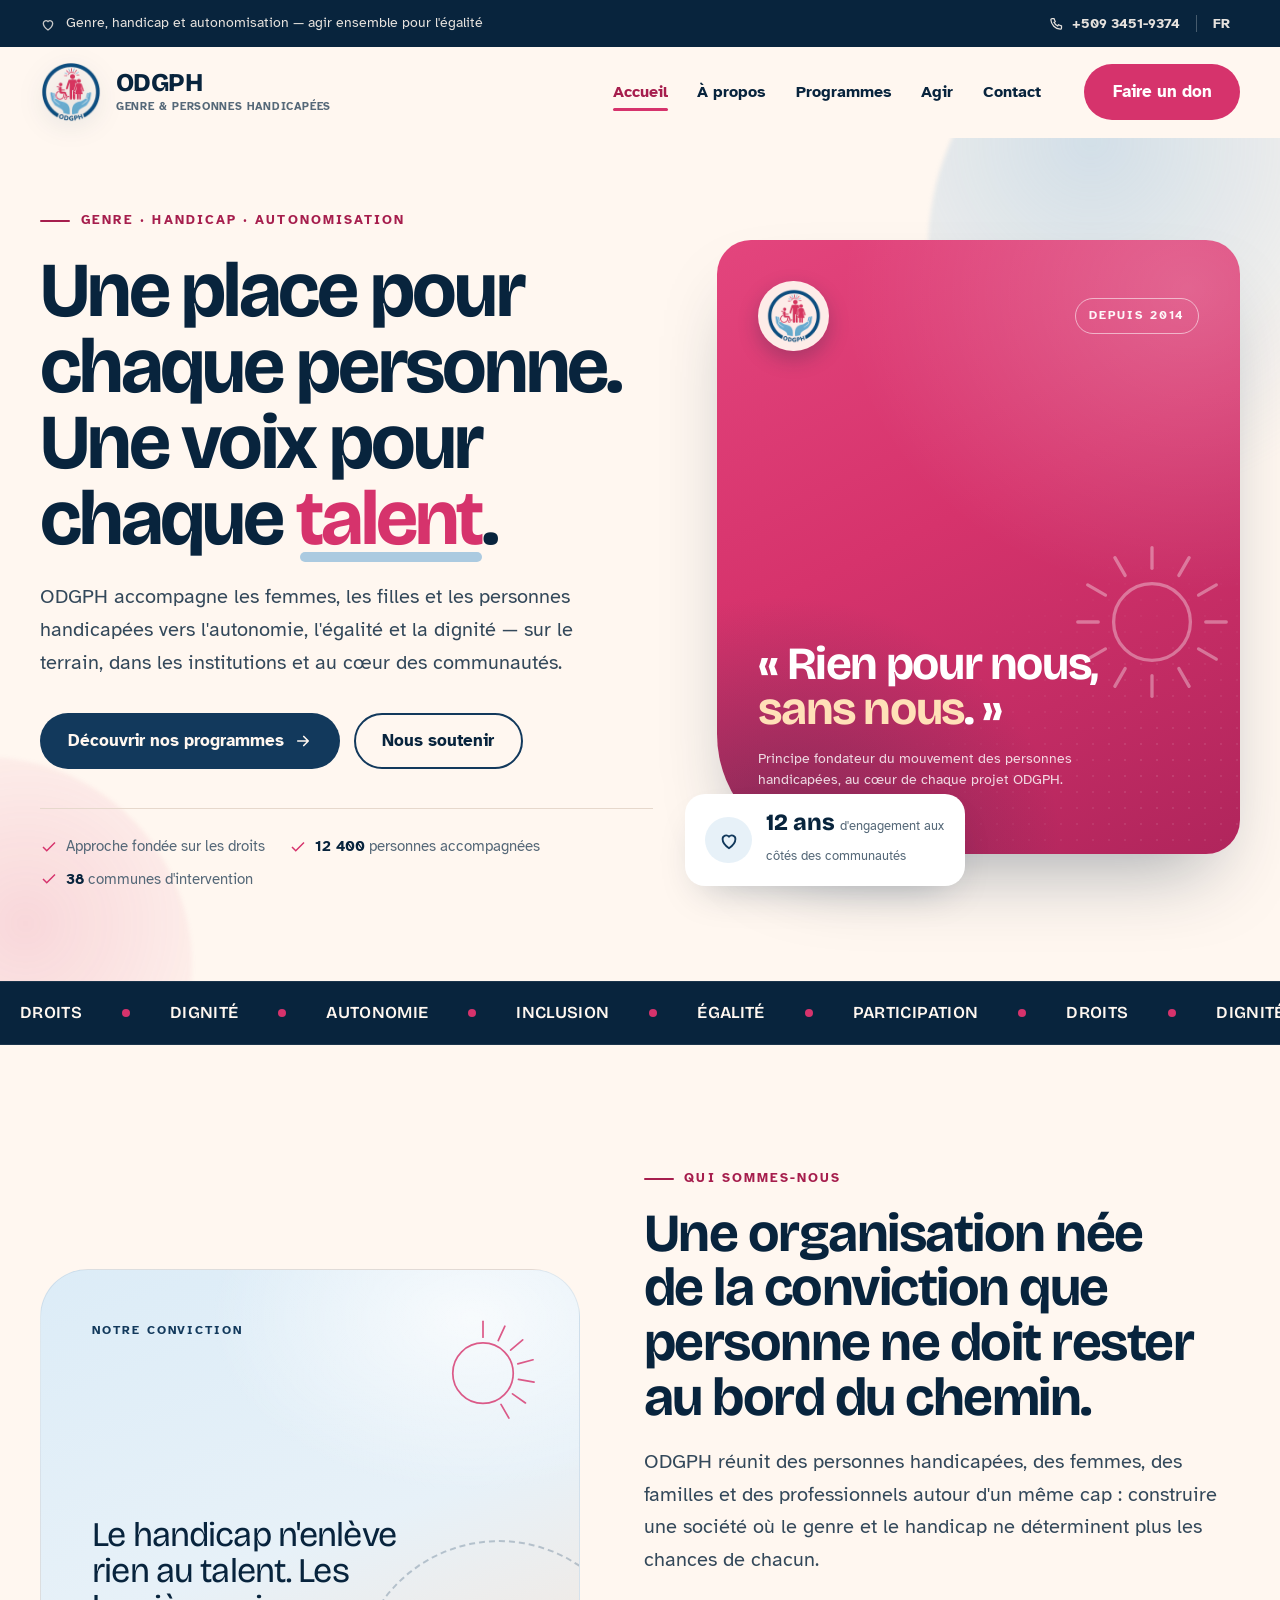
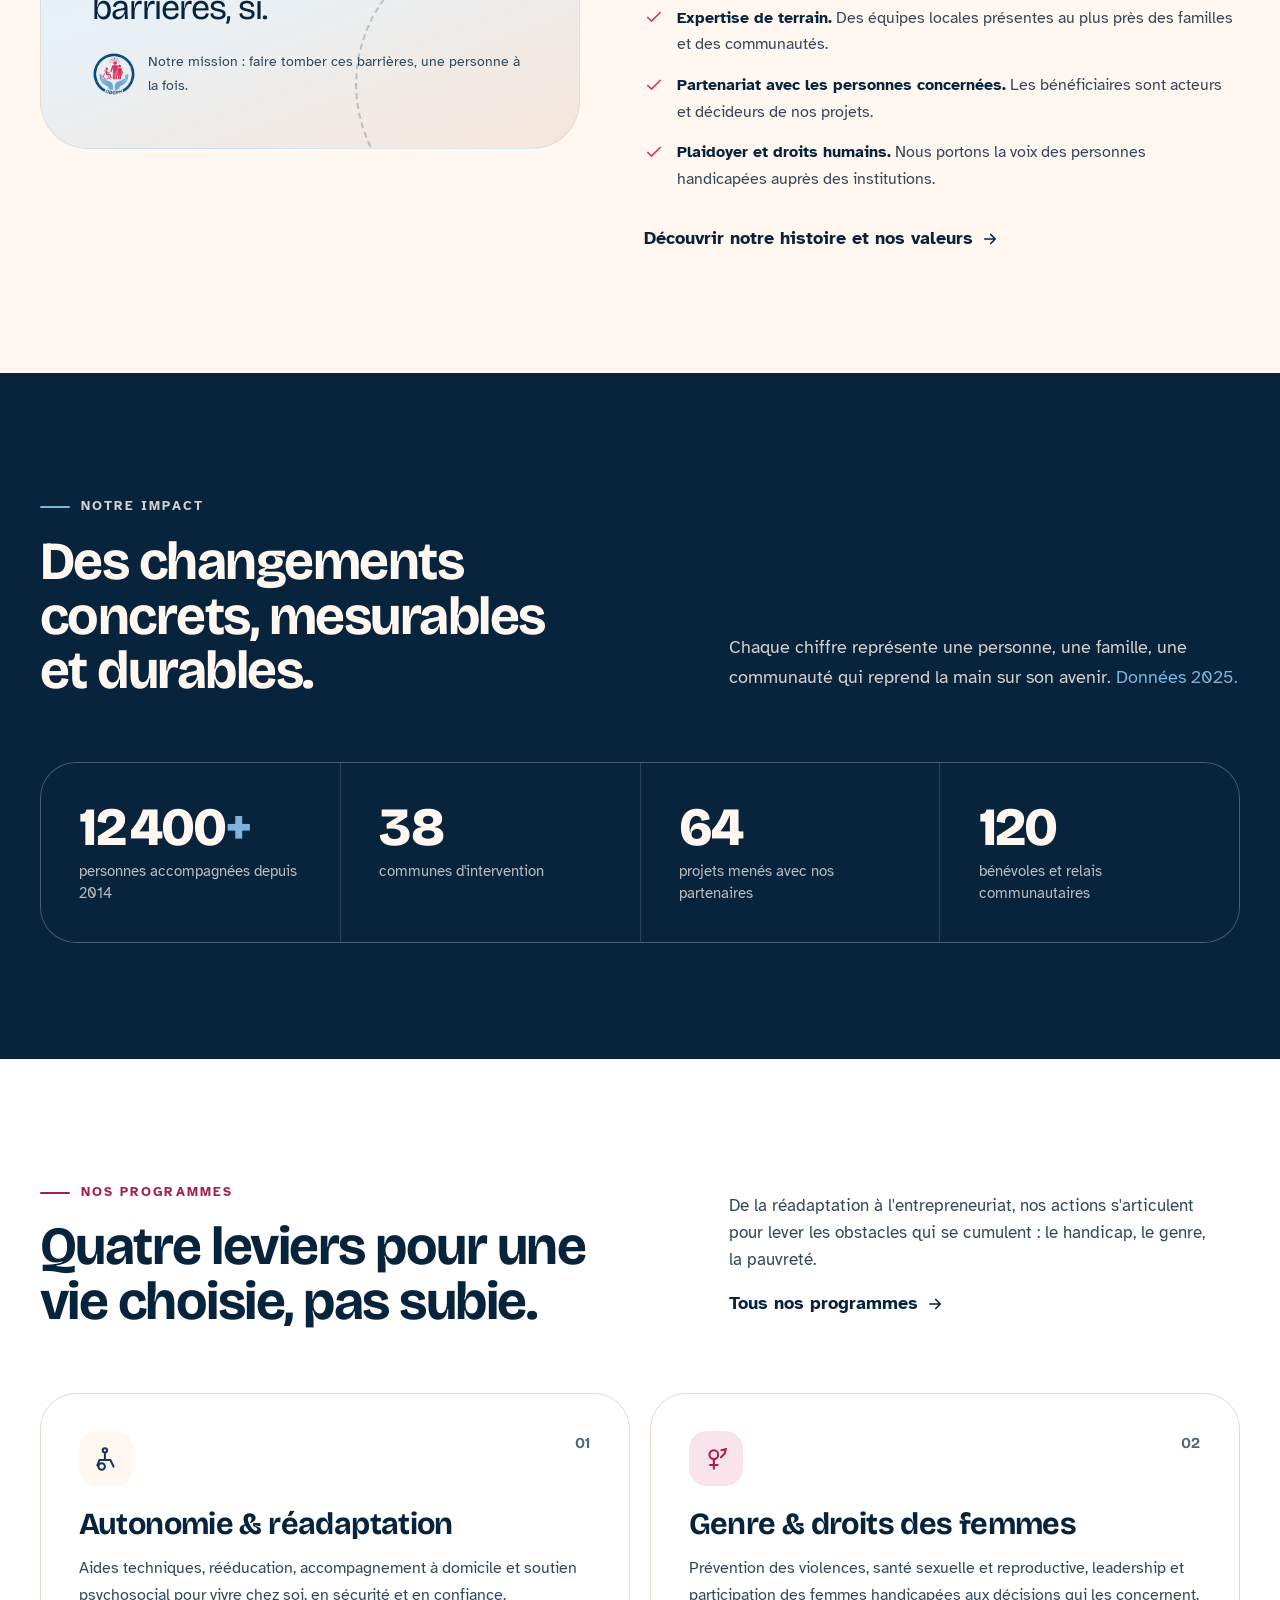
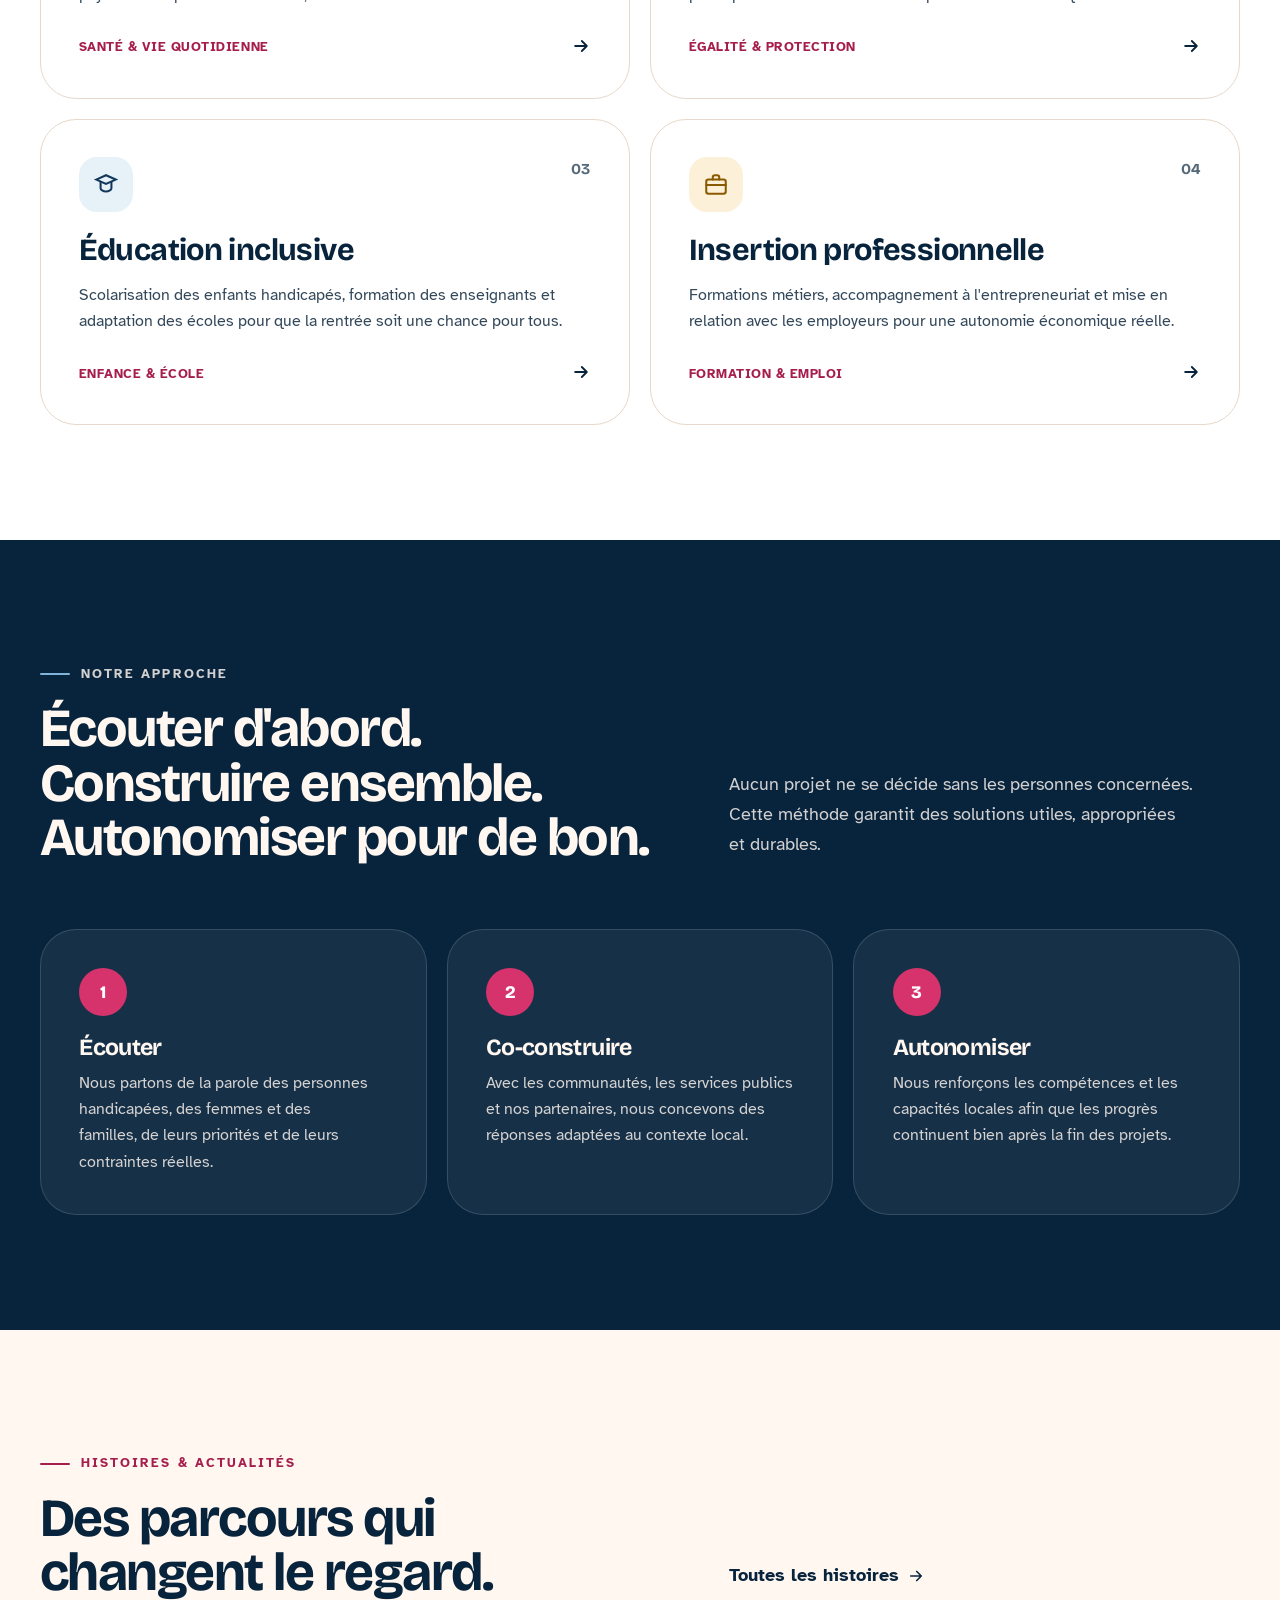
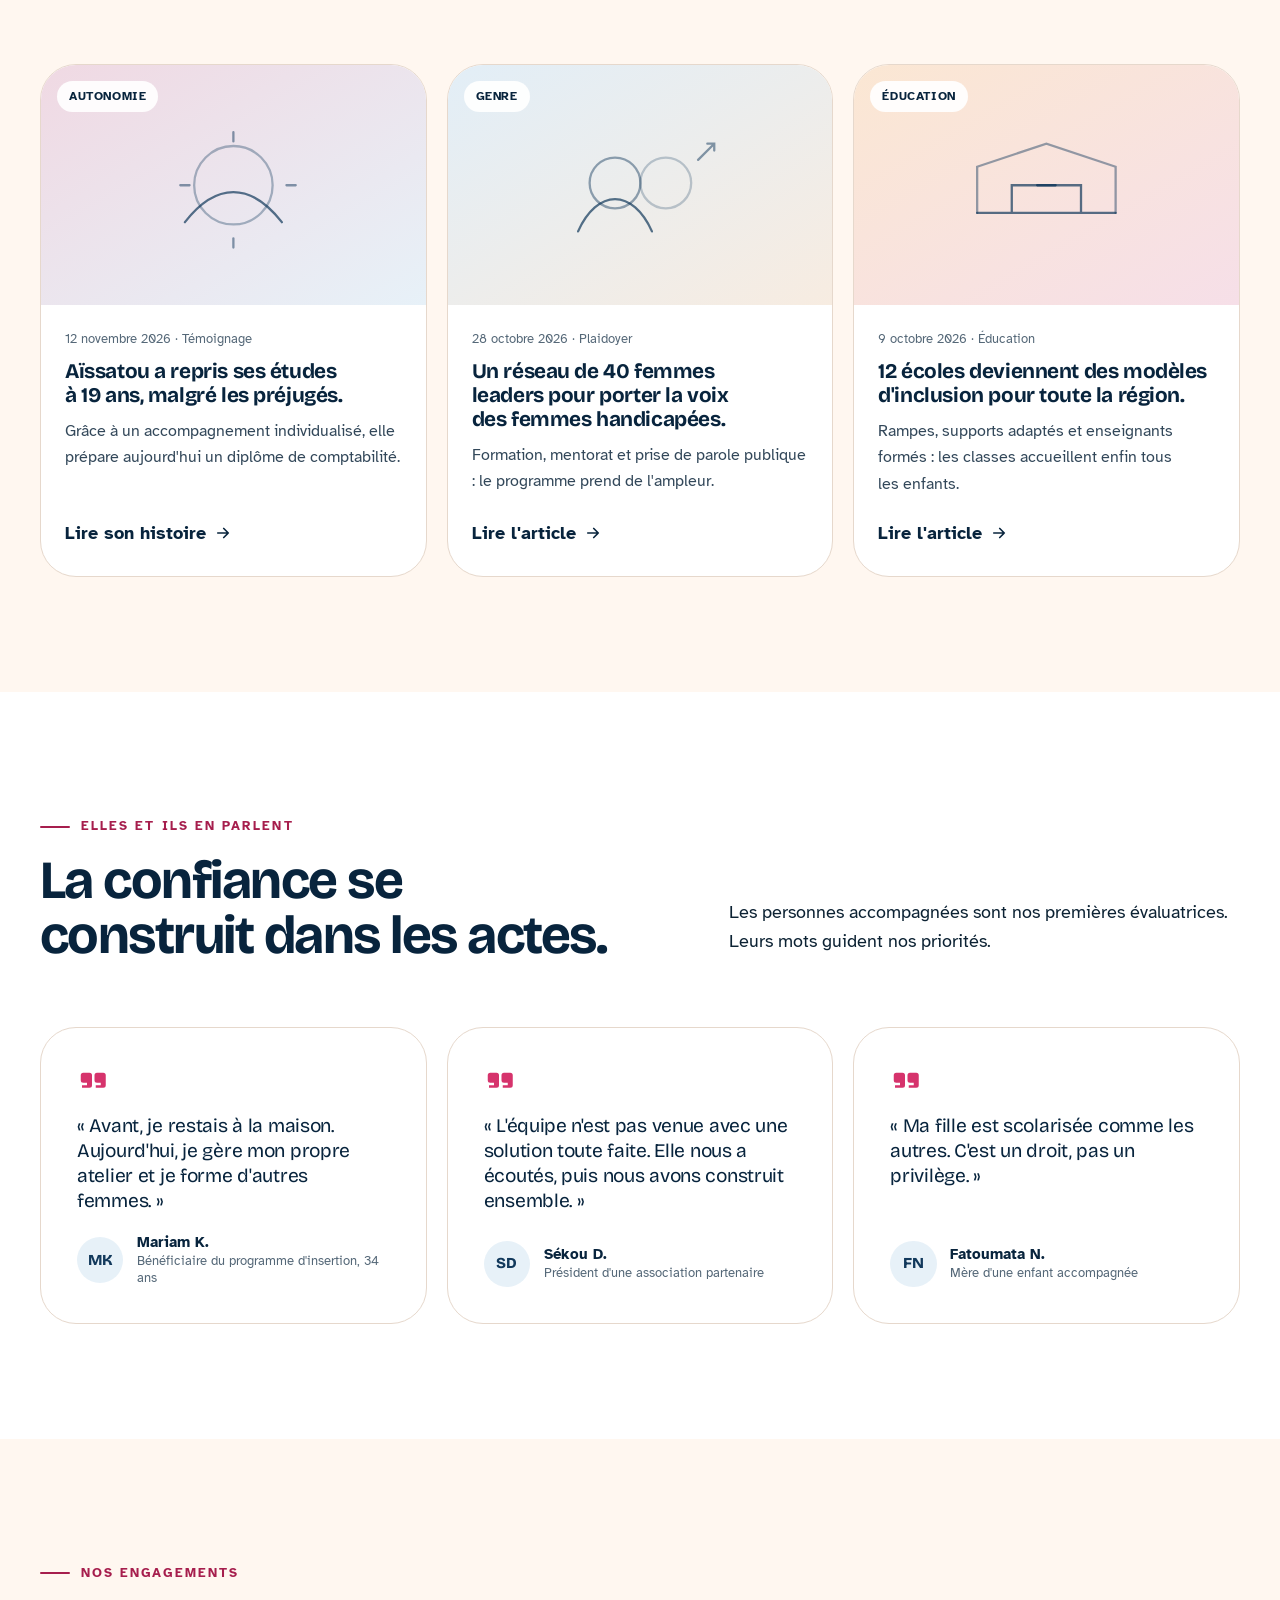
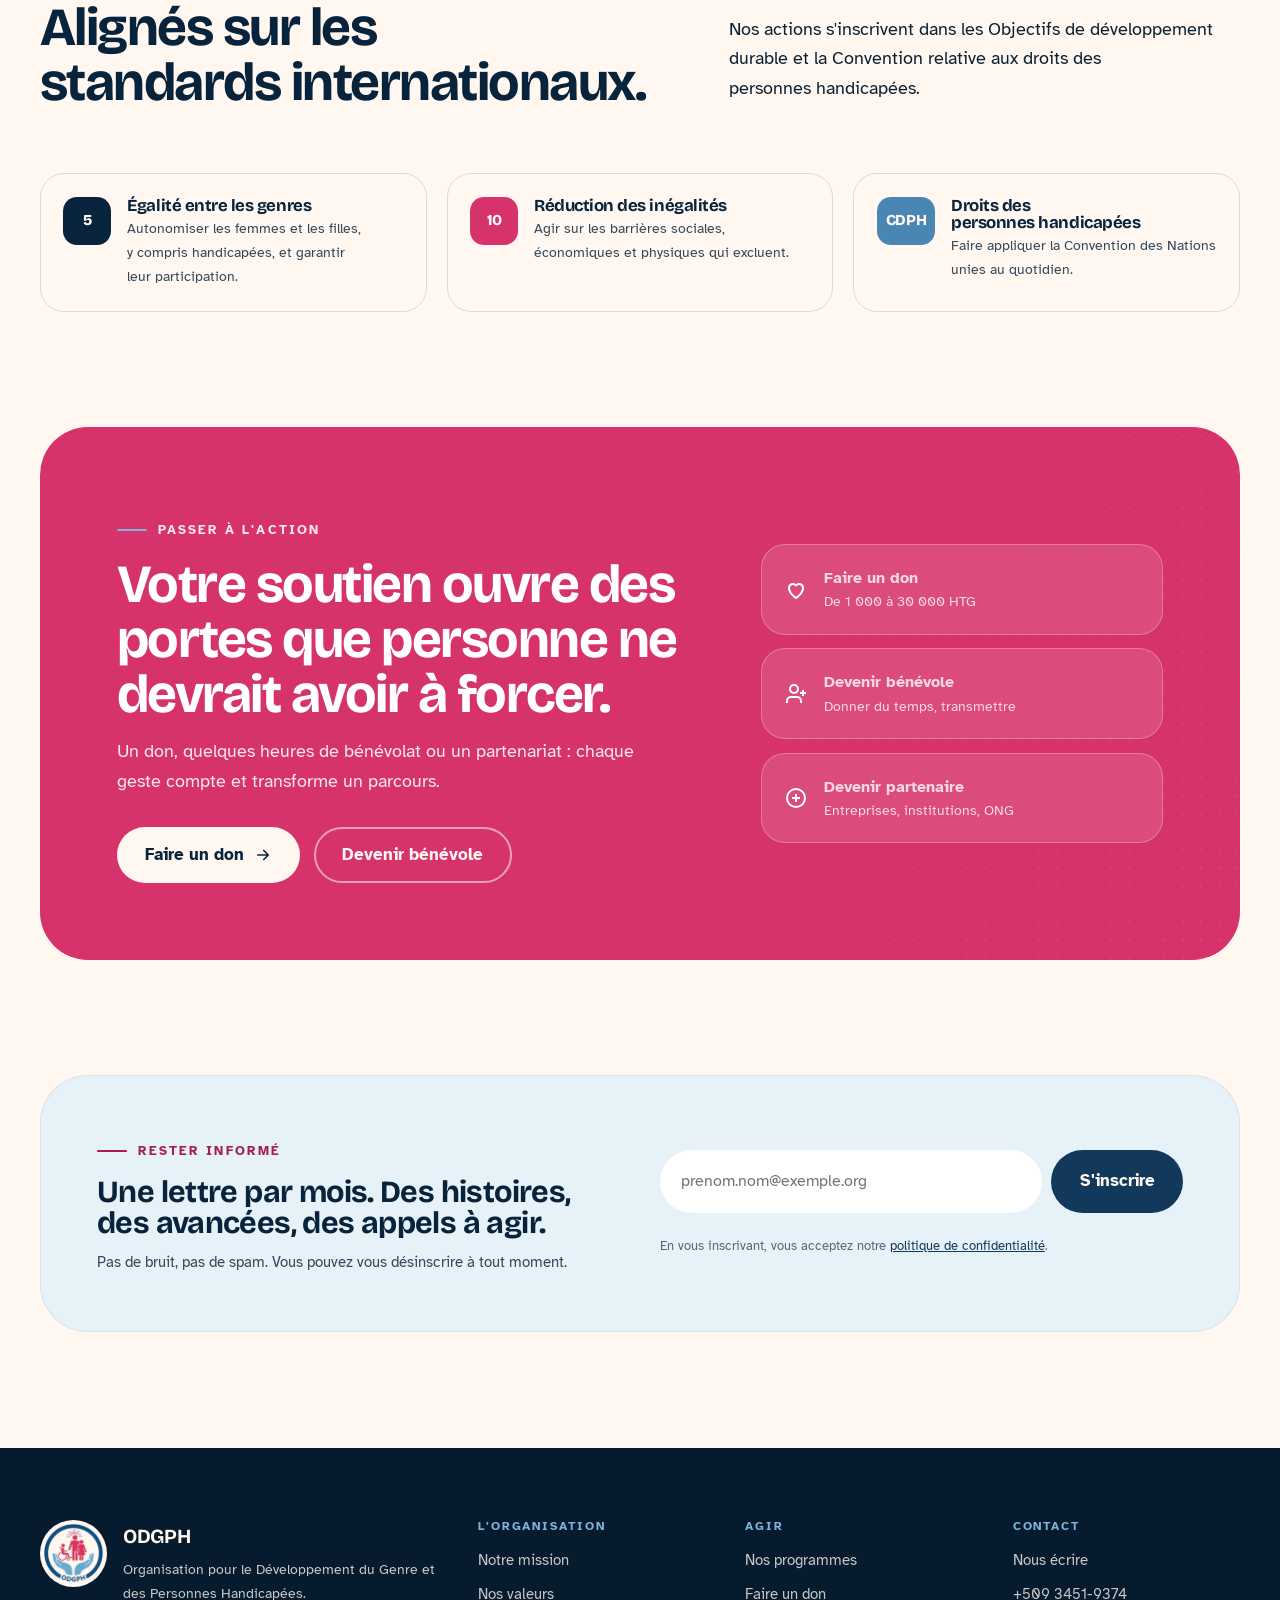
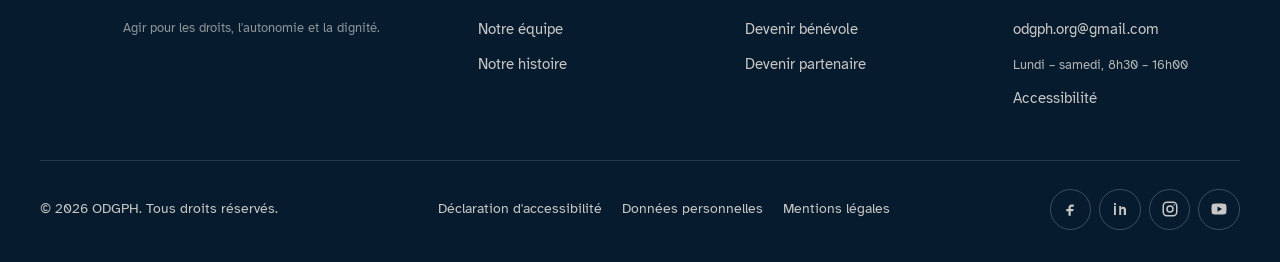
<file: index.html>
<!DOCTYPE html>
<html lang="fr">
<head>
  <meta charset="utf-8">
  <meta name="viewport" content="width=device-width, initial-scale=1">
  <title>ODGPH — Organisation pour le Développement du Genre et des Personnes Handicapées</title>
  <meta name="description" content="ODGPH œuvre pour les droits, l'autonomie et la dignité des femmes, des filles et des personnes handicapées : autonomie, éducation inclusive, insertion professionnelle et égalité de genre.">
  <meta name="theme-color" content="#08243d">
  <meta property="og:title" content="ODGPH — Une place pour chaque personne">
  <meta property="og:description" content="Genre, handicap, autonomisation : ensemble, faisons de l'inclusion une réalité.">
  <meta property="og:type" content="website">
  <meta property="og:locale" content="fr_FR">
  <link rel="icon" href="assets/img/favicon-32.png" sizes="32x32">
  <link rel="apple-touch-icon" href="assets/img/apple-touch-icon.png">
  <link rel="preload" href="assets/fonts/bricolage-grotesque.woff2" as="font" type="font/woff2" crossorigin>
  <link rel="preload" href="assets/fonts/atkinson-400-normal.woff2" as="font" type="font/woff2" crossorigin>
  <link rel="stylesheet" href="assets/css/style.css">
</head>
<body>
  <a class="skip-link" href="#main">Aller au contenu principal</a>

  <!-- Barre utilitaires -->
  <div class="topbar">
    <div class="container topbar__inner">
      <p class="topbar__note">
        <svg width="16" height="16" viewBox="0 0 24 24" fill="none" stroke="currentColor" stroke-width="2" aria-hidden="true"><path d="M12 21s-7-4.6-7-10a4 4 0 0 1 7-2.6A4 4 0 0 1 19 11c0 5.4-7 10-7 10Z"/></svg>
        <span>Genre, handicap et autonomisation — agir ensemble pour l'égalité</span>
      </p>
      <div class="topbar__actions">
        <a class="topbar__link" href="tel:+50934519374">
          <svg width="15" height="15" viewBox="0 0 24 24" fill="none" stroke="currentColor" stroke-width="2" aria-hidden="true"><path d="M5 4h3l2 5-2 1a12 12 0 0 0 6 6l1-2 5 2v3a2 2 0 0 1-2 2A16 16 0 0 1 3 6a2 2 0 0 1 2-2Z"/></svg>
          <span>+509 3451-9374</span>
        </a>
        <span class="topbar__sep" aria-hidden="true"></span>
        <a class="topbar__link" href="accessibilite.html" hreflang="fr">FR</a>
      </div>
    </div>
  </div>

  <!-- En-tête -->
  <header class="header">
    <div class="container header__inner">
      <a class="brand" href="index.html" aria-label="ODGPH — retour à l'accueil">
        <img class="brand__logo" src="assets/img/logo-mark.png" width="512" height="512" alt="">
        <span class="brand__text">
          <span class="brand__acronym">ODGPH</span>
          <span class="brand__full">Genre &amp; Personnes Handicapées</span>
        </span>
      </a>

      <nav class="nav" aria-label="Navigation principale">
        <ul class="nav__list">
          <li><a class="nav__link" href="index.html" aria-current="page">Accueil</a></li>
          <li><a class="nav__link" href="a-propos.html">À propos</a></li>
          <li><a class="nav__link" href="programmes.html">Programmes</a></li>
          <li><a class="nav__link" href="agir.html">Agir</a></li>
          <li><a class="nav__link" href="contact.html">Contact</a></li>
        </ul>
        <a class="btn btn--rose nav__cta" href="agir.html#don">Faire un don</a>
      </nav>

      <button class="nav-toggle" type="button" aria-expanded="false" aria-controls="drawer">
        <span class="nav-toggle__bars" aria-hidden="true"><span></span><span></span><span></span></span>
        Menu
      </button>
    </div>
  </header>

  <!-- Tiroir mobile -->
  <div class="drawer" id="drawer" role="dialog" aria-modal="true" aria-label="Menu de navigation" hidden>
    <div class="drawer__scrim"></div>
    <div class="drawer__panel">
      <div class="drawer__head">
        <a class="brand" href="index.html" aria-label="ODGPH — accueil">
          <img class="brand__logo" src="assets/img/logo-mark.png" width="512" height="512" alt="">
          <span class="brand__text"><span class="brand__acronym">ODGPH</span></span>
        </a>
        <button class="drawer__close" type="button" aria-label="Fermer le menu">
          <svg width="18" height="18" viewBox="0 0 24 24" fill="none" stroke="currentColor" stroke-width="2.4" stroke-linecap="round" aria-hidden="true"><path d="M6 6l12 12M18 6L6 18"/></svg>
        </button>
      </div>
      <nav class="drawer__nav" aria-label="Navigation mobile">
        <a class="drawer__link" href="index.html" aria-current="page">Accueil <span aria-hidden="true">→</span></a>
        <a class="drawer__link" href="a-propos.html">À propos <span aria-hidden="true">→</span></a>
        <a class="drawer__link" href="programmes.html">Programmes <span aria-hidden="true">→</span></a>
        <a class="drawer__link" href="agir.html">Agir <span aria-hidden="true">→</span></a>
        <a class="drawer__link" href="contact.html">Contact <span aria-hidden="true">→</span></a>
        <a class="drawer__link" href="accessibilite.html">Accessibilité <span aria-hidden="true">→</span></a>
      </nav>
      <div class="drawer__foot">
        <a class="btn btn--rose btn--block" href="agir.html#don">Faire un don</a>
        <a class="btn btn--outline btn--block" href="tel:+50934519374">+509 3451-9374</a>
      </div>
    </div>
  </div>

  <main id="main">
    <!-- Hero -->
    <section class="hero" aria-labelledby="hero-title">
      <div class="blob blob--sky" aria-hidden="true"></div>
      <div class="blob blob--rose" aria-hidden="true"></div>
      <div class="container hero__grid">
        <div class="hero__content">
          <p class="eyebrow">Genre · Handicap · Autonomisation</p>
          <h1 class="display hero__title" id="hero-title">
            Une place pour<br>chaque personne.<br>Une voix pour<br>chaque <span class="accent">talent</span>.
          </h1>
          <p class="lead hero__lead">
            ODGPH accompagne les femmes, les filles et les personnes handicapées vers
            l'autonomie, l'égalité et la dignité — sur le terrain, dans les institutions
            et au cœur des communautés.
          </p>
          <div class="hero__actions">
            <a class="btn btn--navy" href="programmes.html">
              Découvrir nos programmes
              <svg width="18" height="18" viewBox="0 0 24 24" fill="none" stroke="currentColor" stroke-width="2.2" stroke-linecap="round" stroke-linejoin="round" aria-hidden="true"><path d="M5 12h14M13 6l6 6-6 6"/></svg>
            </a>
            <a class="btn btn--outline" href="agir.html">Nous soutenir</a>
          </div>
          <div class="hero__proof">
            <span class="hero__proof-item">
              <svg width="18" height="18" viewBox="0 0 24 24" fill="none" stroke="currentColor" stroke-width="2" aria-hidden="true"><path d="m4 12 5 5L20 6"/></svg>
              Approche fondée sur les droits
            </span>
            <span class="hero__proof-item">
              <svg width="18" height="18" viewBox="0 0 24 24" fill="none" stroke="currentColor" stroke-width="2" aria-hidden="true"><path d="m4 12 5 5L20 6"/></svg>
              <span><strong>12 400</strong> personnes accompagnées</span>
            </span>
            <span class="hero__proof-item">
              <svg width="18" height="18" viewBox="0 0 24 24" fill="none" stroke="currentColor" stroke-width="2" aria-hidden="true"><path d="m4 12 5 5L20 6"/></svg>
              <span><strong>38</strong> communes d'intervention</span>
            </span>
          </div>
        </div>

        <div class="hero__visual">
          <div class="poster">
            <div class="poster__top">
              <span class="poster__badge">
                <img src="assets/img/logo-mark.png" width="512" height="512" alt="">
              </span>
              <span class="poster__tag">Depuis 2014</span>
            </div>

            <svg class="poster__sun" viewBox="0 0 200 200" fill="none" stroke="currentColor" stroke-width="2.6" stroke-linecap="round" aria-hidden="true">
              <circle cx="100" cy="100" r="30"/>
              <line x1="100" y1="58" x2="100" y2="42"/>
              <line x1="100" y1="58" x2="100" y2="42" transform="rotate(30 100 100)"/>
              <line x1="100" y1="58" x2="100" y2="42" transform="rotate(60 100 100)"/>
              <line x1="100" y1="58" x2="100" y2="42" transform="rotate(90 100 100)"/>
              <line x1="100" y1="58" x2="100" y2="42" transform="rotate(120 100 100)"/>
              <line x1="100" y1="58" x2="100" y2="42" transform="rotate(150 100 100)"/>
              <line x1="100" y1="58" x2="100" y2="42" transform="rotate(180 100 100)"/>
              <line x1="100" y1="58" x2="100" y2="42" transform="rotate(210 100 100)"/>
              <line x1="100" y1="58" x2="100" y2="42" transform="rotate(240 100 100)"/>
              <line x1="100" y1="58" x2="100" y2="42" transform="rotate(270 100 100)"/>
              <line x1="100" y1="58" x2="100" y2="42" transform="rotate(300 100 100)"/>
              <line x1="100" y1="58" x2="100" y2="42" transform="rotate(330 100 100)"/>
            </svg>

            <div>
              <p class="poster__quote">« Rien pour nous,<br><span class="mark">sans nous</span>. »</p>
              <cite class="poster__cite">Principe fondateur du mouvement des personnes handicapées, au cœur de chaque projet ODGPH.</cite>
            </div>
          </div>

          <div class="stat-float">
            <span class="stat-float__icon">
              <svg width="22" height="22" viewBox="0 0 24 24" fill="none" stroke="currentColor" stroke-width="2" aria-hidden="true"><path d="M12 21s-7-4.6-7-10a4 4 0 0 1 7-2.6A4 4 0 0 1 19 11c0 5.4-7 10-7 10Z"/></svg>
            </span>
            <span>
              <span class="stat-float__num">12 ans</span>
              <span class="stat-float__label">d'engagement aux côtés des communautés</span>
            </span>
          </div>
        </div>
      </div>
    </section>

    <!-- Bandeau valeurs -->
    <div class="marquee" aria-hidden="true">
      <div class="marquee__track">
        <div class="marquee__group">
          <span class="marquee__item">Droits</span>
          <span class="marquee__item">Dignité</span>
          <span class="marquee__item">Autonomie</span>
          <span class="marquee__item">Inclusion</span>
          <span class="marquee__item">Égalité</span>
          <span class="marquee__item">Participation</span>
        </div>
        <div class="marquee__group">
          <span class="marquee__item">Droits</span>
          <span class="marquee__item">Dignité</span>
          <span class="marquee__item">Autonomie</span>
          <span class="marquee__item">Inclusion</span>
          <span class="marquee__item">Égalité</span>
          <span class="marquee__item">Participation</span>
        </div>
      </div>
    </div>

    <!-- Mission -->
    <section class="section section--cream" id="mission" aria-labelledby="mission-title">
      <div class="container mission__grid">
        <div class="mission__panel reveal">
          <span class="mission__panel-label">Notre conviction</span>
          <svg class="mission__panel-sun" viewBox="0 0 200 200" fill="none" stroke="currentColor" stroke-width="2.4" stroke-linecap="round" aria-hidden="true">
            <circle cx="100" cy="110" r="42"/>
            <line x1="100" y1="60" x2="100" y2="38"/>
            <line x1="100" y1="60" x2="100" y2="38" transform="rotate(25 100 110)"/>
            <line x1="100" y1="60" x2="100" y2="38" transform="rotate(50 100 110)"/>
            <line x1="100" y1="60" x2="100" y2="38" transform="rotate(75 100 110)"/>
            <line x1="100" y1="60" x2="100" y2="38" transform="rotate(100 100 110)"/>
            <line x1="100" y1="60" x2="100" y2="38" transform="rotate(125 100 110)"/>
            <line x1="100" y1="60" x2="100" y2="38" transform="rotate(150 100 110)"/>
          </svg>
          <div>
            <p class="mission__panel-quote">Le handicap n'enlève rien au talent. Les barrières, si.</p>
            <div class="mission__panel-meta">
              <img src="assets/img/logo-mark.png" width="512" height="512" alt="">
              <span>Notre mission : faire tomber ces barrières, une personne à la fois.</span>
            </div>
          </div>
        </div>

        <div class="reveal">
          <p class="eyebrow">Qui sommes-nous</p>
          <h2 class="h2" id="mission-title" style="margin-top: 1rem;">
            Une organisation née de la conviction que personne ne doit rester au bord du chemin.
          </h2>
          <p class="lead" style="margin-top: 1.35rem;">
            ODGPH réunit des personnes handicapées, des femmes, des familles et des
            professionnels autour d'un même cap : construire une société où le genre
            et le handicap ne déterminent plus les chances de chacun.
          </p>
          <ul class="mini-list">
            <li>
              <svg width="20" height="20" viewBox="0 0 24 24" fill="none" stroke="currentColor" stroke-width="2" aria-hidden="true"><path d="m4 12 5 5L20 6"/></svg>
              <span><strong>Expertise de terrain.</strong> Des équipes locales présentes au plus près des familles et des communautés.</span>
            </li>
            <li>
              <svg width="20" height="20" viewBox="0 0 24 24" fill="none" stroke="currentColor" stroke-width="2" aria-hidden="true"><path d="m4 12 5 5L20 6"/></svg>
              <span><strong>Partenariat avec les personnes concernées.</strong> Les bénéficiaires sont acteurs et décideurs de nos projets.</span>
            </li>
            <li>
              <svg width="20" height="20" viewBox="0 0 24 24" fill="none" stroke="currentColor" stroke-width="2" aria-hidden="true"><path d="m4 12 5 5L20 6"/></svg>
              <span><strong>Plaidoyer et droits humains.</strong> Nous portons la voix des personnes handicapées auprès des institutions.</span>
            </li>
          </ul>
          <p style="margin-top: 2rem;">
            <a class="link-arrow" href="a-propos.html">
              Découvrir notre histoire et nos valeurs
              <svg width="18" height="18" viewBox="0 0 24 24" fill="none" stroke="currentColor" stroke-width="2.2" stroke-linecap="round" stroke-linejoin="round" aria-hidden="true"><path d="M5 12h14M13 6l6 6-6 6"/></svg>
            </a>
          </p>
        </div>
      </div>
    </section>

    <!-- Chiffres -->
    <section class="section section--navy" aria-labelledby="impact-title">
      <div class="container">
        <div class="section-head">
          <div>
            <p class="eyebrow eyebrow--light">Notre impact</p>
            <h2 class="h2" id="impact-title" style="margin-top: 1rem;">Des changements concrets, mesurables et durables.</h2>
          </div>
          <p class="section-head__aside">
            Chaque chiffre représente une personne, une famille, une communauté qui
            reprend la main sur son avenir. <span style="color: var(--sky);">Données 2025.</span>
          </p>
        </div>

        <div class="stats reveal">
          <div class="stat">
            <span class="stat__num"><span data-count="12400">12 400</span><span class="suffix">+</span></span>
            <span class="stat__label">personnes accompagnées depuis 2014</span>
          </div>
          <div class="stat">
            <span class="stat__num"><span data-count="38">38</span></span>
            <span class="stat__label">communes d'intervention</span>
          </div>
          <div class="stat">
            <span class="stat__num"><span data-count="64">64</span></span>
            <span class="stat__label">projets menés avec nos partenaires</span>
          </div>
          <div class="stat">
            <span class="stat__num"><span data-count="120">120</span></span>
            <span class="stat__label">bénévoles et relais communautaires</span>
          </div>
        </div>
      </div>
    </section>

    <!-- Programmes -->
    <section class="section section--white" id="programmes" aria-labelledby="programmes-title">
      <div class="container">
        <div class="section-head">
          <div>
            <p class="eyebrow">Nos programmes</p>
            <h2 class="h2" id="programmes-title" style="margin-top: 1rem;">Quatre leviers pour une vie choisie, pas subie.</h2>
          </div>
          <div class="section-head__aside">
            <p class="lead" style="font-size: 1.05rem;">
              De la réadaptation à l'entrepreneuriat, nos actions s'articulent pour
              lever les obstacles qui se cumulent : le handicap, le genre, la pauvreté.
            </p>
            <p style="margin-top: 1rem;">
              <a class="link-arrow" href="programmes.html">Tous nos programmes
                <svg width="18" height="18" viewBox="0 0 24 24" fill="none" stroke="currentColor" stroke-width="2.2" stroke-linecap="round" stroke-linejoin="round" aria-hidden="true"><path d="M5 12h14M13 6l6 6-6 6"/></svg>
              </a>
            </p>
          </div>
        </div>

        <div class="cards">
          <a class="card reveal" href="programmes.html#autonomie">
            <div class="card__top">
              <span class="card__icon">
                <svg width="26" height="26" viewBox="0 0 24 24" fill="none" stroke="currentColor" stroke-width="1.9" stroke-linecap="round" aria-hidden="true"><circle cx="11" cy="4" r="2"/><path d="M11 7v6h5l3 6M11 13H6l-2 5"/><circle cx="8" cy="19" r="3"/></svg>
              </span>
              <span class="card__num">01</span>
            </div>
            <h3 class="h3 card__title">Autonomie &amp; réadaptation</h3>
            <p class="card__text">
              Aides techniques, rééducation, accompagnement à domicile et soutien
              psychosocial pour vivre chez soi, en sécurité et en confiance.
            </p>
            <div class="card__foot">
              <span class="card__meta">Santé &amp; vie quotidienne</span>
              <span class="link-arrow" aria-hidden="true">
                <svg width="20" height="20" viewBox="0 0 24 24" fill="none" stroke="currentColor" stroke-width="2.2" stroke-linecap="round" stroke-linejoin="round"><path d="M5 12h14M13 6l6 6-6 6"/></svg>
              </span>
            </div>
          </a>

          <a class="card reveal" href="programmes.html#genre">
            <div class="card__top">
              <span class="card__icon">
                <svg width="26" height="26" viewBox="0 0 24 24" fill="none" stroke="currentColor" stroke-width="1.9" stroke-linecap="round" aria-hidden="true"><circle cx="10" cy="8" r="4"/><path d="M10 12v9M6.5 17.5h7M17 4l4-1-1 4-3.5 3.5"/></svg>
              </span>
              <span class="card__num">02</span>
            </div>
            <h3 class="h3 card__title">Genre &amp; droits des femmes</h3>
            <p class="card__text">
              Prévention des violences, santé sexuelle et reproductive, leadership
              et participation des femmes handicapées aux décisions qui les concernent.
            </p>
            <div class="card__foot">
              <span class="card__meta">Égalité &amp; protection</span>
              <span class="link-arrow" aria-hidden="true">
                <svg width="20" height="20" viewBox="0 0 24 24" fill="none" stroke="currentColor" stroke-width="2.2" stroke-linecap="round" stroke-linejoin="round"><path d="M5 12h14M13 6l6 6-6 6"/></svg>
              </span>
            </div>
          </a>

          <a class="card reveal" href="programmes.html#education">
            <div class="card__top">
              <span class="card__icon">
                <svg width="26" height="26" viewBox="0 0 24 24" fill="none" stroke="currentColor" stroke-width="1.9" stroke-linecap="round" aria-hidden="true"><path d="M3 7l9-4 9 4-9 4-9-4Z"/><path d="M7 9v6c0 1.5 2.2 3 5 3s5-1.5 5-3V9"/></svg>
              </span>
              <span class="card__num">03</span>
            </div>
            <h3 class="h3 card__title">Éducation inclusive</h3>
            <p class="card__text">
              Scolarisation des enfants handicapés, formation des enseignants et
              adaptation des écoles pour que la rentrée soit une chance pour tous.
            </p>
            <div class="card__foot">
              <span class="card__meta">Enfance &amp; école</span>
              <span class="link-arrow" aria-hidden="true">
                <svg width="20" height="20" viewBox="0 0 24 24" fill="none" stroke="currentColor" stroke-width="2.2" stroke-linecap="round" stroke-linejoin="round"><path d="M5 12h14M13 6l6 6-6 6"/></svg>
              </span>
            </div>
          </a>

          <a class="card reveal" href="programmes.html#emploi">
            <div class="card__top">
              <span class="card__icon">
                <svg width="26" height="26" viewBox="0 0 24 24" fill="none" stroke="currentColor" stroke-width="1.9" stroke-linecap="round" aria-hidden="true"><rect x="3" y="7" width="18" height="13" rx="2"/><path d="M9 7V5a2 2 0 0 1 2-2h2a2 2 0 0 1 2 2v2M3 12h18"/></svg>
              </span>
              <span class="card__num">04</span>
            </div>
            <h3 class="h3 card__title">Insertion professionnelle</h3>
            <p class="card__text">
              Formations métiers, accompagnement à l'entrepreneuriat et mise en
              relation avec les employeurs pour une autonomie économique réelle.
            </p>
            <div class="card__foot">
              <span class="card__meta">Formation &amp; emploi</span>
              <span class="link-arrow" aria-hidden="true">
                <svg width="20" height="20" viewBox="0 0 24 24" fill="none" stroke="currentColor" stroke-width="2.2" stroke-linecap="round" stroke-linejoin="round"><path d="M5 12h14M13 6l6 6-6 6"/></svg>
              </span>
            </div>
          </a>
        </div>
      </div>
    </section>

    <!-- Approche -->
    <section class="section section--navy" aria-labelledby="approche-title">
      <div class="container">
        <div class="section-head">
          <div>
            <p class="eyebrow eyebrow--light">Notre approche</p>
            <h2 class="h2" id="approche-title" style="margin-top: 1rem;">Écouter d'abord. Construire ensemble. Autonomiser pour de bon.</h2>
          </div>
          <p class="section-head__aside">
            Aucun projet ne se décide sans les personnes concernées. Cette méthode
            garantit des solutions utiles, appropriées et durables.
          </p>
        </div>
        <div class="steps">
          <article class="step reveal">
            <span class="step__num" aria-hidden="true">1</span>
            <h3>Écouter</h3>
            <p>Nous partons de la parole des personnes handicapées, des femmes et des familles, de leurs priorités et de leurs contraintes réelles.</p>
          </article>
          <article class="step reveal">
            <span class="step__num" aria-hidden="true">2</span>
            <h3>Co-construire</h3>
            <p>Avec les communautés, les services publics et nos partenaires, nous concevons des réponses adaptées au contexte local.</p>
          </article>
          <article class="step reveal">
            <span class="step__num" aria-hidden="true">3</span>
            <h3>Autonomiser</h3>
            <p>Nous renforçons les compétences et les capacités locales afin que les progrès continuent bien après la fin des projets.</p>
          </article>
        </div>
      </div>
    </section>

    <!-- Histoires -->
    <section class="section section--cream" aria-labelledby="histoires-title">
      <div class="container">
        <div class="section-head">
          <div>
            <p class="eyebrow">Histoires &amp; actualités</p>
            <h2 class="h2" id="histoires-title" style="margin-top: 1rem;">Des parcours qui changent le regard.</h2>
          </div>
          <div class="section-head__aside">
            <a class="link-arrow" href="programmes.html#histoires">Toutes les histoires
              <svg width="18" height="18" viewBox="0 0 24 24" fill="none" stroke="currentColor" stroke-width="2.2" stroke-linecap="round" stroke-linejoin="round" aria-hidden="true"><path d="M5 12h14M13 6l6 6-6 6"/></svg>
            </a>
          </div>
        </div>

        <div class="stories">
          <a class="story reveal" href="programmes.html#histoires">
            <div class="story__media" aria-hidden="true">
              <span class="story__tag">Autonomie</span>
              <svg viewBox="0 0 200 120" fill="none" stroke="#12395c" stroke-width="2" stroke-linecap="round">
                <circle cx="100" cy="60" r="34" opacity=".35"/>
                <path d="M58 92c14-18 28-26 42-26s28 8 42 26" opacity=".7"/>
                <path d="M100 22v-8M100 106v8M62 60H54M146 60h8" opacity=".5"/>
              </svg>
            </div>
            <div class="story__body">
              <span class="story__date">12 novembre 2026 · Témoignage</span>
              <h3 class="story__title">Aïssatou a repris ses études à 19 ans, malgré les préjugés.</h3>
              <p class="card__text">Grâce à un accompagnement individualisé, elle prépare aujourd'hui un diplôme de comptabilité.</p>
              <span class="link-arrow story__link">Lire son histoire
                <svg width="18" height="18" viewBox="0 0 24 24" fill="none" stroke="currentColor" stroke-width="2.2" stroke-linecap="round" stroke-linejoin="round" aria-hidden="true"><path d="M5 12h14M13 6l6 6-6 6"/></svg>
              </span>
            </div>
          </a>

          <a class="story reveal" href="programmes.html#histoires">
            <div class="story__media" aria-hidden="true">
              <span class="story__tag">Genre</span>
              <svg viewBox="0 0 200 120" fill="none" stroke="#12395c" stroke-width="2" stroke-linecap="round">
                <circle cx="78" cy="58" r="22" opacity=".45"/>
                <circle cx="122" cy="58" r="22" opacity=".25"/>
                <path d="M46 100c8-18 20-28 32-28s24 10 32 28" opacity=".7"/>
                <path d="M150 38l14-14M158 24h6v6" opacity=".5"/>
              </svg>
            </div>
            <div class="story__body">
              <span class="story__date">28 octobre 2026 · Plaidoyer</span>
              <h3 class="story__title">Un réseau de 40 femmes leaders pour porter la voix des femmes handicapées.</h3>
              <p class="card__text">Formation, mentorat et prise de parole publique : le programme prend de l'ampleur.</p>
              <span class="link-arrow story__link">Lire l'article
                <svg width="18" height="18" viewBox="0 0 24 24" fill="none" stroke="currentColor" stroke-width="2.2" stroke-linecap="round" stroke-linejoin="round" aria-hidden="true"><path d="M5 12h14M13 6l6 6-6 6"/></svg>
              </span>
            </div>
          </a>

          <a class="story reveal" href="programmes.html#histoires">
            <div class="story__media" aria-hidden="true">
              <span class="story__tag">Éducation</span>
              <svg viewBox="0 0 200 120" fill="none" stroke="#12395c" stroke-width="2" stroke-linecap="round">
                <path d="M40 84V44l60-20 60 20v40" opacity=".45"/>
                <path d="M40 84h120M70 84V60h60v24" opacity=".7"/>
                <path d="M92 60h16" opacity=".8"/>
              </svg>
            </div>
            <div class="story__body">
              <span class="story__date">9 octobre 2026 · Éducation</span>
              <h3 class="story__title">12 écoles deviennent des modèles d'inclusion pour toute la région.</h3>
              <p class="card__text">Rampes, supports adaptés et enseignants formés : les classes accueillent enfin tous les enfants.</p>
              <span class="link-arrow story__link">Lire l'article
                <svg width="18" height="18" viewBox="0 0 24 24" fill="none" stroke="currentColor" stroke-width="2.2" stroke-linecap="round" stroke-linejoin="round" aria-hidden="true"><path d="M5 12h14M13 6l6 6-6 6"/></svg>
              </span>
            </div>
          </a>
        </div>
      </div>
    </section>

    <!-- Témoignages -->
    <section class="section section--white" aria-labelledby="temoignages-title">
      <div class="container">
        <div class="section-head">
          <div>
            <p class="eyebrow">Elles et ils en parlent</p>
            <h2 class="h2" id="temoignages-title" style="margin-top: 1rem;">La confiance se construit dans les actes.</h2>
          </div>
          <p class="section-head__aside">
            Les personnes accompagnées sont nos premières évaluatrices. Leurs mots
            guident nos priorités.
          </p>
        </div>

        <div class="quotes" data-carousel>
          <figure class="quote reveal">
            <svg class="quote__mark" width="30" height="30" viewBox="0 0 24 24" fill="currentColor" aria-hidden="true"><path d="M9 7H5a2 2 0 0 0-2 2v4a2 2 0 0 0 2 2h3v2H4v2h6a2 2 0 0 0 2-2V9a2 2 0 0 0-2-2Zm11 0h-4a2 2 0 0 0-2 2v4a2 2 0 0 0 2 2h3v2h-4v2h6a2 2 0 0 0 2-2V9a2 2 0 0 0-2-2Z"/></svg>
            <blockquote>« Avant, je restais à la maison. Aujourd'hui, je gère mon propre atelier et je forme d'autres femmes.&nbsp;»</blockquote>
            <figcaption>
              <span class="avatar" aria-hidden="true">MK</span>
              <span>
                <span class="quote__name">Mariam K.</span>
                <span class="quote__role">Bénéficiaire du programme d'insertion, 34 ans</span>
              </span>
            </figcaption>
          </figure>

          <figure class="quote reveal">
            <svg class="quote__mark" width="30" height="30" viewBox="0 0 24 24" fill="currentColor" aria-hidden="true"><path d="M9 7H5a2 2 0 0 0-2 2v4a2 2 0 0 0 2 2h3v2H4v2h6a2 2 0 0 0 2-2V9a2 2 0 0 0-2-2Zm11 0h-4a2 2 0 0 0-2 2v4a2 2 0 0 0 2 2h3v2h-4v2h6a2 2 0 0 0 2-2V9a2 2 0 0 0-2-2Z"/></svg>
            <blockquote>« L'équipe n'est pas venue avec une solution toute faite. Elle nous a écoutés, puis nous avons construit ensemble.&nbsp;»</blockquote>
            <figcaption>
              <span class="avatar" aria-hidden="true">SD</span>
              <span>
                <span class="quote__name">Sékou D.</span>
                <span class="quote__role">Président d'une association partenaire</span>
              </span>
            </figcaption>
          </figure>

          <figure class="quote reveal">
            <svg class="quote__mark" width="30" height="30" viewBox="0 0 24 24" fill="currentColor" aria-hidden="true"><path d="M9 7H5a2 2 0 0 0-2 2v4a2 2 0 0 0 2 2h3v2H4v2h6a2 2 0 0 0 2-2V9a2 2 0 0 0-2-2Zm11 0h-4a2 2 0 0 0-2 2v4a2 2 0 0 0 2 2h3v2h-4v2h6a2 2 0 0 0 2-2V9a2 2 0 0 0-2-2Z"/></svg>
            <blockquote>« Ma fille est scolarisée comme les autres. C'est un droit, pas un privilège.&nbsp;»</blockquote>
            <figcaption>
              <span class="avatar" aria-hidden="true">FN</span>
              <span>
                <span class="quote__name">Fatoumata N.</span>
                <span class="quote__role">Mère d'une enfant accompagnée</span>
              </span>
            </figcaption>
          </figure>
        </div>
      </div>
    </section>

    <!-- Engagements -->
    <section class="section section--cream" aria-labelledby="engagements-title">
      <div class="container">
        <div class="section-head">
          <div>
            <p class="eyebrow">Nos engagements</p>
            <h2 class="h2" id="engagements-title" style="margin-top: 1rem;">Alignés sur les standards internationaux.</h2>
          </div>
          <p class="section-head__aside">
            Nos actions s'inscrivent dans les Objectifs de développement durable et
            la Convention relative aux droits des personnes handicapées.
          </p>
        </div>
        <div class="engagements">
          <div class="engagement reveal">
            <span class="engagement__badge" aria-hidden="true">5</span>
            <div>
              <h3>Égalité entre les genres</h3>
              <p>Autonomiser les femmes et les filles, y compris handicapées, et garantir leur participation.</p>
            </div>
          </div>
          <div class="engagement reveal">
            <span class="engagement__badge" aria-hidden="true">10</span>
            <div>
              <h3>Réduction des inégalités</h3>
              <p>Agir sur les barrières sociales, économiques et physiques qui excluent.</p>
            </div>
          </div>
          <div class="engagement reveal">
            <span class="engagement__badge" aria-hidden="true">CDPH</span>
            <div>
              <h3>Droits des personnes handicapées</h3>
              <p>Faire appliquer la Convention des Nations unies au quotidien.</p>
            </div>
          </div>
        </div>
      </div>
    </section>

    <!-- CTA -->
    <section class="section section--cream" style="padding-top: 0;" aria-labelledby="cta-title">
      <div class="container">
        <div class="cta-band">
          <div>
            <p class="eyebrow eyebrow--light">Passer à l'action</p>
            <h2 class="h2" id="cta-title" style="margin-top: 1rem;">Votre soutien ouvre des portes que personne ne devrait avoir à forcer.</h2>
            <p>Un don, quelques heures de bénévolat ou un partenariat : chaque geste compte et transforme un parcours.</p>
            <div class="cta-band__actions">
              <a class="btn btn--cream" href="agir.html#don">Faire un don
                <svg width="18" height="18" viewBox="0 0 24 24" fill="none" stroke="currentColor" stroke-width="2.2" stroke-linecap="round" stroke-linejoin="round" aria-hidden="true"><path d="M5 12h14M13 6l6 6-6 6"/></svg>
              </a>
              <a class="btn btn--outline-light" href="agir.html#benevolat">Devenir bénévole</a>
            </div>
          </div>
          <div class="cta-band__aside">
            <a class="cta-band__card" href="agir.html#don">
              <svg width="24" height="24" viewBox="0 0 24 24" fill="none" stroke="currentColor" stroke-width="2" aria-hidden="true"><path d="M12 21s-7-4.6-7-10a4 4 0 0 1 7-2.6A4 4 0 0 1 19 11c0 5.4-7 10-7 10Z"/></svg>
              <span><strong>Faire un don</strong><span>De 1 000 à 30 000 HTG</span></span>
            </a>
            <a class="cta-band__card" href="agir.html#benevolat">
              <svg width="24" height="24" viewBox="0 0 24 24" fill="none" stroke="currentColor" stroke-width="2" aria-hidden="true"><path d="M17 21v-2a4 4 0 0 0-4-4H7a4 4 0 0 0-4 4v2"/><circle cx="10" cy="7" r="4"/><path d="M19 8v6M22 11h-6"/></svg>
              <span><strong>Devenir bénévole</strong><span>Donner du temps, transmettre</span></span>
            </a>
            <a class="cta-band__card" href="agir.html#partenariat">
              <svg width="24" height="24" viewBox="0 0 24 24" fill="none" stroke="currentColor" stroke-width="2" aria-hidden="true"><path d="M8 12h8M12 8v8"/><circle cx="12" cy="12" r="9"/></svg>
              <span><strong>Devenir partenaire</strong><span>Entreprises, institutions, ONG</span></span>
            </a>
          </div>
        </div>
      </div>
    </section>

    <!-- Newsletter -->
    <section class="section section--cream" style="padding-top: 0;" aria-labelledby="newsletter-title">
      <div class="container">
        <div class="newsletter">
          <div>
            <p class="eyebrow">Rester informé</p>
            <h2 class="h3" id="newsletter-title" style="margin-top: 0.85rem;">Une lettre par mois. Des histoires, des avancées, des appels à agir.</h2>
            <p style="margin-top: 0.75rem; color: var(--ink-soft); font-size: 0.95rem;">Pas de bruit, pas de spam. Vous pouvez vous désinscrire à tout moment.</p>
          </div>
          <form class="newsletter__form" data-form="newsletter" novalidate>
            <input type="text" name="_gotcha" tabindex="-1" autocomplete="off" aria-hidden="true" style="display:none">
            <div class="newsletter__field">
              <label class="visually-hidden" for="nl-email">Votre adresse électronique</label>
              <input type="email" id="nl-email" name="email" placeholder="prenom.nom@exemple.org" autocomplete="email" required aria-describedby="nl-error">
              <p class="field__error" id="nl-error" data-error-for="nl-email" hidden></p>
            </div>
            <button class="btn btn--navy" type="submit">S'inscrire</button>
            <p class="form__success" role="status">
              <svg width="20" height="20" viewBox="0 0 24 24" fill="none" stroke="currentColor" stroke-width="2.4" aria-hidden="true"><path d="m4 12 5 5L20 6"/></svg>
              <span data-success-text>Merci ! Votre inscription a bien été prise en compte.</span>
            </p>
            <p class="newsletter__note">En vous inscrivant, vous acceptez notre <a href="accessibilite.html" style="color: var(--navy);">politique de confidentialité</a>.</p>
          </form>
        </div>
      </div>
    </section>
  </main>

  <!-- Pied de page -->
  <footer class="footer">
    <div class="container">
      <div class="footer__top">
        <div class="footer__brand">
          <img src="assets/img/logo-mark.png" width="512" height="512" alt="">
          <div>
            <strong>ODGPH</strong>
            <p>Organisation pour le Développement du Genre et des Personnes Handicapées.</p>
            <p style="margin-top: 0.75rem; font-size: 0.8rem; color: rgba(255,247,240,0.55);">Agir pour les droits, l'autonomie et la dignité.</p>
          </div>
        </div>
        <div class="footer__col">
          <h3>L'organisation</h3>
          <ul>
            <li><a href="a-propos.html">Notre mission</a></li>
            <li><a href="a-propos.html#valeurs">Nos valeurs</a></li>
            <li><a href="a-propos.html#equipe">Notre équipe</a></li>
            <li><a href="a-propos.html#histoire">Notre histoire</a></li>
          </ul>
        </div>
        <div class="footer__col">
          <h3>Agir</h3>
          <ul>
            <li><a href="programmes.html">Nos programmes</a></li>
            <li><a href="agir.html#don">Faire un don</a></li>
            <li><a href="agir.html#benevolat">Devenir bénévole</a></li>
            <li><a href="agir.html#partenariat">Devenir partenaire</a></li>
          </ul>
        </div>
        <div class="footer__col">
          <h3>Contact</h3>
          <ul>
            <li><a href="contact.html">Nous écrire</a></li>
            <li><a href="tel:+50934519374">+509 3451-9374</a></li>
            <li><a href="mailto:odgph.org@gmail.com">odgph.org@gmail.com</a></li>
            <li><span style="font-size: 0.8rem; color: rgba(255,247,240,0.7);">Lundi – samedi, 8h30 – 16h00</span></li>
            <li><a href="accessibilite.html">Accessibilité</a></li>
          </ul>
        </div>
      </div>
      <div class="footer__bottom">
        <p>© <span data-year>2026</span> ODGPH. Tous droits réservés.</p>
        <div class="footer__legal">
          <a href="accessibilite.html">Déclaration d'accessibilité</a>
          <a href="accessibilite.html#donnees">Données personnelles</a>
          <a href="contact.html">Mentions légales</a>
        </div>
        <div class="footer__social">
          <a href="#" aria-label="Facebook">
            <svg width="18" height="18" viewBox="0 0 24 24" fill="currentColor" aria-hidden="true"><path d="M14 9h3V6h-3c-2.2 0-4 1.8-4 4v2H7v3h3v6h3v-6h3l1-3h-4v-2c0-.6.4-1 1-1Z"/></svg>
          </a>
          <a href="#" aria-label="LinkedIn">
            <svg width="18" height="18" viewBox="0 0 24 24" fill="currentColor" aria-hidden="true"><path d="M6.5 8H4v12h2.5V8Zm-1.2-4a1.5 1.5 0 1 0 0 3 1.5 1.5 0 0 0 0-3ZM20 13.4c0-3-1.6-4.4-3.7-4.4-1.7 0-2.5.9-2.9 1.6V8H11v12h2.5v-6.4c0-1.3.6-2.1 1.8-2.1s1.7.8 1.7 2.1V20H20v-6.6Z"/></svg>
          </a>
          <a href="#" aria-label="Instagram">
            <svg width="18" height="18" viewBox="0 0 24 24" fill="none" stroke="currentColor" stroke-width="2" aria-hidden="true"><rect x="3" y="3" width="18" height="18" rx="5"/><circle cx="12" cy="12" r="4"/><circle cx="17.5" cy="6.5" r="1" fill="currentColor" stroke="none"/></svg>
          </a>
          <a href="#" aria-label="YouTube">
            <svg width="18" height="18" viewBox="0 0 24 24" fill="currentColor" aria-hidden="true"><path d="M22 12s0-3.5-.4-5.2c-.2-.9-.9-1.6-1.8-1.8C18 4.6 12 4.6 12 4.6s-6 0-7.8.4c-.9.2-1.6.9-1.8 1.8C2 8.5 2 12 2 12s0 3.5.4 5.2c.2.9.9 1.6 1.8 1.8 1.8.4 7.8.4 7.8.4s6 0 7.8-.4c.9-.2 1.6-.9 1.8-1.8C22 15.5 22 12 22 12Zm-12 3.5v-7l6 3.5-6 3.5Z"/></svg>
          </a>
        </div>
      </div>
    </div>
  </footer>


  <script src="assets/js/main.js" defer></script>
</body>
</html>
</file>
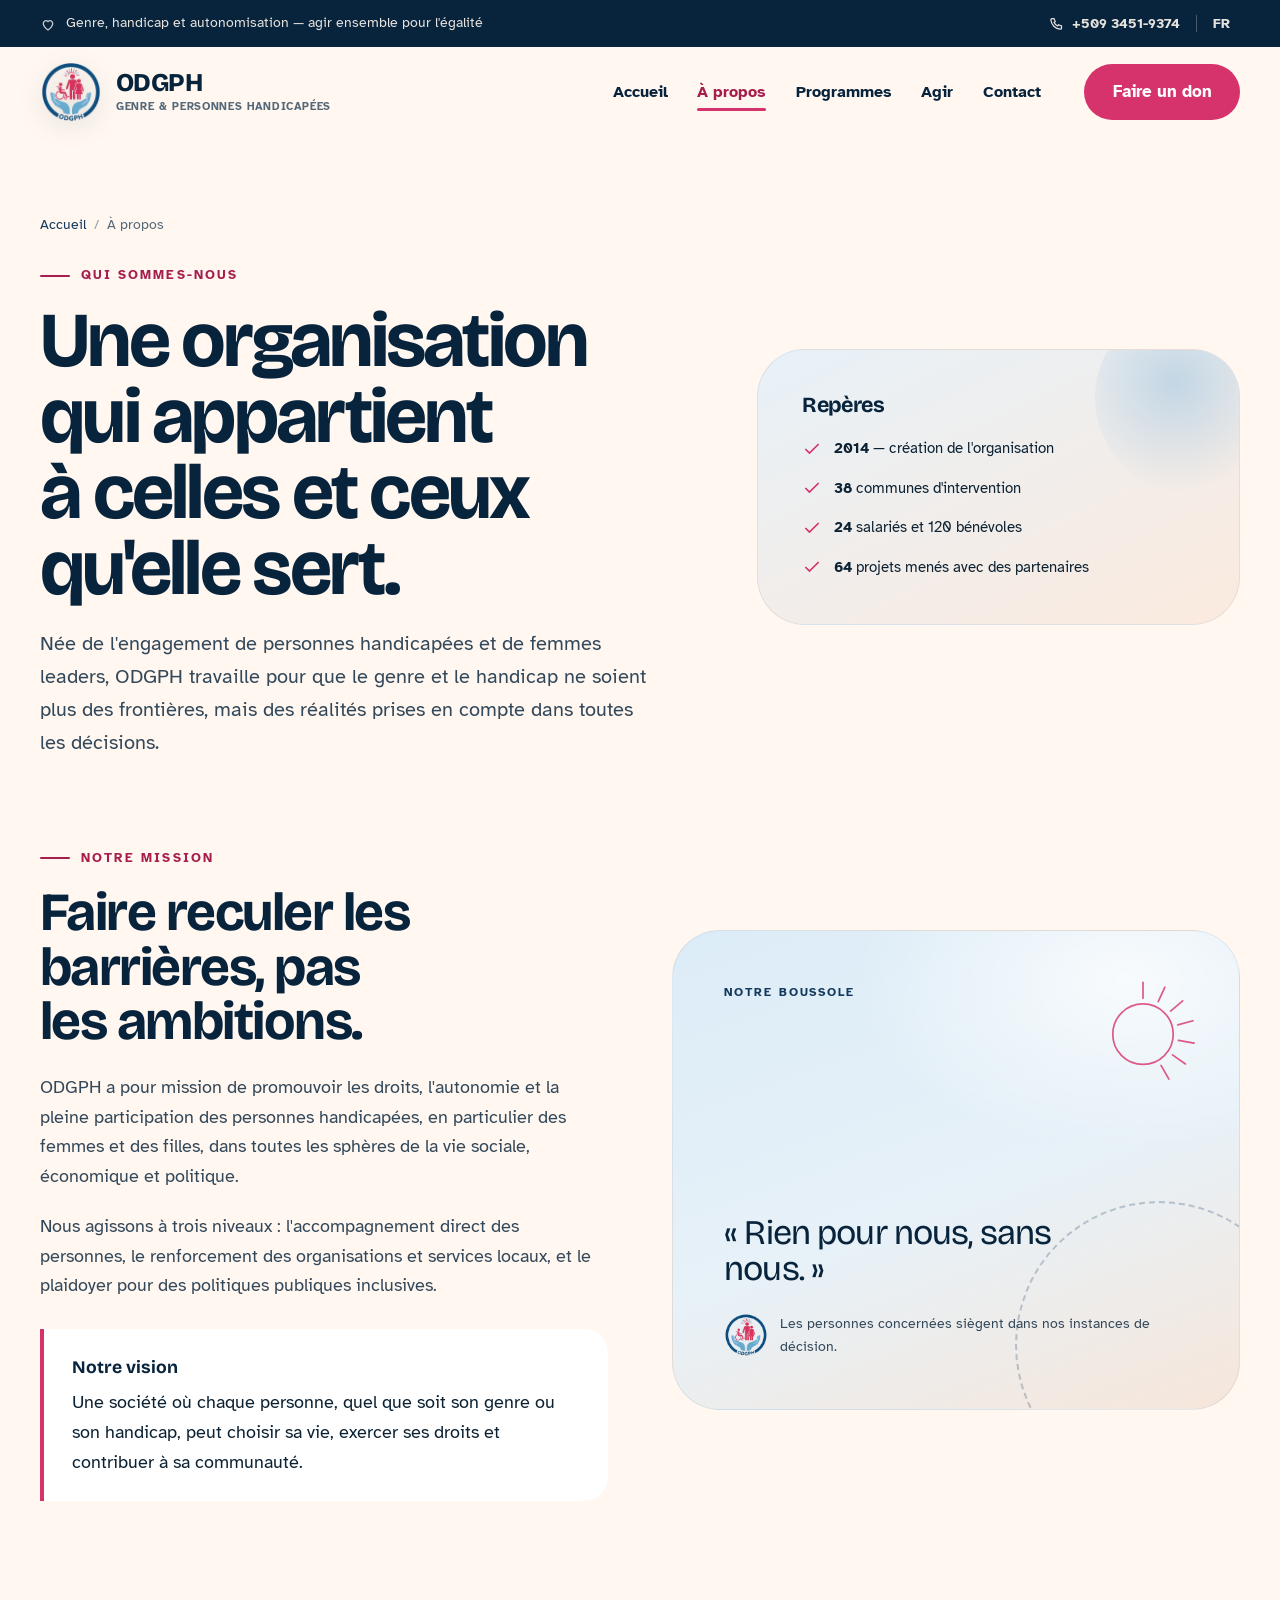
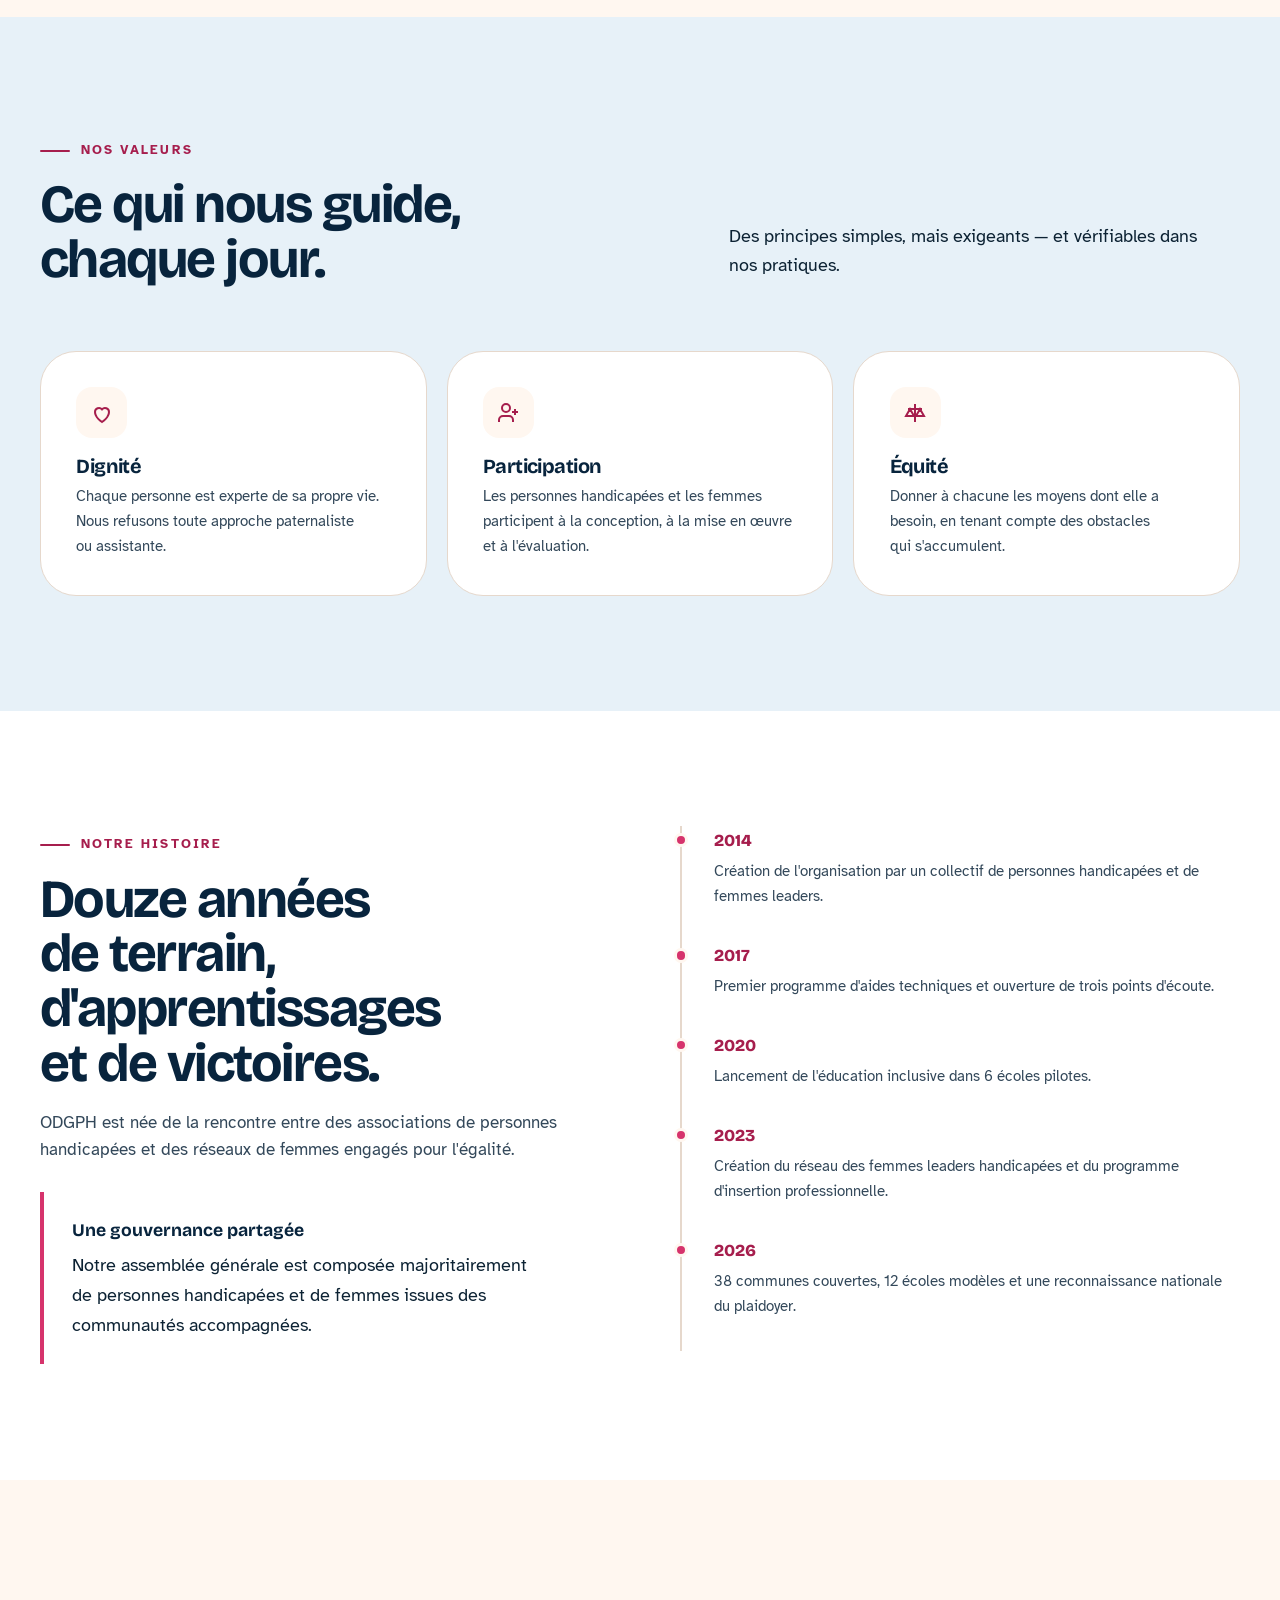
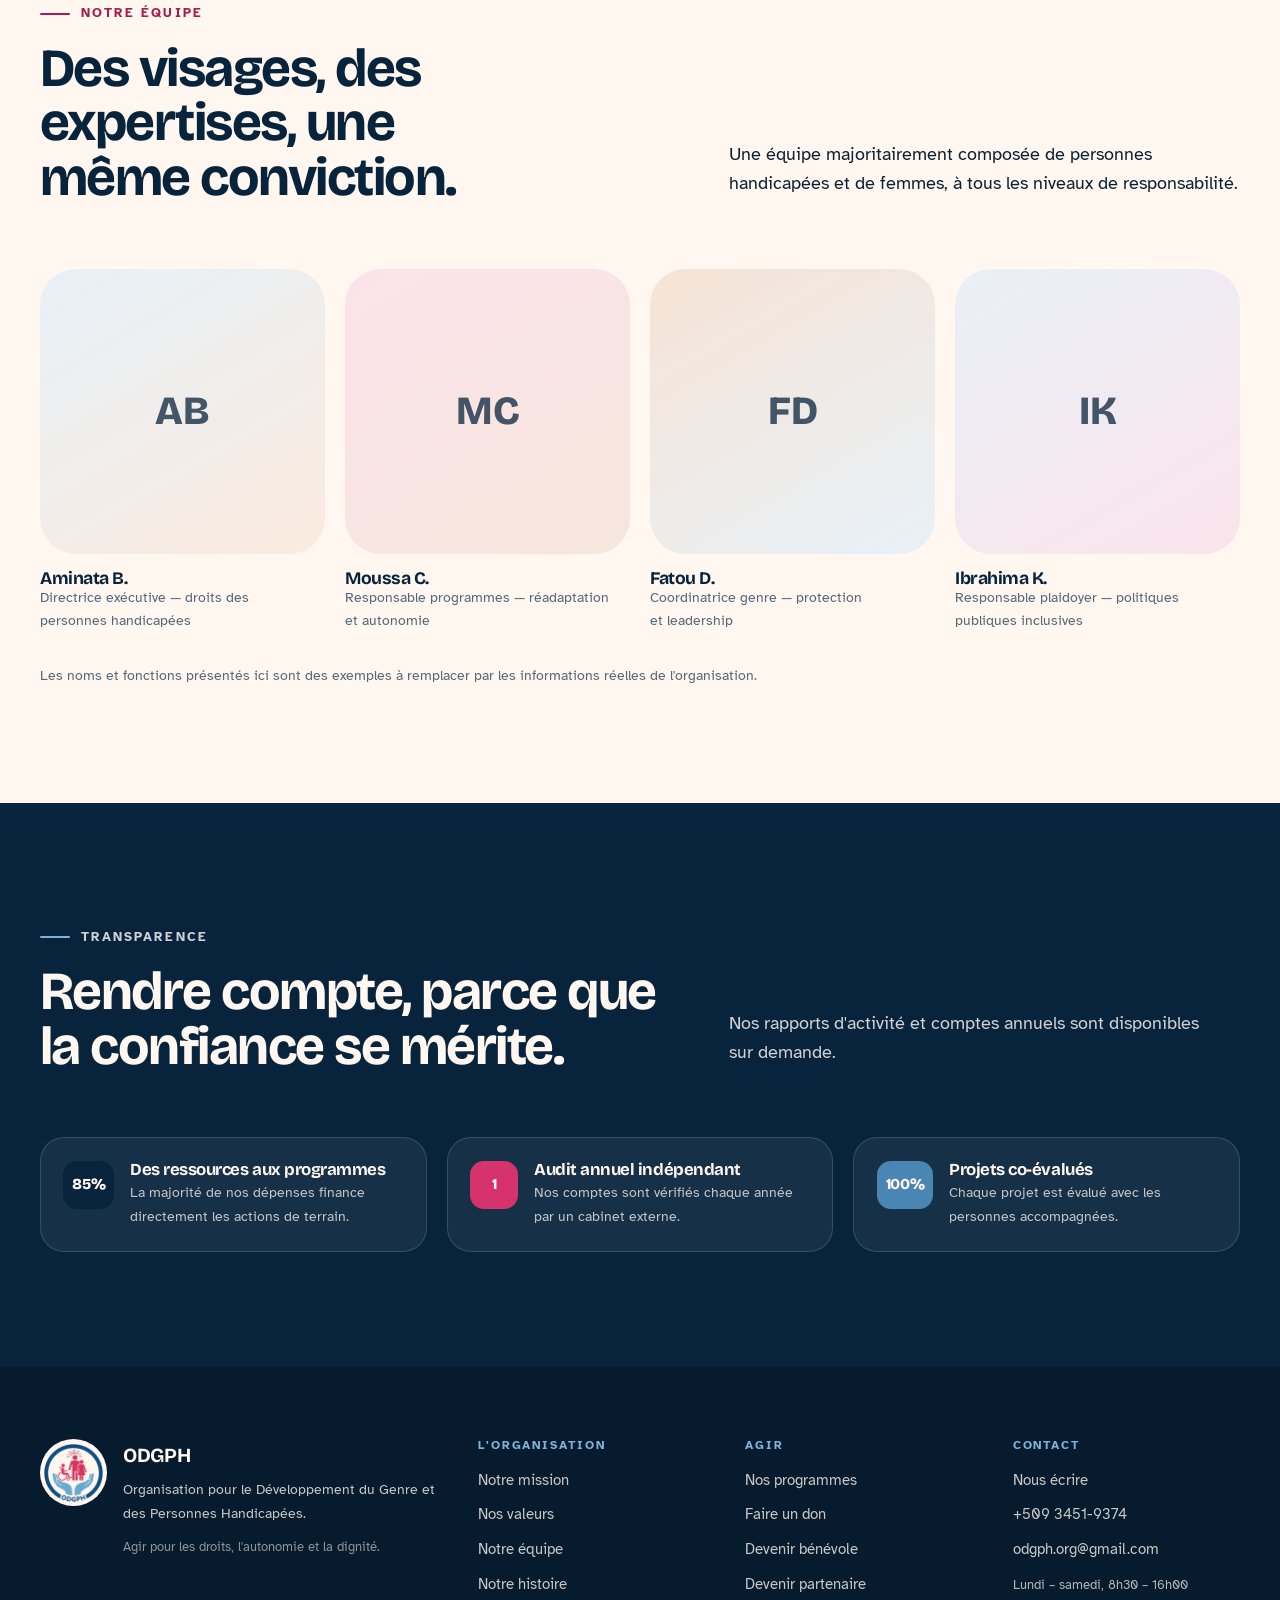
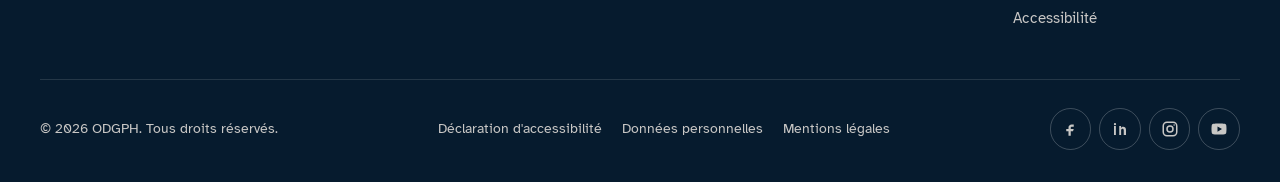
<file: a-propos.html>
<!DOCTYPE html>
<html lang="fr">
<head>
  <meta charset="utf-8">
  <meta name="viewport" content="width=device-width, initial-scale=1">
  <title>À propos — ODGPH</title>
  <meta name="description" content="Mission, valeurs, histoire et équipe de l'ODGPH, organisation pour le développement du genre et des personnes handicapées.">
  <meta name="theme-color" content="#08243d">
  <meta property="og:title" content="À propos — ODGPH">
  <meta property="og:description" content="Mission, valeurs, histoire et équipe de l'ODGPH, organisation pour le développement du genre et des personnes handicapées.">
  <meta property="og:type" content="website">
  <meta property="og:locale" content="fr_FR">
  <link rel="icon" href="assets/img/favicon-32.png" sizes="32x32">
  <link rel="apple-touch-icon" href="assets/img/apple-touch-icon.png">
  <link rel="preload" href="assets/fonts/bricolage-grotesque.woff2" as="font" type="font/woff2" crossorigin>
  <link rel="preload" href="assets/fonts/atkinson-400-normal.woff2" as="font" type="font/woff2" crossorigin>
  <link rel="stylesheet" href="assets/css/style.css">
</head>
<body>
  <a class="skip-link" href="#main">Aller au contenu principal</a>

  <div class="topbar">
    <div class="container topbar__inner">
      <p class="topbar__note">
        <svg width="16" height="16" viewBox="0 0 24 24" fill="none" stroke="currentColor" stroke-width="2" aria-hidden="true"><path d="M12 21s-7-4.6-7-10a4 4 0 0 1 7-2.6A4 4 0 0 1 19 11c0 5.4-7 10-7 10Z"/></svg>
        <span>Genre, handicap et autonomisation — agir ensemble pour l'égalité</span>
      </p>
      <div class="topbar__actions">
        <a class="topbar__link" href="tel:+50934519374">
          <svg width="15" height="15" viewBox="0 0 24 24" fill="none" stroke="currentColor" stroke-width="2" aria-hidden="true"><path d="M5 4h3l2 5-2 1a12 12 0 0 0 6 6l1-2 5 2v3a2 2 0 0 1-2 2A16 16 0 0 1 3 6a2 2 0 0 1 2-2Z"/></svg>
          <span>+509 3451-9374</span>
        </a>
        <span class="topbar__sep" aria-hidden="true"></span>
        <a class="topbar__link" href="accessibilite.html" hreflang="fr">FR</a>
      </div>
    </div>
  </div>

  <header class="header">
    <div class="container header__inner">
      <a class="brand" href="index.html" aria-label="ODGPH — retour à l'accueil">
        <img class="brand__logo" src="assets/img/logo-mark.png" width="512" height="512" alt="">
        <span class="brand__text">
          <span class="brand__acronym">ODGPH</span>
          <span class="brand__full">Genre &amp; Personnes Handicapées</span>
        </span>
      </a>

      <nav class="nav" aria-label="Navigation principale">
        <ul class="nav__list">
          <li><a class="nav__link" href="index.html">Accueil</a></li>
          <li><a class="nav__link" href="a-propos.html" aria-current="page">À propos</a></li>
          <li><a class="nav__link" href="programmes.html">Programmes</a></li>
          <li><a class="nav__link" href="agir.html">Agir</a></li>
          <li><a class="nav__link" href="contact.html">Contact</a></li>
        </ul>
        <a class="btn btn--rose nav__cta" href="agir.html#don">Faire un don</a>
      </nav>

      <button class="nav-toggle" type="button" aria-expanded="false" aria-controls="drawer">
        <span class="nav-toggle__bars" aria-hidden="true"><span></span><span></span><span></span></span>
        Menu
      </button>
    </div>
  </header>

  <div class="drawer" id="drawer" role="dialog" aria-modal="true" aria-label="Menu de navigation" hidden>
    <div class="drawer__scrim"></div>
    <div class="drawer__panel">
      <div class="drawer__head">
        <a class="brand" href="index.html" aria-label="ODGPH — accueil">
          <img class="brand__logo" src="assets/img/logo-mark.png" width="512" height="512" alt="">
          <span class="brand__text"><span class="brand__acronym">ODGPH</span></span>
        </a>
        <button class="drawer__close" type="button" aria-label="Fermer le menu">
          <svg width="18" height="18" viewBox="0 0 24 24" fill="none" stroke="currentColor" stroke-width="2.4" stroke-linecap="round" aria-hidden="true"><path d="M6 6l12 12M18 6L6 18"/></svg>
        </button>
      </div>
      <nav class="drawer__nav" aria-label="Navigation mobile">
        <a class="drawer__link" href="index.html">Accueil <span aria-hidden="true">→</span></a>
        <a class="drawer__link" href="a-propos.html" aria-current="page">À propos <span aria-hidden="true">→</span></a>
        <a class="drawer__link" href="programmes.html">Programmes <span aria-hidden="true">→</span></a>
        <a class="drawer__link" href="agir.html">Agir <span aria-hidden="true">→</span></a>
        <a class="drawer__link" href="contact.html">Contact <span aria-hidden="true">→</span></a>
        <a class="drawer__link" href="accessibilite.html">Accessibilité <span aria-hidden="true">→</span></a>
      </nav>
      <div class="drawer__foot">
        <a class="btn btn--rose btn--block" href="agir.html#don">Faire un don</a>
        <a class="btn btn--outline btn--block" href="tel:+50934519374">+509 3451-9374</a>
      </div>
    </div>
  </div>

  <main id="main">
    <section class="page-hero" aria-labelledby="page-title">
      <div class="container page-hero__grid">
        <div>
          <nav class="breadcrumb" aria-label="Fil d'Ariane">
            <a href="index.html">Accueil</a><span aria-hidden="true">/</span><span>À propos</span>
          </nav>
          <p class="eyebrow">Qui sommes-nous</p>
          <h1 class="display" id="page-title" style="margin-top: 1rem;">Une organisation qui appartient à celles et ceux qu'elle sert.</h1>
          <p class="lead page-hero__lead">
            Née de l'engagement de personnes handicapées et de femmes leaders, ODGPH
            travaille pour que le genre et le handicap ne soient plus des frontières,
            mais des réalités prises en compte dans toutes les décisions.
          </p>
        </div>
        <aside class="page-hero__panel" aria-label="Repères">
          <h2>Repères</h2>
          <ul class="panel-list">
            <li><svg width="20" height="20" viewBox="0 0 24 24" fill="none" stroke="currentColor" stroke-width="2" aria-hidden="true"><path d="m4 12 5 5L20 6"/></svg><span><strong>2014</strong> — création de l'organisation</span></li>
            <li><svg width="20" height="20" viewBox="0 0 24 24" fill="none" stroke="currentColor" stroke-width="2" aria-hidden="true"><path d="m4 12 5 5L20 6"/></svg><span><strong>38</strong> communes d'intervention</span></li>
            <li><svg width="20" height="20" viewBox="0 0 24 24" fill="none" stroke="currentColor" stroke-width="2" aria-hidden="true"><path d="m4 12 5 5L20 6"/></svg><span><strong>24</strong> salariés et 120 bénévoles</span></li>
            <li><svg width="20" height="20" viewBox="0 0 24 24" fill="none" stroke="currentColor" stroke-width="2" aria-hidden="true"><path d="m4 12 5 5L20 6"/></svg><span><strong>64</strong> projets menés avec des partenaires</span></li>
          </ul>
        </aside>
      </div>
    </section>

    <section class="section section--cream" aria-labelledby="mission-title" style="padding-top: 1rem;">
      <div class="container split split--center">
        <div>
          <p class="eyebrow">Notre mission</p>
          <h2 class="h2" id="mission-title" style="margin-top: 1rem;">Faire reculer les barrières, pas les ambitions.</h2>
          <div class="prose" style="margin-top: 1.5rem;">
            <p>
              ODGPH a pour mission de promouvoir les droits, l'autonomie et la pleine
              participation des personnes handicapées, en particulier des femmes et des
              filles, dans toutes les sphères de la vie sociale, économique et politique.
            </p>
            <p>
              Nous agissons à trois niveaux : l'accompagnement direct des personnes,
              le renforcement des organisations et services locaux, et le plaidoyer pour
              des politiques publiques inclusives.
            </p>
          </div>
          <div class="callout" style="margin-top: 1.75rem;">
            <p class="callout__title">Notre vision</p>
            <p style="margin: 0;">Une société où chaque personne, quel que soit son genre ou son handicap, peut choisir sa vie, exercer ses droits et contribuer à sa communauté.</p>
          </div>
        </div>
        <div class="mission__panel reveal">
          <span class="mission__panel-label">Notre boussole</span>
          <svg class="mission__panel-sun" viewBox="0 0 200 200" fill="none" stroke="currentColor" stroke-width="2.4" stroke-linecap="round" aria-hidden="true">
            <circle cx="100" cy="110" r="42"/>
            <line x1="100" y1="60" x2="100" y2="38"/>
            <line x1="100" y1="60" x2="100" y2="38" transform="rotate(25 100 110)"/>
            <line x1="100" y1="60" x2="100" y2="38" transform="rotate(50 100 110)"/>
            <line x1="100" y1="60" x2="100" y2="38" transform="rotate(75 100 110)"/>
            <line x1="100" y1="60" x2="100" y2="38" transform="rotate(100 100 110)"/>
            <line x1="100" y1="60" x2="100" y2="38" transform="rotate(125 100 110)"/>
            <line x1="100" y1="60" x2="100" y2="38" transform="rotate(150 100 110)"/>
          </svg>
          <div>
            <p class="mission__panel-quote">« Rien pour nous, sans nous. »</p>
            <div class="mission__panel-meta">
              <img src="assets/img/logo-mark.png" width="512" height="512" alt="">
              <span>Les personnes concernées siègent dans nos instances de décision.</span>
            </div>
          </div>
        </div>
      </div>
    </section>

    <section class="section section--sky" id="valeurs" aria-labelledby="valeurs-title">
      <div class="container">
        <div class="section-head">
          <div>
            <p class="eyebrow">Nos valeurs</p>
            <h2 class="h2" id="valeurs-title" style="margin-top: 1rem;">Ce qui nous guide, chaque jour.</h2>
          </div>
          <p class="section-head__aside">Des principes simples, mais exigeants — et vérifiables dans nos pratiques.</p>
        </div>
        <div class="values">
          <article class="value reveal">
            <span class="value__icon"><svg width="24" height="24" viewBox="0 0 24 24" fill="none" stroke="currentColor" stroke-width="2" aria-hidden="true"><path d="M12 21s-7-4.6-7-10a4 4 0 0 1 7-2.6A4 4 0 0 1 19 11c0 5.4-7 10-7 10Z"/></svg></span>
            <h3>Dignité</h3>
            <p>Chaque personne est experte de sa propre vie. Nous refusons toute approche paternaliste ou assistante.</p>
          </article>
          <article class="value reveal">
            <span class="value__icon"><svg width="24" height="24" viewBox="0 0 24 24" fill="none" stroke="currentColor" stroke-width="2" aria-hidden="true"><path d="M17 21v-2a4 4 0 0 0-4-4H7a4 4 0 0 0-4 4v2"/><circle cx="10" cy="7" r="4"/><path d="M19 8v6M22 11h-6"/></svg></span>
            <h3>Participation</h3>
            <p>Les personnes handicapées et les femmes participent à la conception, à la mise en œuvre et à l'évaluation.</p>
          </article>
          <article class="value reveal">
            <span class="value__icon"><svg width="24" height="24" viewBox="0 0 24 24" fill="none" stroke="currentColor" stroke-width="2" aria-hidden="true"><path d="M12 3v18M5 8h14M7 8l-4 7h8L7 8ZM17 8l-4 7h8l-4-7Z"/></svg></span>
            <h3>Équité</h3>
            <p>Donner à chacune les moyens dont elle a besoin, en tenant compte des obstacles qui s'accumulent.</p>
          </article>
        </div>
      </div>
    </section>

    <section class="section section--white" id="histoire" aria-labelledby="histoire-title">
      <div class="container split">
        <div>
          <p class="eyebrow">Notre histoire</p>
          <h2 class="h2" id="histoire-title" style="margin-top: 1rem;">Douze années de terrain, d'apprentissages et de victoires.</h2>
          <p class="lead" style="margin-top: 1.25rem; font-size: 1.05rem;">
            ODGPH est née de la rencontre entre des associations de personnes
            handicapées et des réseaux de femmes engagés pour l'égalité.
          </p>
          <div class="callout" style="margin-top: 1.75rem;">
            <p class="callout__title">Une gouvernance partagée</p>
            <p style="margin: 0;">Notre assemblée générale est composée majoritairement de personnes handicapées et de femmes issues des communautés accompagnées.</p>
          </div>
        </div>
        <ol class="timeline">
          <li><span class="timeline__year">2014</span><p>Création de l'organisation par un collectif de personnes handicapées et de femmes leaders.</p></li>
          <li><span class="timeline__year">2017</span><p>Premier programme d'aides techniques et ouverture de trois points d'écoute.</p></li>
          <li><span class="timeline__year">2020</span><p>Lancement de l'éducation inclusive dans 6 écoles pilotes.</p></li>
          <li><span class="timeline__year">2023</span><p>Création du réseau des femmes leaders handicapées et du programme d'insertion professionnelle.</p></li>
          <li><span class="timeline__year">2026</span><p>38 communes couvertes, 12 écoles modèles et une reconnaissance nationale du plaidoyer.</p></li>
        </ol>
      </div>
    </section>

    <section class="section section--cream" id="equipe" aria-labelledby="equipe-title">
      <div class="container">
        <div class="section-head">
          <div>
            <p class="eyebrow">Notre équipe</p>
            <h2 class="h2" id="equipe-title" style="margin-top: 1rem;">Des visages, des expertises, une même conviction.</h2>
          </div>
          <p class="section-head__aside">Une équipe majoritairement composée de personnes handicapées et de femmes, à tous les niveaux de responsabilité.</p>
        </div>
        <div class="team">
          <article class="member reveal">
            <div class="member__photo" aria-hidden="true"><span class="member__initials">AB</span></div>
            <h3>Aminata B.</h3>
            <p>Directrice exécutive — droits des personnes handicapées</p>
          </article>
          <article class="member reveal">
            <div class="member__photo" aria-hidden="true"><span class="member__initials">MC</span></div>
            <h3>Moussa C.</h3>
            <p>Responsable programmes — réadaptation et autonomie</p>
          </article>
          <article class="member reveal">
            <div class="member__photo" aria-hidden="true"><span class="member__initials">FD</span></div>
            <h3>Fatou D.</h3>
            <p>Coordinatrice genre — protection et leadership</p>
          </article>
          <article class="member reveal">
            <div class="member__photo" aria-hidden="true"><span class="member__initials">IK</span></div>
            <h3>Ibrahima K.</h3>
            <p>Responsable plaidoyer — politiques publiques inclusives</p>
          </article>
        </div>
        <p style="margin-top: 2rem; font-size: 0.9rem; color: var(--muted);">Les noms et fonctions présentés ici sont des exemples à remplacer par les informations réelles de l'organisation.</p>
      </div>
    </section>

    <section class="section section--navy" aria-labelledby="transparence-title">
      <div class="container">
        <div class="section-head">
          <div>
            <p class="eyebrow eyebrow--light">Transparence</p>
            <h2 class="h2" id="transparence-title" style="margin-top: 1rem;">Rendre compte, parce que la confiance se mérite.</h2>
          </div>
          <p class="section-head__aside">Nos rapports d'activité et comptes annuels sont disponibles sur demande.</p>
        </div>
        <div class="engagements">
          <div class="engagement reveal" style="background: rgba(255,255,255,0.06); border-color: rgba(255,255,255,0.14);">
            <span class="engagement__badge" aria-hidden="true">85%</span>
            <div><h3 style="color: var(--cream);">Des ressources aux programmes</h3><p style="color: rgba(255,247,240,0.75);">La majorité de nos dépenses finance directement les actions de terrain.</p></div>
          </div>
          <div class="engagement reveal" style="background: rgba(255,255,255,0.06); border-color: rgba(255,255,255,0.14);">
            <span class="engagement__badge" aria-hidden="true">1</span>
            <div><h3 style="color: var(--cream);">Audit annuel indépendant</h3><p style="color: rgba(255,247,240,0.75);">Nos comptes sont vérifiés chaque année par un cabinet externe.</p></div>
          </div>
          <div class="engagement reveal" style="background: rgba(255,255,255,0.06); border-color: rgba(255,255,255,0.14);">
            <span class="engagement__badge" aria-hidden="true">100%</span>
            <div><h3 style="color: var(--cream);">Projets co-évalués</h3><p style="color: rgba(255,247,240,0.75);">Chaque projet est évalué avec les personnes accompagnées.</p></div>
          </div>
        </div>
      </div>
    </section>
  </main>

  <footer class="footer">
    <div class="container">
      <div class="footer__top">
        <div class="footer__brand">
          <img src="assets/img/logo-mark.png" width="512" height="512" alt="">
          <div>
            <strong>ODGPH</strong>
            <p>Organisation pour le Développement du Genre et des Personnes Handicapées.</p>
            <p style="margin-top: 0.75rem; font-size: 0.8rem; color: rgba(255,247,240,0.55);">Agir pour les droits, l'autonomie et la dignité.</p>
          </div>
        </div>
        <div class="footer__col">
          <h3>L'organisation</h3>
          <ul>
            <li><a href="a-propos.html">Notre mission</a></li>
            <li><a href="a-propos.html#valeurs">Nos valeurs</a></li>
            <li><a href="a-propos.html#equipe">Notre équipe</a></li>
            <li><a href="a-propos.html#histoire">Notre histoire</a></li>
          </ul>
        </div>
        <div class="footer__col">
          <h3>Agir</h3>
          <ul>
            <li><a href="programmes.html">Nos programmes</a></li>
            <li><a href="agir.html#don">Faire un don</a></li>
            <li><a href="agir.html#benevolat">Devenir bénévole</a></li>
            <li><a href="agir.html#partenariat">Devenir partenaire</a></li>
          </ul>
        </div>
        <div class="footer__col">
          <h3>Contact</h3>
          <ul>
            <li><a href="contact.html">Nous écrire</a></li>
            <li><a href="tel:+50934519374">+509 3451-9374</a></li>
            <li><a href="mailto:odgph.org@gmail.com">odgph.org@gmail.com</a></li>
            <li><span style="font-size: 0.8rem; color: rgba(255,247,240,0.7);">Lundi – samedi, 8h30 – 16h00</span></li>
            <li><a href="accessibilite.html">Accessibilité</a></li>
          </ul>
        </div>
      </div>
      <div class="footer__bottom">
        <p>© <span data-year>2026</span> ODGPH. Tous droits réservés.</p>
        <div class="footer__legal">
          <a href="accessibilite.html">Déclaration d'accessibilité</a>
          <a href="accessibilite.html#donnees">Données personnelles</a>
          <a href="contact.html">Mentions légales</a>
        </div>
        <div class="footer__social">
          <a href="#" aria-label="Facebook">
            <svg width="18" height="18" viewBox="0 0 24 24" fill="currentColor" aria-hidden="true"><path d="M14 9h3V6h-3c-2.2 0-4 1.8-4 4v2H7v3h3v6h3v-6h3l1-3h-4v-2c0-.6.4-1 1-1Z"/></svg>
          </a>
          <a href="#" aria-label="LinkedIn">
            <svg width="18" height="18" viewBox="0 0 24 24" fill="currentColor" aria-hidden="true"><path d="M6.5 8H4v12h2.5V8Zm-1.2-4a1.5 1.5 0 1 0 0 3 1.5 1.5 0 0 0 0-3ZM20 13.4c0-3-1.6-4.4-3.7-4.4-1.7 0-2.5.9-2.9 1.6V8H11v12h2.5v-6.4c0-1.3.6-2.1 1.8-2.1s1.7.8 1.7 2.1V20H20v-6.6Z"/></svg>
          </a>
          <a href="#" aria-label="Instagram">
            <svg width="18" height="18" viewBox="0 0 24 24" fill="none" stroke="currentColor" stroke-width="2" aria-hidden="true"><rect x="3" y="3" width="18" height="18" rx="5"/><circle cx="12" cy="12" r="4"/><circle cx="17.5" cy="6.5" r="1" fill="currentColor" stroke="none"/></svg>
          </a>
          <a href="#" aria-label="YouTube">
            <svg width="18" height="18" viewBox="0 0 24 24" fill="currentColor" aria-hidden="true"><path d="M22 12s0-3.5-.4-5.2c-.2-.9-.9-1.6-1.8-1.8C18 4.6 12 4.6 12 4.6s-6 0-7.8.4c-.9.2-1.6.9-1.8 1.8C2 8.5 2 12 2 12s0 3.5.4 5.2c.2.9.9 1.6 1.8 1.8 1.8.4 7.8.4 7.8.4s6 0 7.8-.4c.9-.2 1.6-.9 1.8-1.8C22 15.5 22 12 22 12Zm-12 3.5v-7l6 3.5-6 3.5Z"/></svg>
          </a>
        </div>
      </div>
    </div>
  </footer>


  <script src="assets/js/main.js" defer></script>
</body>
</html>
</file>
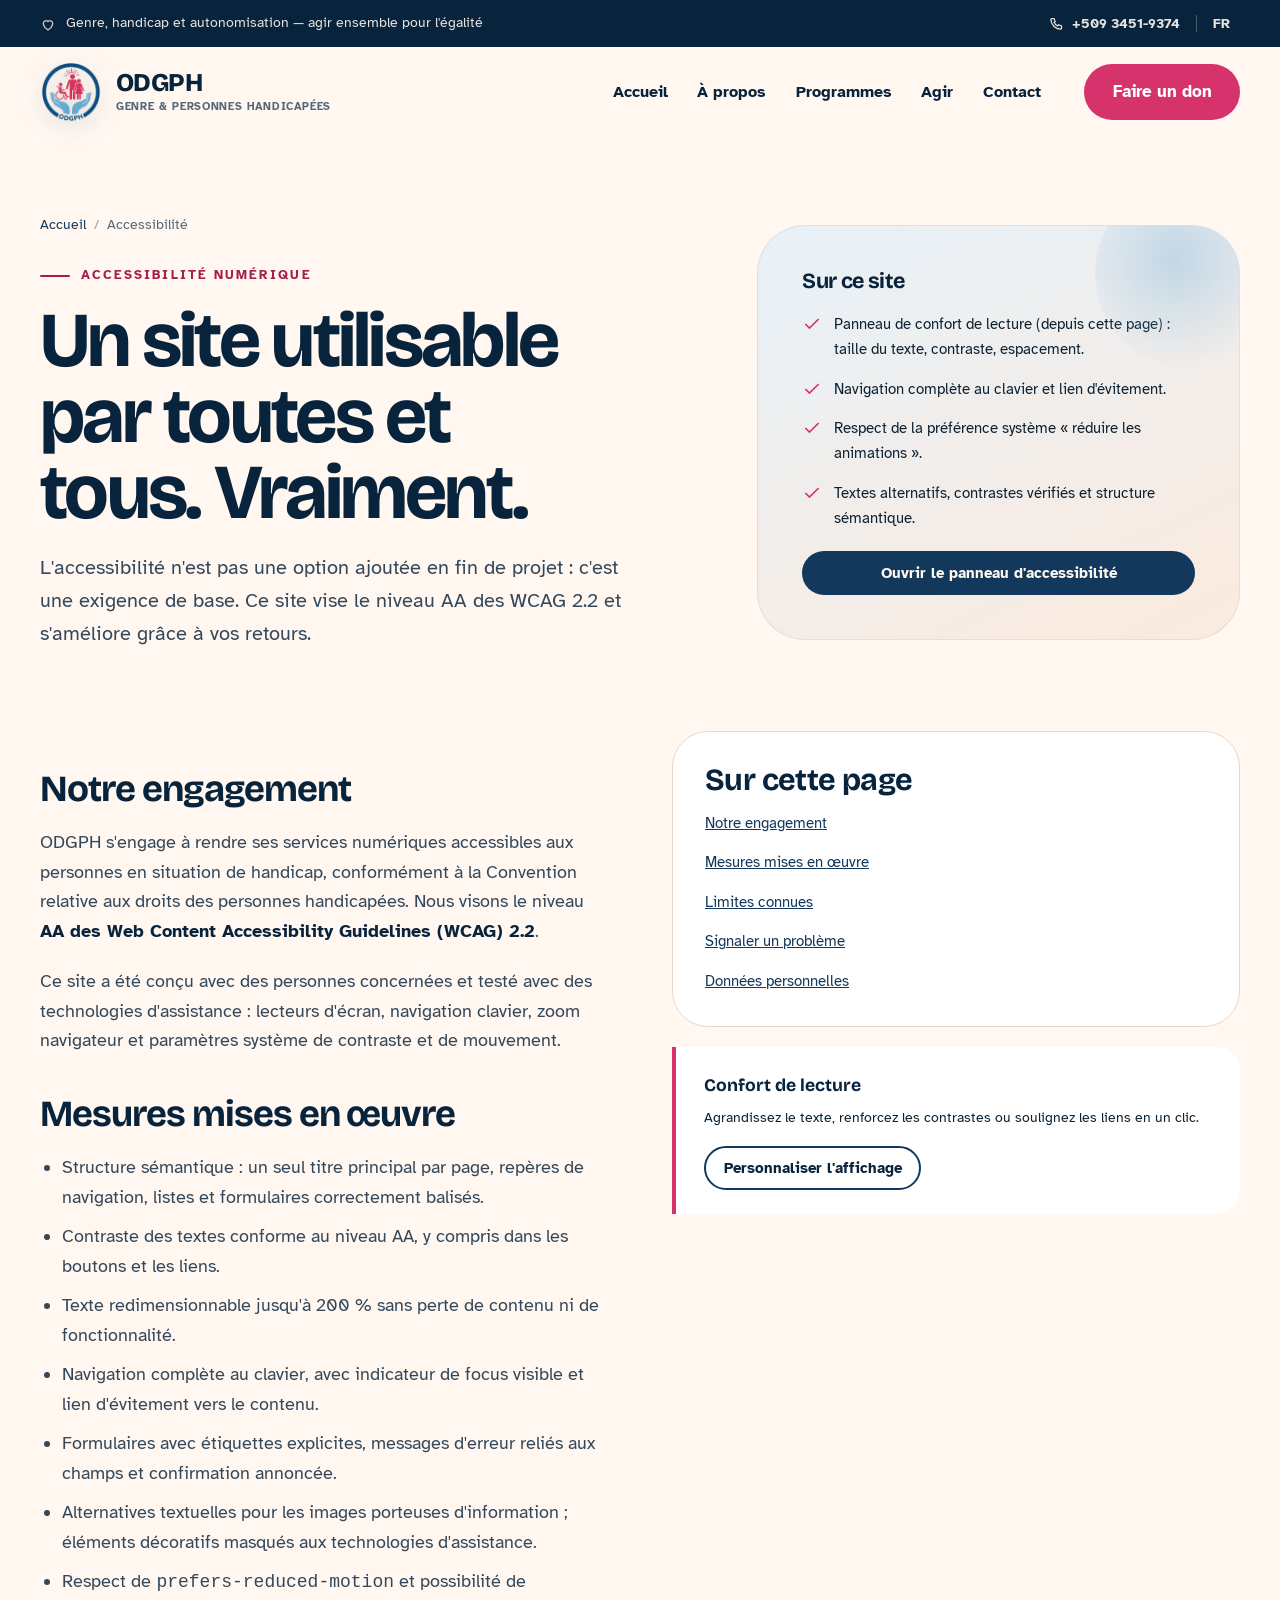
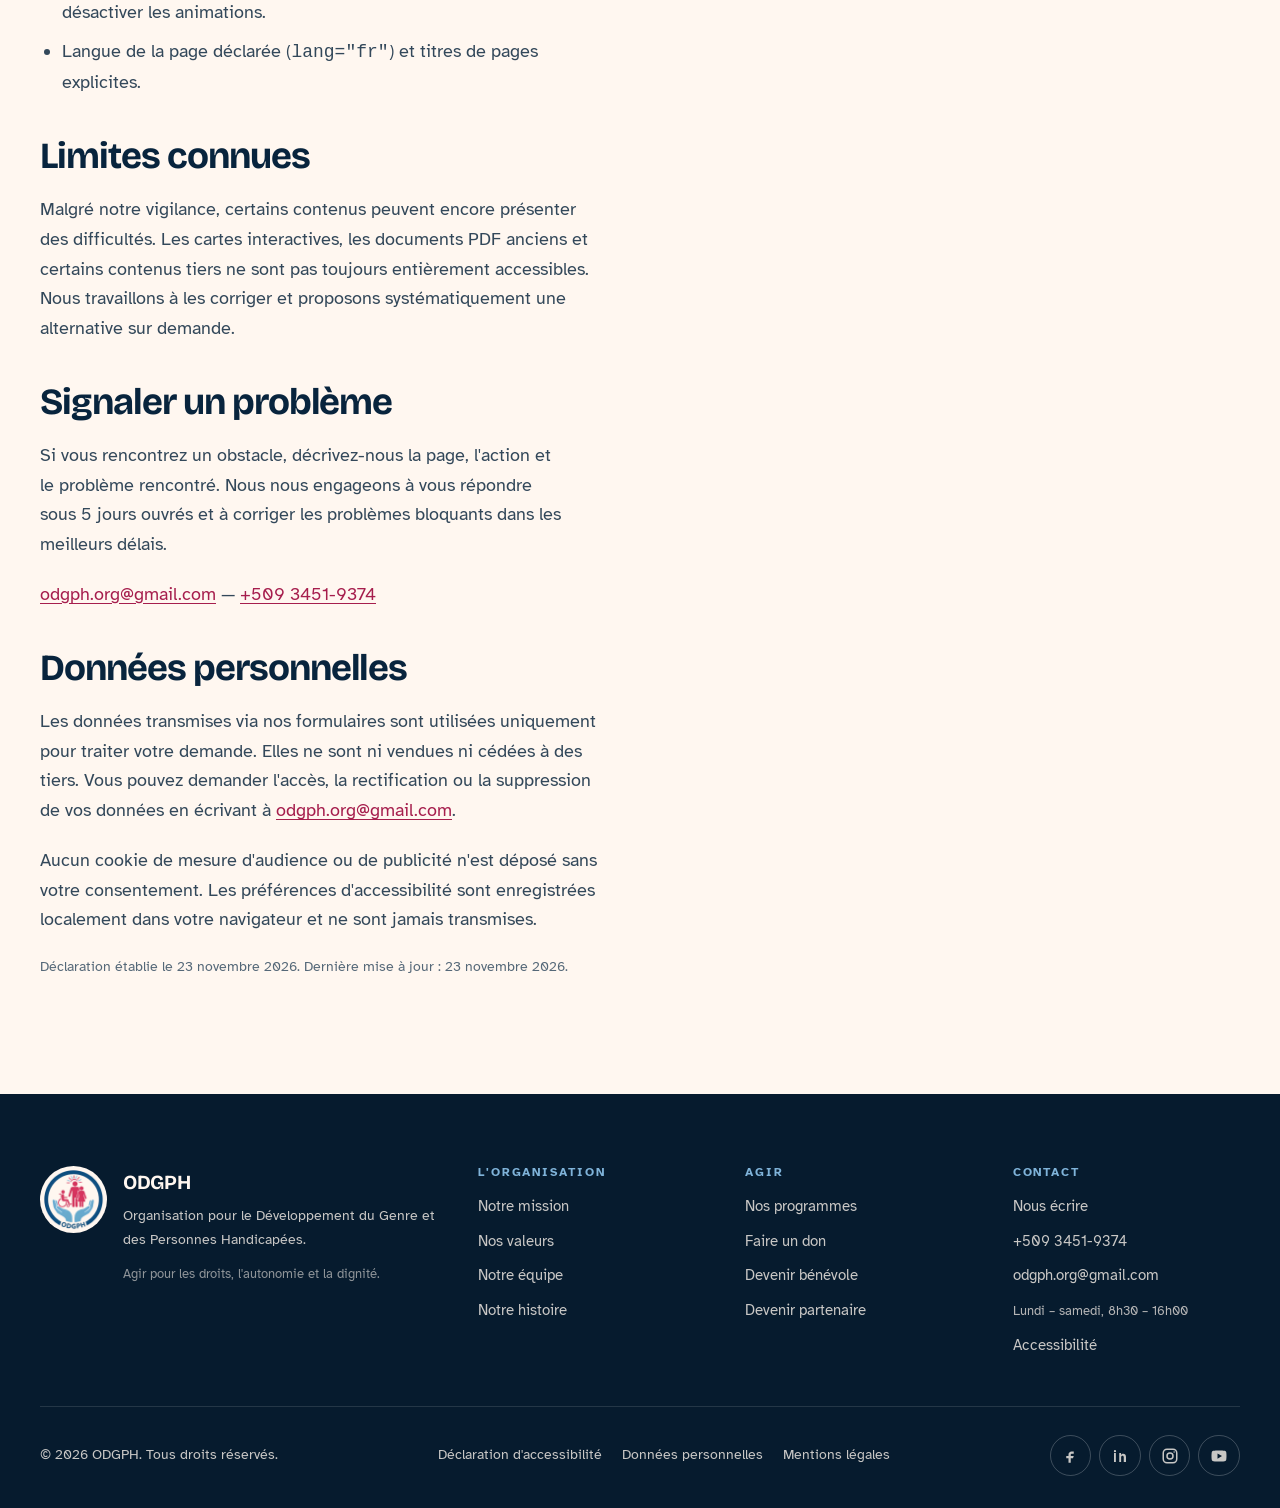
<file: accessibilite.html>
<!DOCTYPE html>
<html lang="fr">
<head>
  <meta charset="utf-8">
  <meta name="viewport" content="width=device-width, initial-scale=1">
  <title>Déclaration d'accessibilité — ODGPH</title>
  <meta name="description" content="Engagement d'accessibilité numérique de l'ODGPH : normes WCAG 2.2 AA, mesures mises en œuvre, limites connues et moyens de signalement.">
  <meta name="theme-color" content="#08243d">
  <meta property="og:title" content="Déclaration d'accessibilité — ODGPH">
  <meta property="og:description" content="Engagement d'accessibilité numérique de l'ODGPH : normes WCAG 2.2 AA, mesures mises en œuvre, limites connues et moyens de signalement.">
  <meta property="og:type" content="website">
  <meta property="og:locale" content="fr_FR">
  <link rel="icon" href="assets/img/favicon-32.png" sizes="32x32">
  <link rel="apple-touch-icon" href="assets/img/apple-touch-icon.png">
  <link rel="preload" href="assets/fonts/bricolage-grotesque.woff2" as="font" type="font/woff2" crossorigin>
  <link rel="preload" href="assets/fonts/atkinson-400-normal.woff2" as="font" type="font/woff2" crossorigin>
  <link rel="stylesheet" href="assets/css/style.css">
</head>
<body>
  <a class="skip-link" href="#main">Aller au contenu principal</a>

  <div class="topbar">
    <div class="container topbar__inner">
      <p class="topbar__note">
        <svg width="16" height="16" viewBox="0 0 24 24" fill="none" stroke="currentColor" stroke-width="2" aria-hidden="true"><path d="M12 21s-7-4.6-7-10a4 4 0 0 1 7-2.6A4 4 0 0 1 19 11c0 5.4-7 10-7 10Z"/></svg>
        <span>Genre, handicap et autonomisation — agir ensemble pour l'égalité</span>
      </p>
      <div class="topbar__actions">
        <a class="topbar__link" href="tel:+50934519374">
          <svg width="15" height="15" viewBox="0 0 24 24" fill="none" stroke="currentColor" stroke-width="2" aria-hidden="true"><path d="M5 4h3l2 5-2 1a12 12 0 0 0 6 6l1-2 5 2v3a2 2 0 0 1-2 2A16 16 0 0 1 3 6a2 2 0 0 1 2-2Z"/></svg>
          <span>+509 3451-9374</span>
        </a>
        <span class="topbar__sep" aria-hidden="true"></span>
        <a class="topbar__link" href="accessibilite.html" hreflang="fr">FR</a>
      </div>
    </div>
  </div>

  <header class="header">
    <div class="container header__inner">
      <a class="brand" href="index.html" aria-label="ODGPH — retour à l'accueil">
        <img class="brand__logo" src="assets/img/logo-mark.png" width="512" height="512" alt="">
        <span class="brand__text">
          <span class="brand__acronym">ODGPH</span>
          <span class="brand__full">Genre &amp; Personnes Handicapées</span>
        </span>
      </a>

      <nav class="nav" aria-label="Navigation principale">
        <ul class="nav__list">
          <li><a class="nav__link" href="index.html">Accueil</a></li>
          <li><a class="nav__link" href="a-propos.html">À propos</a></li>
          <li><a class="nav__link" href="programmes.html">Programmes</a></li>
          <li><a class="nav__link" href="agir.html">Agir</a></li>
          <li><a class="nav__link" href="contact.html">Contact</a></li>
        </ul>
        <a class="btn btn--rose nav__cta" href="agir.html#don">Faire un don</a>
      </nav>

      <button class="nav-toggle" type="button" aria-expanded="false" aria-controls="drawer">
        <span class="nav-toggle__bars" aria-hidden="true"><span></span><span></span><span></span></span>
        Menu
      </button>
    </div>
  </header>

  <div class="drawer" id="drawer" role="dialog" aria-modal="true" aria-label="Menu de navigation" hidden>
    <div class="drawer__scrim"></div>
    <div class="drawer__panel">
      <div class="drawer__head">
        <a class="brand" href="index.html" aria-label="ODGPH — accueil">
          <img class="brand__logo" src="assets/img/logo-mark.png" width="512" height="512" alt="">
          <span class="brand__text"><span class="brand__acronym">ODGPH</span></span>
        </a>
        <button class="drawer__close" type="button" aria-label="Fermer le menu">
          <svg width="18" height="18" viewBox="0 0 24 24" fill="none" stroke="currentColor" stroke-width="2.4" stroke-linecap="round" aria-hidden="true"><path d="M6 6l12 12M18 6L6 18"/></svg>
        </button>
      </div>
      <nav class="drawer__nav" aria-label="Navigation mobile">
        <a class="drawer__link" href="index.html">Accueil <span aria-hidden="true">→</span></a>
        <a class="drawer__link" href="a-propos.html">À propos <span aria-hidden="true">→</span></a>
        <a class="drawer__link" href="programmes.html">Programmes <span aria-hidden="true">→</span></a>
        <a class="drawer__link" href="agir.html">Agir <span aria-hidden="true">→</span></a>
        <a class="drawer__link" href="contact.html">Contact <span aria-hidden="true">→</span></a>
        <a class="drawer__link" href="accessibilite.html">Accessibilité <span aria-hidden="true">→</span></a>
      </nav>
      <div class="drawer__foot">
        <a class="btn btn--rose btn--block" href="agir.html#don">Faire un don</a>
        <a class="btn btn--outline btn--block" href="tel:+50934519374">+509 3451-9374</a>
      </div>
    </div>
  </div>

  <main id="main">
    <section class="page-hero" aria-labelledby="page-title">
      <div class="container page-hero__grid">
        <div>
          <nav class="breadcrumb" aria-label="Fil d'Ariane">
            <a href="index.html">Accueil</a><span aria-hidden="true">/</span><span>Accessibilité</span>
          </nav>
          <p class="eyebrow">Accessibilité numérique</p>
          <h1 class="display" id="page-title" style="margin-top: 1rem;">Un site utilisable par toutes et tous. Vraiment.</h1>
          <p class="lead page-hero__lead">
            L'accessibilité n'est pas une option ajoutée en fin de projet : c'est une
            exigence de base. Ce site vise le niveau AA des WCAG 2.2 et s'améliore
            grâce à vos retours.
          </p>
        </div>
        <aside class="page-hero__panel" aria-label="Outils disponibles">
          <h2>Sur ce site</h2>
          <ul class="panel-list">
            <li><svg width="20" height="20" viewBox="0 0 24 24" fill="none" stroke="currentColor" stroke-width="2" aria-hidden="true"><path d="m4 12 5 5L20 6"/></svg><span>Panneau de confort de lecture (depuis cette page) : taille du texte, contraste, espacement.</span></li>
            <li><svg width="20" height="20" viewBox="0 0 24 24" fill="none" stroke="currentColor" stroke-width="2" aria-hidden="true"><path d="m4 12 5 5L20 6"/></svg><span>Navigation complète au clavier et lien d'évitement.</span></li>
            <li><svg width="20" height="20" viewBox="0 0 24 24" fill="none" stroke="currentColor" stroke-width="2" aria-hidden="true"><path d="m4 12 5 5L20 6"/></svg><span>Respect de la préférence système « réduire les animations ».</span></li>
            <li><svg width="20" height="20" viewBox="0 0 24 24" fill="none" stroke="currentColor" stroke-width="2" aria-hidden="true"><path d="m4 12 5 5L20 6"/></svg><span>Textes alternatifs, contrastes vérifiés et structure sémantique.</span></li>
          </ul>
          <button class="btn btn--navy btn--sm" type="button" data-open-a11y>Ouvrir le panneau d'accessibilité</button>
        </aside>
      </div>
    </section>

    <section class="section section--cream" style="padding-top: 1rem;">
      <div class="container split">
        <div class="prose">
          <h2 id="engagement">Notre engagement</h2>
          <p>
            ODGPH s'engage à rendre ses services numériques accessibles aux personnes
            en situation de handicap, conformément à la Convention relative aux droits
            des personnes handicapées. Nous visons le niveau <strong>AA des Web Content
            Accessibility Guidelines (WCAG) 2.2</strong>.
          </p>
          <p>
            Ce site a été conçu avec des personnes concernées et testé avec des
            technologies d'assistance : lecteurs d'écran, navigation clavier, zoom
            navigateur et paramètres système de contraste et de mouvement.
          </p>

          <h2 id="mesures">Mesures mises en œuvre</h2>
          <ul>
            <li>Structure sémantique : un seul titre principal par page, repères de navigation, listes et formulaires correctement balisés.</li>
            <li>Contraste des textes conforme au niveau AA, y compris dans les boutons et les liens.</li>
            <li>Texte redimensionnable jusqu'à 200 % sans perte de contenu ni de fonctionnalité.</li>
            <li>Navigation complète au clavier, avec indicateur de focus visible et lien d'évitement vers le contenu.</li>
            <li>Formulaires avec étiquettes explicites, messages d'erreur reliés aux champs et confirmation annoncée.</li>
            <li>Alternatives textuelles pour les images porteuses d'information ; éléments décoratifs masqués aux technologies d'assistance.</li>
            <li>Respect de <code>prefers-reduced-motion</code> et possibilité de désactiver les animations.</li>
            <li>Langue de la page déclarée (<code>lang="fr"</code>) et titres de pages explicites.</li>
          </ul>

          <h2 id="limites">Limites connues</h2>
          <p>
            Malgré notre vigilance, certains contenus peuvent encore présenter des
            difficultés. Les cartes interactives, les documents PDF anciens et certains
            contenus tiers ne sont pas toujours entièrement accessibles. Nous travaillons
            à les corriger et proposons systématiquement une alternative sur demande.
          </p>

          <h2 id="signaler">Signaler un problème</h2>
          <p>
            Si vous rencontrez un obstacle, décrivez-nous la page, l'action et le
            problème rencontré. Nous nous engageons à vous répondre sous 5 jours ouvrés
            et à corriger les problèmes bloquants dans les meilleurs délais.
          </p>
          <p>
            <a href="mailto:odgph.org@gmail.com">odgph.org@gmail.com</a> —
            <a href="tel:+50934519374">+509 3451-9374</a>
          </p>

          <h2 id="donnees">Données personnelles</h2>
          <p>
            Les données transmises via nos formulaires sont utilisées uniquement pour
            traiter votre demande. Elles ne sont ni vendues ni cédées à des tiers.
            Vous pouvez demander l'accès, la rectification ou la suppression de vos
            données en écrivant à <a href="mailto:odgph.org@gmail.com">odgph.org@gmail.com</a>.
          </p>
          <p>
            Aucun cookie de mesure d'audience ou de publicité n'est déposé sans votre
            consentement. Les préférences d'accessibilité sont enregistrées localement
            dans votre navigateur et ne sont jamais transmises.
          </p>
          <p style="font-size: 0.9rem; color: var(--muted);">Déclaration établie le 23 novembre 2026. Dernière mise à jour : 23 novembre 2026.</p>
        </div>

        <aside>
          <div class="contact-card">
            <h3 class="h3">Sur cette page</h3>
            <ul class="panel-list" style="margin-top: 1rem;">
              <li><a href="#engagement" style="color: var(--navy);">Notre engagement</a></li>
              <li><a href="#mesures" style="color: var(--navy);">Mesures mises en œuvre</a></li>
              <li><a href="#limites" style="color: var(--navy);">Limites connues</a></li>
              <li><a href="#signaler" style="color: var(--navy);">Signaler un problème</a></li>
              <li><a href="#donnees" style="color: var(--navy);">Données personnelles</a></li>
            </ul>
          </div>
          <div class="callout" style="margin-top: 1.25rem;">
            <p class="callout__title">Confort de lecture</p>
            <p style="margin-bottom: 1rem; font-size: 0.9rem;">Agrandissez le texte, renforcez les contrastes ou soulignez les liens en un clic.</p>
            <button class="btn btn--outline btn--sm" type="button" data-open-a11y>Personnaliser l'affichage</button>
          </div>
        </aside>
      </div>
    </section>
  </main>

  <footer class="footer">
    <div class="container">
      <div class="footer__top">
        <div class="footer__brand">
          <img src="assets/img/logo-mark.png" width="512" height="512" alt="">
          <div>
            <strong>ODGPH</strong>
            <p>Organisation pour le Développement du Genre et des Personnes Handicapées.</p>
            <p style="margin-top: 0.75rem; font-size: 0.8rem; color: rgba(255,247,240,0.55);">Agir pour les droits, l'autonomie et la dignité.</p>
          </div>
        </div>
        <div class="footer__col">
          <h3>L'organisation</h3>
          <ul>
            <li><a href="a-propos.html">Notre mission</a></li>
            <li><a href="a-propos.html#valeurs">Nos valeurs</a></li>
            <li><a href="a-propos.html#equipe">Notre équipe</a></li>
            <li><a href="a-propos.html#histoire">Notre histoire</a></li>
          </ul>
        </div>
        <div class="footer__col">
          <h3>Agir</h3>
          <ul>
            <li><a href="programmes.html">Nos programmes</a></li>
            <li><a href="agir.html#don">Faire un don</a></li>
            <li><a href="agir.html#benevolat">Devenir bénévole</a></li>
            <li><a href="agir.html#partenariat">Devenir partenaire</a></li>
          </ul>
        </div>
        <div class="footer__col">
          <h3>Contact</h3>
          <ul>
            <li><a href="contact.html">Nous écrire</a></li>
            <li><a href="tel:+50934519374">+509 3451-9374</a></li>
            <li><a href="mailto:odgph.org@gmail.com">odgph.org@gmail.com</a></li>
            <li><span style="font-size: 0.8rem; color: rgba(255,247,240,0.7);">Lundi – samedi, 8h30 – 16h00</span></li>
            <li><a href="accessibilite.html">Accessibilité</a></li>
          </ul>
        </div>
      </div>
      <div class="footer__bottom">
        <p>© <span data-year>2026</span> ODGPH. Tous droits réservés.</p>
        <div class="footer__legal">
          <a href="accessibilite.html">Déclaration d'accessibilité</a>
          <a href="accessibilite.html#donnees">Données personnelles</a>
          <a href="contact.html">Mentions légales</a>
        </div>
        <div class="footer__social">
          <a href="#" aria-label="Facebook">
            <svg width="18" height="18" viewBox="0 0 24 24" fill="currentColor" aria-hidden="true"><path d="M14 9h3V6h-3c-2.2 0-4 1.8-4 4v2H7v3h3v6h3v-6h3l1-3h-4v-2c0-.6.4-1 1-1Z"/></svg>
          </a>
          <a href="#" aria-label="LinkedIn">
            <svg width="18" height="18" viewBox="0 0 24 24" fill="currentColor" aria-hidden="true"><path d="M6.5 8H4v12h2.5V8Zm-1.2-4a1.5 1.5 0 1 0 0 3 1.5 1.5 0 0 0 0-3ZM20 13.4c0-3-1.6-4.4-3.7-4.4-1.7 0-2.5.9-2.9 1.6V8H11v12h2.5v-6.4c0-1.3.6-2.1 1.8-2.1s1.7.8 1.7 2.1V20H20v-6.6Z"/></svg>
          </a>
          <a href="#" aria-label="Instagram">
            <svg width="18" height="18" viewBox="0 0 24 24" fill="none" stroke="currentColor" stroke-width="2" aria-hidden="true"><rect x="3" y="3" width="18" height="18" rx="5"/><circle cx="12" cy="12" r="4"/><circle cx="17.5" cy="6.5" r="1" fill="currentColor" stroke="none"/></svg>
          </a>
          <a href="#" aria-label="YouTube">
            <svg width="18" height="18" viewBox="0 0 24 24" fill="currentColor" aria-hidden="true"><path d="M22 12s0-3.5-.4-5.2c-.2-.9-.9-1.6-1.8-1.8C18 4.6 12 4.6 12 4.6s-6 0-7.8.4c-.9.2-1.6.9-1.8 1.8C2 8.5 2 12 2 12s0 3.5.4 5.2c.2.9.9 1.6 1.8 1.8 1.8.4 7.8.4 7.8.4s6 0 7.8-.4c.9-.2 1.6-.9 1.8-1.8C22 15.5 22 12 22 12Zm-12 3.5v-7l6 3.5-6 3.5Z"/></svg>
          </a>
        </div>
      </div>
    </div>
  </footer>

  <!-- Panneau de confort de lecture -->
  <div class="a11y-panel" id="a11y-panel" role="dialog" aria-modal="false" aria-labelledby="a11y-title"></div>

  <script src="assets/js/main.js" defer></script>
</body>
</html>
</file>
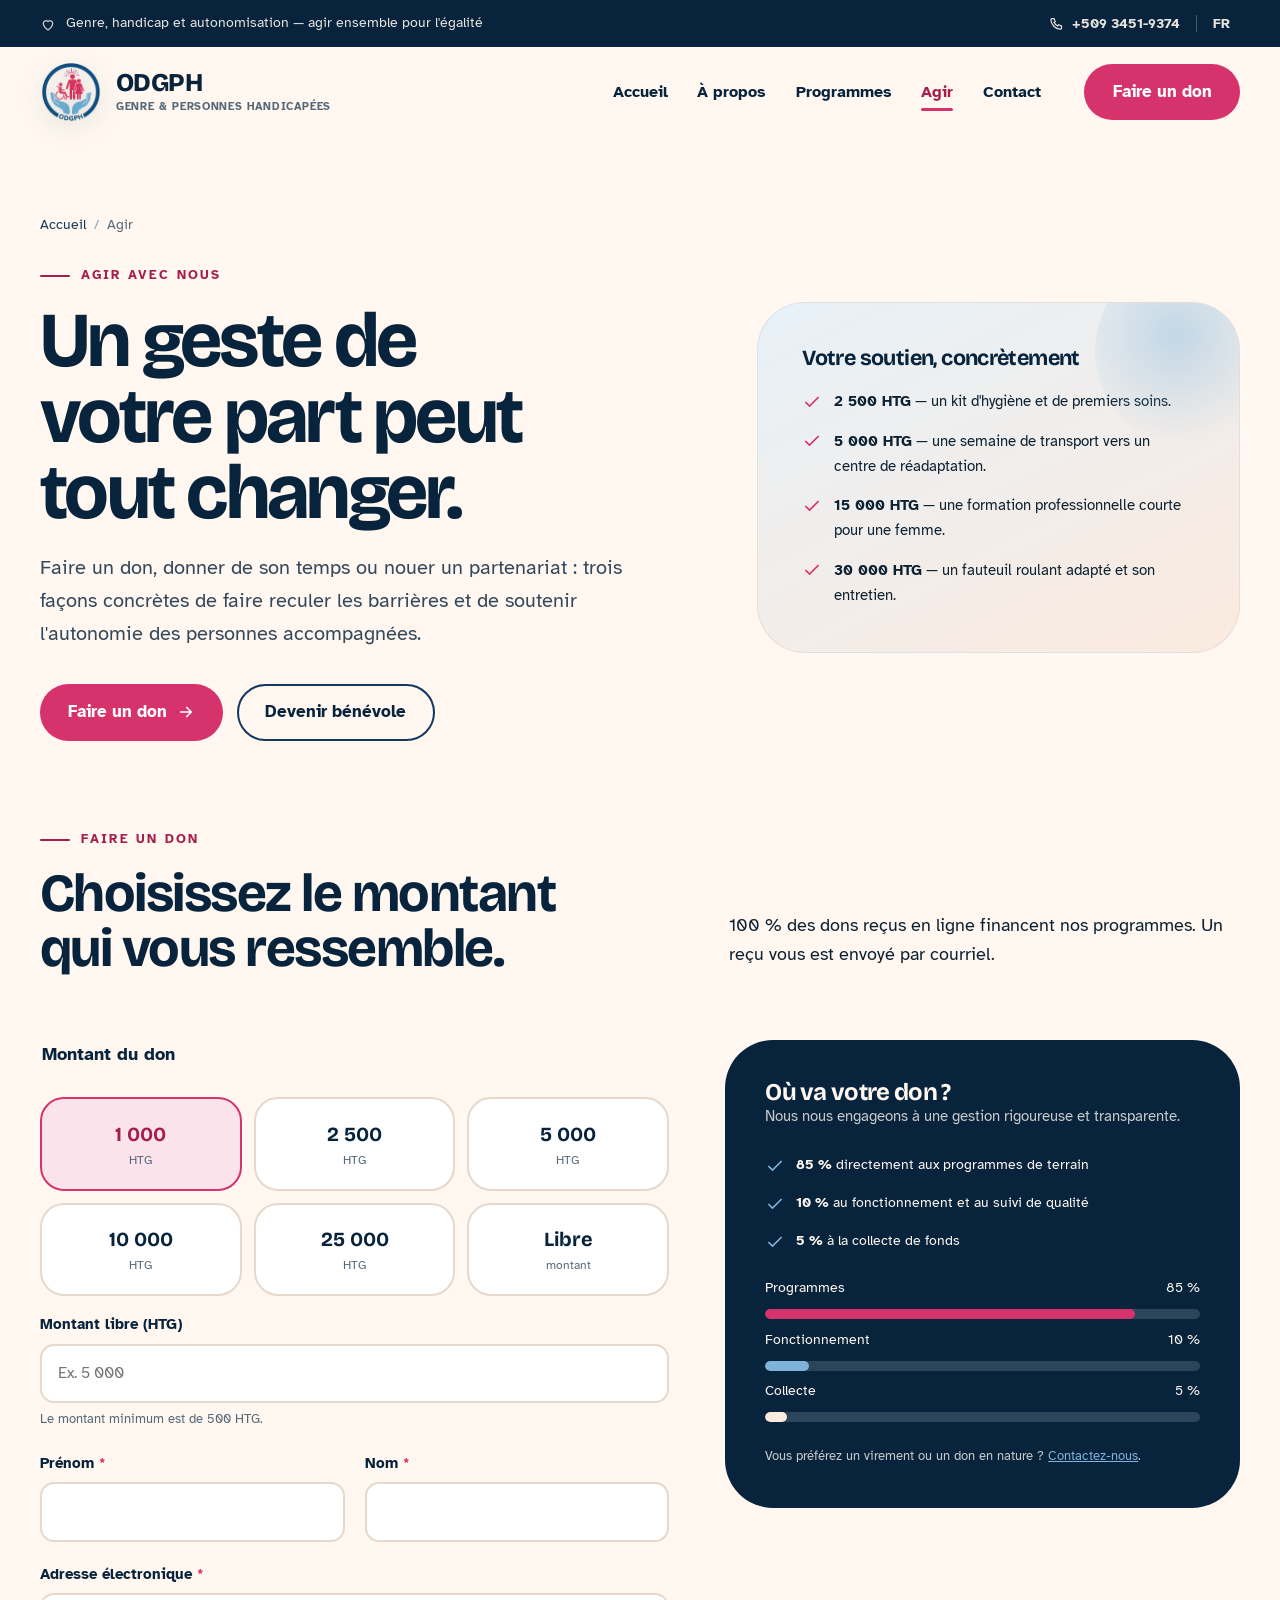
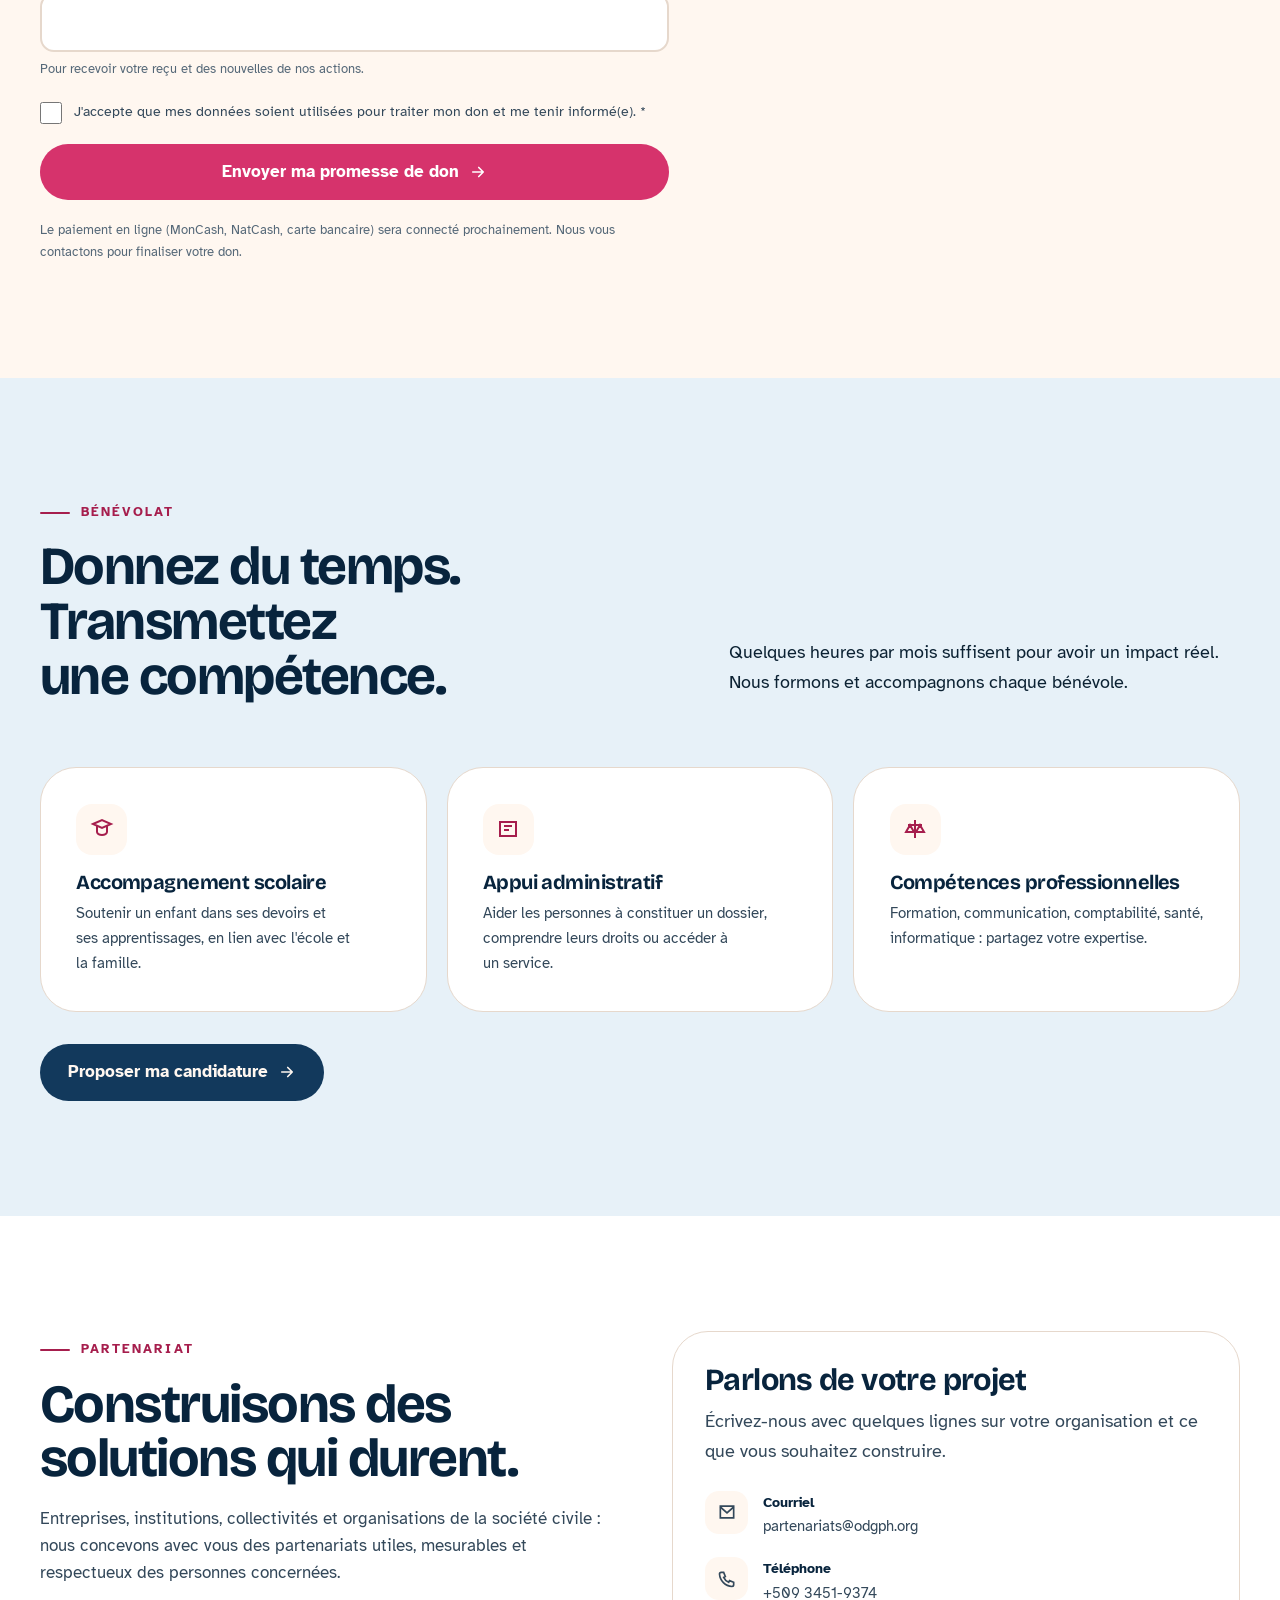
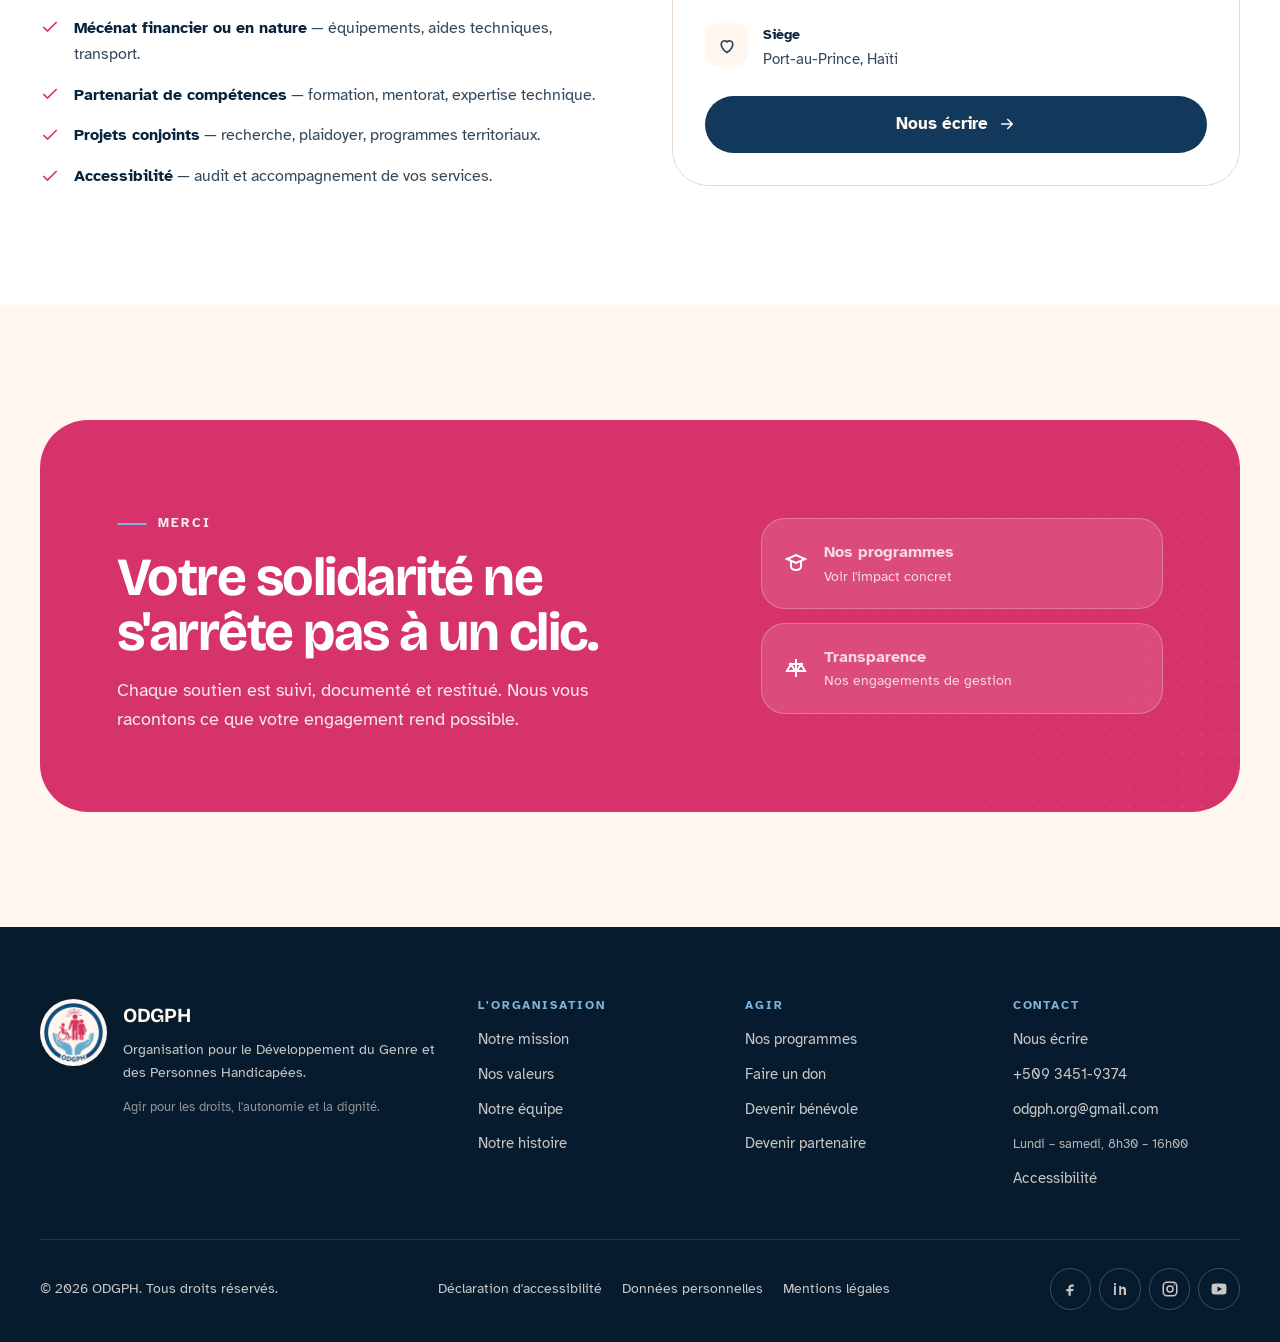
<file: agir.html>
<!DOCTYPE html>
<html lang="fr">
<head>
  <meta charset="utf-8">
  <meta name="viewport" content="width=device-width, initial-scale=1">
  <title>Agir avec nous — ODGPH</title>
  <meta name="description" content="Faire un don, devenir bénévole ou partenaire : soutenez l'action de l'ODGPH pour les droits des femmes et des personnes handicapées.">
  <meta name="theme-color" content="#08243d">
  <meta property="og:title" content="Agir avec nous — ODGPH">
  <meta property="og:description" content="Faire un don, devenir bénévole ou partenaire : soutenez l'action de l'ODGPH pour les droits des femmes et des personnes handicapées.">
  <meta property="og:type" content="website">
  <meta property="og:locale" content="fr_FR">
  <link rel="icon" href="assets/img/favicon-32.png" sizes="32x32">
  <link rel="apple-touch-icon" href="assets/img/apple-touch-icon.png">
  <link rel="preload" href="assets/fonts/bricolage-grotesque.woff2" as="font" type="font/woff2" crossorigin>
  <link rel="preload" href="assets/fonts/atkinson-400-normal.woff2" as="font" type="font/woff2" crossorigin>
  <link rel="stylesheet" href="assets/css/style.css">
</head>
<body>
  <a class="skip-link" href="#main">Aller au contenu principal</a>

  <div class="topbar">
    <div class="container topbar__inner">
      <p class="topbar__note">
        <svg width="16" height="16" viewBox="0 0 24 24" fill="none" stroke="currentColor" stroke-width="2" aria-hidden="true"><path d="M12 21s-7-4.6-7-10a4 4 0 0 1 7-2.6A4 4 0 0 1 19 11c0 5.4-7 10-7 10Z"/></svg>
        <span>Genre, handicap et autonomisation — agir ensemble pour l'égalité</span>
      </p>
      <div class="topbar__actions">
        <a class="topbar__link" href="tel:+50934519374">
          <svg width="15" height="15" viewBox="0 0 24 24" fill="none" stroke="currentColor" stroke-width="2" aria-hidden="true"><path d="M5 4h3l2 5-2 1a12 12 0 0 0 6 6l1-2 5 2v3a2 2 0 0 1-2 2A16 16 0 0 1 3 6a2 2 0 0 1 2-2Z"/></svg>
          <span>+509 3451-9374</span>
        </a>
        <span class="topbar__sep" aria-hidden="true"></span>
        <a class="topbar__link" href="accessibilite.html" hreflang="fr">FR</a>
      </div>
    </div>
  </div>

  <header class="header">
    <div class="container header__inner">
      <a class="brand" href="index.html" aria-label="ODGPH — retour à l'accueil">
        <img class="brand__logo" src="assets/img/logo-mark.png" width="512" height="512" alt="">
        <span class="brand__text">
          <span class="brand__acronym">ODGPH</span>
          <span class="brand__full">Genre &amp; Personnes Handicapées</span>
        </span>
      </a>

      <nav class="nav" aria-label="Navigation principale">
        <ul class="nav__list">
          <li><a class="nav__link" href="index.html">Accueil</a></li>
          <li><a class="nav__link" href="a-propos.html">À propos</a></li>
          <li><a class="nav__link" href="programmes.html">Programmes</a></li>
          <li><a class="nav__link" href="agir.html" aria-current="page">Agir</a></li>
          <li><a class="nav__link" href="contact.html">Contact</a></li>
        </ul>
        <a class="btn btn--rose nav__cta" href="agir.html#don">Faire un don</a>
      </nav>

      <button class="nav-toggle" type="button" aria-expanded="false" aria-controls="drawer">
        <span class="nav-toggle__bars" aria-hidden="true"><span></span><span></span><span></span></span>
        Menu
      </button>
    </div>
  </header>

  <div class="drawer" id="drawer" role="dialog" aria-modal="true" aria-label="Menu de navigation" hidden>
    <div class="drawer__scrim"></div>
    <div class="drawer__panel">
      <div class="drawer__head">
        <a class="brand" href="index.html" aria-label="ODGPH — accueil">
          <img class="brand__logo" src="assets/img/logo-mark.png" width="512" height="512" alt="">
          <span class="brand__text"><span class="brand__acronym">ODGPH</span></span>
        </a>
        <button class="drawer__close" type="button" aria-label="Fermer le menu">
          <svg width="18" height="18" viewBox="0 0 24 24" fill="none" stroke="currentColor" stroke-width="2.4" stroke-linecap="round" aria-hidden="true"><path d="M6 6l12 12M18 6L6 18"/></svg>
        </button>
      </div>
      <nav class="drawer__nav" aria-label="Navigation mobile">
        <a class="drawer__link" href="index.html">Accueil <span aria-hidden="true">→</span></a>
        <a class="drawer__link" href="a-propos.html">À propos <span aria-hidden="true">→</span></a>
        <a class="drawer__link" href="programmes.html">Programmes <span aria-hidden="true">→</span></a>
        <a class="drawer__link" href="agir.html" aria-current="page">Agir <span aria-hidden="true">→</span></a>
        <a class="drawer__link" href="contact.html">Contact <span aria-hidden="true">→</span></a>
        <a class="drawer__link" href="accessibilite.html">Accessibilité <span aria-hidden="true">→</span></a>
      </nav>
      <div class="drawer__foot">
        <a class="btn btn--rose btn--block" href="agir.html#don">Faire un don</a>
        <a class="btn btn--outline btn--block" href="tel:+50934519374">+509 3451-9374</a>
      </div>
    </div>
  </div>

  <main id="main">
    <section class="page-hero" aria-labelledby="page-title">
      <div class="container page-hero__grid">
        <div>
          <nav class="breadcrumb" aria-label="Fil d'Ariane">
            <a href="index.html">Accueil</a><span aria-hidden="true">/</span><span>Agir</span>
          </nav>
          <p class="eyebrow">Agir avec nous</p>
          <h1 class="display" id="page-title" style="margin-top: 1rem;">Un geste de votre part peut tout changer.</h1>
          <p class="lead page-hero__lead">
            Faire un don, donner de son temps ou nouer un partenariat : trois façons
            concrètes de faire reculer les barrières et de soutenir l'autonomie des
            personnes accompagnées.
          </p>
          <div class="hero__actions">
            <a class="btn btn--rose" href="#don">Faire un don <svg width="18" height="18" viewBox="0 0 24 24" fill="none" stroke="currentColor" stroke-width="2.2" stroke-linecap="round" stroke-linejoin="round" aria-hidden="true"><path d="M5 12h14M13 6l6 6-6 6"/></svg></a>
            <a class="btn btn--outline" href="#benevolat">Devenir bénévole</a>
          </div>
        </div>
        <aside class="page-hero__panel" aria-label="Où va votre soutien">
          <h2>Votre soutien, concrètement</h2>
          <ul class="panel-list">
            <li><svg width="20" height="20" viewBox="0 0 24 24" fill="none" stroke="currentColor" stroke-width="2" aria-hidden="true"><path d="m4 12 5 5L20 6"/></svg><span><strong>2 500 HTG</strong> — un kit d'hygiène et de premiers soins.</span></li>
            <li><svg width="20" height="20" viewBox="0 0 24 24" fill="none" stroke="currentColor" stroke-width="2" aria-hidden="true"><path d="m4 12 5 5L20 6"/></svg><span><strong>5 000 HTG</strong> — une semaine de transport vers un centre de réadaptation.</span></li>
            <li><svg width="20" height="20" viewBox="0 0 24 24" fill="none" stroke="currentColor" stroke-width="2" aria-hidden="true"><path d="m4 12 5 5L20 6"/></svg><span><strong>15 000 HTG</strong> — une formation professionnelle courte pour une femme.</span></li>
            <li><svg width="20" height="20" viewBox="0 0 24 24" fill="none" stroke="currentColor" stroke-width="2" aria-hidden="true"><path d="m4 12 5 5L20 6"/></svg><span><strong>30 000 HTG</strong> — un fauteuil roulant adapté et son entretien.</span></li>
          </ul>
        </aside>
      </div>
    </section>

    <section class="section section--cream" id="don" aria-labelledby="don-title" style="padding-top: 1rem;">
      <div class="container">
        <div class="section-head">
          <div>
            <p class="eyebrow">Faire un don</p>
            <h2 class="h2" id="don-title" style="margin-top: 1rem;">Choisissez le montant qui vous ressemble.</h2>
          </div>
          <p class="section-head__aside">100 % des dons reçus en ligne financent nos programmes. Un reçu vous est envoyé par courriel.</p>
        </div>

        <div class="donate-grid">
          <div>
            <form class="form" data-form="don" novalidate aria-labelledby="don-title">
            <input type="text" name="_gotcha" tabindex="-1" autocomplete="off" aria-hidden="true" style="display:none">
              <fieldset style="border: 0; padding: 0; margin: 0;">
                <legend style="font-weight: 700; color: var(--navy-deep); margin-bottom: 0.5rem;">Montant du don</legend>
                <div class="amounts">
                  <label class="amount"><input type="radio" name="montant" value="1000" checked><span>1 000<small>HTG</small></span></label>
                  <label class="amount"><input type="radio" name="montant" value="2500"><span>2 500<small>HTG</small></span></label>
                  <label class="amount"><input type="radio" name="montant" value="5000"><span>5 000<small>HTG</small></span></label>
                  <label class="amount"><input type="radio" name="montant" value="10000"><span>10 000<small>HTG</small></span></label>
                  <label class="amount"><input type="radio" name="montant" value="25000"><span>25 000<small>HTG</small></span></label>
                  <label class="amount" for="don-libre" style="grid-column: span 1;"><span>Libre<small>montant</small></span></label>
                </div>
                <div class="field" style="margin-top: 1rem;">
                  <label for="don-libre">Montant libre (HTG)</label>
                  <input type="number" id="don-libre" name="montant_libre" min="500" step="500" inputmode="numeric" placeholder="Ex. 5 000">
                  <p class="field__hint">Le montant minimum est de 500 HTG.</p>
                </div>
              </fieldset>

              <div class="form__row">
                <div class="field">
                  <label for="don-prenom">Prénom <span class="req" aria-hidden="true">*</span></label>
                  <input type="text" id="don-prenom" name="prenom" autocomplete="given-name" required>
                  <p class="field__error" data-error-for="don-prenom" hidden></p>
                </div>
                <div class="field">
                  <label for="don-nom">Nom <span class="req" aria-hidden="true">*</span></label>
                  <input type="text" id="don-nom" name="nom" autocomplete="family-name" required>
                  <p class="field__error" data-error-for="don-nom" hidden></p>
                </div>
              </div>
              <div class="field">
                <label for="don-email">Adresse électronique <span class="req" aria-hidden="true">*</span></label>
                <input type="email" id="don-email" name="email" autocomplete="email" required aria-describedby="don-email-hint">
                <p class="field__hint" id="don-email-hint">Pour recevoir votre reçu et des nouvelles de nos actions.</p>
                <p class="field__error" data-error-for="don-email" hidden></p>
              </div>
              <div class="check">
                <input type="checkbox" id="don-consent" name="consentement" required>
                <label for="don-consent">J'accepte que mes données soient utilisées pour traiter mon don et me tenir informé(e). <span class="req" aria-hidden="true">*</span></label>
              </div>
              <p class="field__error" data-error-for="don-consent" hidden></p>

              <button class="btn btn--rose btn--block" type="submit">Envoyer ma promesse de don <svg width="18" height="18" viewBox="0 0 24 24" fill="none" stroke="currentColor" stroke-width="2.2" stroke-linecap="round" stroke-linejoin="round" aria-hidden="true"><path d="M5 12h14M13 6l6 6-6 6"/></svg></button>
              <p class="field__hint">Le paiement en ligne (MonCash, NatCash, carte bancaire) sera connecté prochainement. Nous vous contactons pour finaliser votre don.</p>
              <p class="form__success" role="status"><svg width="20" height="20" viewBox="0 0 24 24" fill="none" stroke="currentColor" stroke-width="2" aria-hidden="true"><path d="m4 12 5 5L20 6"/></svg> <span data-success-text>Merci ! Votre promesse de don a bien été enregistrée. Nous vous contactons pour finaliser le paiement.</span></p>
            </form>
          </div>

          <aside class="don-card">
            <h2>Où va votre don ?</h2>
            <p>Nous nous engageons à une gestion rigoureuse et transparente.</p>
            <ul class="don-card__impact">
              <li><svg width="20" height="20" viewBox="0 0 24 24" fill="none" stroke="currentColor" stroke-width="2" aria-hidden="true"><path d="m4 12 5 5L20 6"/></svg><span><strong>85 %</strong> directement aux programmes de terrain</span></li>
              <li><svg width="20" height="20" viewBox="0 0 24 24" fill="none" stroke="currentColor" stroke-width="2" aria-hidden="true"><path d="m4 12 5 5L20 6"/></svg><span><strong>10 %</strong> au fonctionnement et au suivi de qualité</span></li>
              <li><svg width="20" height="20" viewBox="0 0 24 24" fill="none" stroke="currentColor" stroke-width="2" aria-hidden="true"><path d="m4 12 5 5L20 6"/></svg><span><strong>5 %</strong> à la collecte de fonds</span></li>
            </ul>
            <div style="display: grid; gap: 0.6rem; margin-top: 1.5rem;">
              <div style="display:flex; justify-content:space-between; font-size:0.85rem;"><span>Programmes</span><span>85 %</span></div>
              <div style="height: 10px; background: rgba(255,255,255,0.15); border-radius: 999px; overflow: hidden;"><div style="width: 85%; height: 100%; background: var(--rose); border-radius: 999px;"></div></div>
              <div style="display:flex; justify-content:space-between; font-size:0.85rem;"><span>Fonctionnement</span><span>10 %</span></div>
              <div style="height: 10px; background: rgba(255,255,255,0.15); border-radius: 999px; overflow: hidden;"><div style="width: 10%; height: 100%; background: var(--sky); border-radius: 999px;"></div></div>
              <div style="display:flex; justify-content:space-between; font-size:0.85rem;"><span>Collecte</span><span>5 %</span></div>
              <div style="height: 10px; background: rgba(255,255,255,0.15); border-radius: 999px; overflow: hidden;"><div style="width: 5%; height: 100%; background: var(--cream-deep); border-radius: 999px;"></div></div>
            </div>
            <p style="margin-top: 1.5rem; font-size: 0.8rem;">Vous préférez un virement ou un don en nature ? <a href="contact.html" style="color: var(--sky);">Contactez-nous</a>.</p>
          </aside>
        </div>
      </div>
    </section>

    <section class="section section--sky" id="benevolat" aria-labelledby="benevolat-title">
      <div class="container">
        <div class="section-head">
          <div>
            <p class="eyebrow">Bénévolat</p>
            <h2 class="h2" id="benevolat-title" style="margin-top: 1rem;">Donnez du temps. Transmettez une compétence.</h2>
          </div>
          <p class="section-head__aside">Quelques heures par mois suffisent pour avoir un impact réel. Nous formons et accompagnons chaque bénévole.</p>
        </div>
        <div class="values">
          <article class="value reveal">
            <span class="value__icon"><svg width="24" height="24" viewBox="0 0 24 24" fill="none" stroke="currentColor" stroke-width="2" aria-hidden="true"><path d="M3 7l9-4 9 4-9 4-9-4Z"/><path d="M7 9v6c0 1.5 2.2 3 5 3s5-1.5 5-3V9"/></svg></span>
            <h3>Accompagnement scolaire</h3>
            <p>Soutenir un enfant dans ses devoirs et ses apprentissages, en lien avec l'école et la famille.</p>
          </article>
          <article class="value reveal">
            <span class="value__icon"><svg width="24" height="24" viewBox="0 0 24 24" fill="none" stroke="currentColor" stroke-width="2" aria-hidden="true"><path d="M4 19V5h16v14z"/><path d="M8 9h8M8 13h5"/></svg></span>
            <h3>Appui administratif</h3>
            <p>Aider les personnes à constituer un dossier, comprendre leurs droits ou accéder à un service.</p>
          </article>
          <article class="value reveal">
            <span class="value__icon"><svg width="24" height="24" viewBox="0 0 24 24" fill="none" stroke="currentColor" stroke-width="2" aria-hidden="true"><path d="M12 3v18M5 8h14M7 8l-4 7h8L7 8ZM17 8l-4 7h8l-4-7Z"/></svg></span>
            <h3>Compétences professionnelles</h3>
            <p>Formation, communication, comptabilité, santé, informatique : partagez votre expertise.</p>
          </article>
        </div>
        <p style="margin-top: 2rem;"><a class="btn btn--navy" href="contact.html#formulaire">Proposer ma candidature <svg width="18" height="18" viewBox="0 0 24 24" fill="none" stroke="currentColor" stroke-width="2.2" stroke-linecap="round" stroke-linejoin="round" aria-hidden="true"><path d="M5 12h14M13 6l6 6-6 6"/></svg></a></p>
      </div>
    </section>

    <section class="section section--white" id="partenariat" aria-labelledby="partenariat-title">
      <div class="container split">
        <div>
          <p class="eyebrow">Partenariat</p>
          <h2 class="h2" id="partenariat-title" style="margin-top: 1rem;">Construisons des solutions qui durent.</h2>
          <p class="lead" style="margin-top: 1.25rem; font-size: 1.05rem;">
            Entreprises, institutions, collectivités et organisations de la société
            civile : nous concevons avec vous des partenariats utiles, mesurables et
            respectueux des personnes concernées.
          </p>
          <ul class="mini-list">
            <li><svg width="20" height="20" viewBox="0 0 24 24" fill="none" stroke="currentColor" stroke-width="2" aria-hidden="true"><path d="m4 12 5 5L20 6"/></svg><span><strong>Mécénat financier ou en nature</strong> — équipements, aides techniques, transport.</span></li>
            <li><svg width="20" height="20" viewBox="0 0 24 24" fill="none" stroke="currentColor" stroke-width="2" aria-hidden="true"><path d="m4 12 5 5L20 6"/></svg><span><strong>Partenariat de compétences</strong> — formation, mentorat, expertise technique.</span></li>
            <li><svg width="20" height="20" viewBox="0 0 24 24" fill="none" stroke="currentColor" stroke-width="2" aria-hidden="true"><path d="m4 12 5 5L20 6"/></svg><span><strong>Projets conjoints</strong> — recherche, plaidoyer, programmes territoriaux.</span></li>
            <li><svg width="20" height="20" viewBox="0 0 24 24" fill="none" stroke="currentColor" stroke-width="2" aria-hidden="true"><path d="m4 12 5 5L20 6"/></svg><span><strong>Accessibilité</strong> — audit et accompagnement de vos services.</span></li>
          </ul>
        </div>
        <div class="contact-card">
          <h3 class="h3">Parlons de votre projet</h3>
          <p style="margin-top: 0.75rem; color: var(--ink-soft);">Écrivez-nous avec quelques lignes sur votre organisation et ce que vous souhaitez construire.</p>
          <div class="contact-list">
            <li>
              <span class="contact-list__icon"><svg width="20" height="20" viewBox="0 0 24 24" fill="none" stroke="currentColor" stroke-width="2" aria-hidden="true"><path d="M4 5h16v14H4z"/><path d="m4 6 8 7 8-7"/></svg></span>
              <span><strong>Courriel</strong><a href="mailto:partenariats@odgph.org">partenariats@odgph.org</a></span>
            </li>
            <li>
              <span class="contact-list__icon"><svg width="20" height="20" viewBox="0 0 24 24" fill="none" stroke="currentColor" stroke-width="2" aria-hidden="true"><path d="M5 4h3l2 5-2 1a12 12 0 0 0 6 6l1-2 5 2v3a2 2 0 0 1-2 2A16 16 0 0 1 3 6a2 2 0 0 1 2-2Z"/></svg></span>
              <span><strong>Téléphone</strong><a href="tel:+50934519374">+509 3451-9374</a></span>
            </li>
            <li>
              <span class="contact-list__icon"><svg width="20" height="20" viewBox="0 0 24 24" fill="none" stroke="currentColor" stroke-width="2" aria-hidden="true"><path d="M12 21s-7-4.6-7-10a4 4 0 0 1 7-2.6A4 4 0 0 1 19 11c0 5.4-7 10-7 10Z"/></svg></span>
              <span><strong>Siège</strong><span>Port-au-Prince, Haïti</span></span>
            </li>
          </div>
          <p style="margin-top: 1.5rem;"><a class="btn btn--navy btn--block" href="contact.html#formulaire">Nous écrire <svg width="18" height="18" viewBox="0 0 24 24" fill="none" stroke="currentColor" stroke-width="2.2" stroke-linecap="round" stroke-linejoin="round" aria-hidden="true"><path d="M5 12h14M13 6l6 6-6 6"/></svg></a></p>
        </div>
      </div>
    </section>

    <section class="section section--cream" aria-labelledby="merci-title">
      <div class="container">
        <div class="cta-band">
          <div>
            <p class="eyebrow eyebrow--light">Merci</p>
            <h2 class="h2" id="merci-title" style="margin-top: 1rem;">Votre solidarité ne s'arrête pas à un clic.</h2>
            <p>Chaque soutien est suivi, documenté et restitué. Nous vous racontons ce que votre engagement rend possible.</p>
          </div>
          <div class="cta-band__aside">
            <a class="cta-band__card" href="programmes.html"><svg width="24" height="24" viewBox="0 0 24 24" fill="none" stroke="currentColor" stroke-width="2" aria-hidden="true"><path d="M3 7l9-4 9 4-9 4-9-4Z"/><path d="M7 9v6c0 1.5 2.2 3 5 3s5-1.5 5-3V9"/></svg><span><strong>Nos programmes</strong><span>Voir l'impact concret</span></span></a>
            <a class="cta-band__card" href="a-propos.html#transparence"><svg width="24" height="24" viewBox="0 0 24 24" fill="none" stroke="currentColor" stroke-width="2" aria-hidden="true"><path d="M12 3v18M5 8h14M7 8l-4 7h8L7 8ZM17 8l-4 7h8l-4-7Z"/></svg><span><strong>Transparence</strong><span>Nos engagements de gestion</span></span></a>
          </div>
        </div>
      </div>
    </section>
  </main>

  <footer class="footer">
    <div class="container">
      <div class="footer__top">
        <div class="footer__brand">
          <img src="assets/img/logo-mark.png" width="512" height="512" alt="">
          <div>
            <strong>ODGPH</strong>
            <p>Organisation pour le Développement du Genre et des Personnes Handicapées.</p>
            <p style="margin-top: 0.75rem; font-size: 0.8rem; color: rgba(255,247,240,0.55);">Agir pour les droits, l'autonomie et la dignité.</p>
          </div>
        </div>
        <div class="footer__col">
          <h3>L'organisation</h3>
          <ul>
            <li><a href="a-propos.html">Notre mission</a></li>
            <li><a href="a-propos.html#valeurs">Nos valeurs</a></li>
            <li><a href="a-propos.html#equipe">Notre équipe</a></li>
            <li><a href="a-propos.html#histoire">Notre histoire</a></li>
          </ul>
        </div>
        <div class="footer__col">
          <h3>Agir</h3>
          <ul>
            <li><a href="programmes.html">Nos programmes</a></li>
            <li><a href="agir.html#don">Faire un don</a></li>
            <li><a href="agir.html#benevolat">Devenir bénévole</a></li>
            <li><a href="agir.html#partenariat">Devenir partenaire</a></li>
          </ul>
        </div>
        <div class="footer__col">
          <h3>Contact</h3>
          <ul>
            <li><a href="contact.html">Nous écrire</a></li>
            <li><a href="tel:+50934519374">+509 3451-9374</a></li>
            <li><a href="mailto:odgph.org@gmail.com">odgph.org@gmail.com</a></li>
            <li><span style="font-size: 0.8rem; color: rgba(255,247,240,0.7);">Lundi – samedi, 8h30 – 16h00</span></li>
            <li><a href="accessibilite.html">Accessibilité</a></li>
          </ul>
        </div>
      </div>
      <div class="footer__bottom">
        <p>© <span data-year>2026</span> ODGPH. Tous droits réservés.</p>
        <div class="footer__legal">
          <a href="accessibilite.html">Déclaration d'accessibilité</a>
          <a href="accessibilite.html#donnees">Données personnelles</a>
          <a href="contact.html">Mentions légales</a>
        </div>
        <div class="footer__social">
          <a href="#" aria-label="Facebook">
            <svg width="18" height="18" viewBox="0 0 24 24" fill="currentColor" aria-hidden="true"><path d="M14 9h3V6h-3c-2.2 0-4 1.8-4 4v2H7v3h3v6h3v-6h3l1-3h-4v-2c0-.6.4-1 1-1Z"/></svg>
          </a>
          <a href="#" aria-label="LinkedIn">
            <svg width="18" height="18" viewBox="0 0 24 24" fill="currentColor" aria-hidden="true"><path d="M6.5 8H4v12h2.5V8Zm-1.2-4a1.5 1.5 0 1 0 0 3 1.5 1.5 0 0 0 0-3ZM20 13.4c0-3-1.6-4.4-3.7-4.4-1.7 0-2.5.9-2.9 1.6V8H11v12h2.5v-6.4c0-1.3.6-2.1 1.8-2.1s1.7.8 1.7 2.1V20H20v-6.6Z"/></svg>
          </a>
          <a href="#" aria-label="Instagram">
            <svg width="18" height="18" viewBox="0 0 24 24" fill="none" stroke="currentColor" stroke-width="2" aria-hidden="true"><rect x="3" y="3" width="18" height="18" rx="5"/><circle cx="12" cy="12" r="4"/><circle cx="17.5" cy="6.5" r="1" fill="currentColor" stroke="none"/></svg>
          </a>
          <a href="#" aria-label="YouTube">
            <svg width="18" height="18" viewBox="0 0 24 24" fill="currentColor" aria-hidden="true"><path d="M22 12s0-3.5-.4-5.2c-.2-.9-.9-1.6-1.8-1.8C18 4.6 12 4.6 12 4.6s-6 0-7.8.4c-.9.2-1.6.9-1.8 1.8C2 8.5 2 12 2 12s0 3.5.4 5.2c.2.9.9 1.6 1.8 1.8 1.8.4 7.8.4 7.8.4s6 0 7.8-.4c.9-.2 1.6-.9 1.8-1.8C22 15.5 22 12 22 12Zm-12 3.5v-7l6 3.5-6 3.5Z"/></svg>
          </a>
        </div>
      </div>
    </div>
  </footer>


  <script src="assets/js/main.js" defer></script>
</body>
</html>
</file>
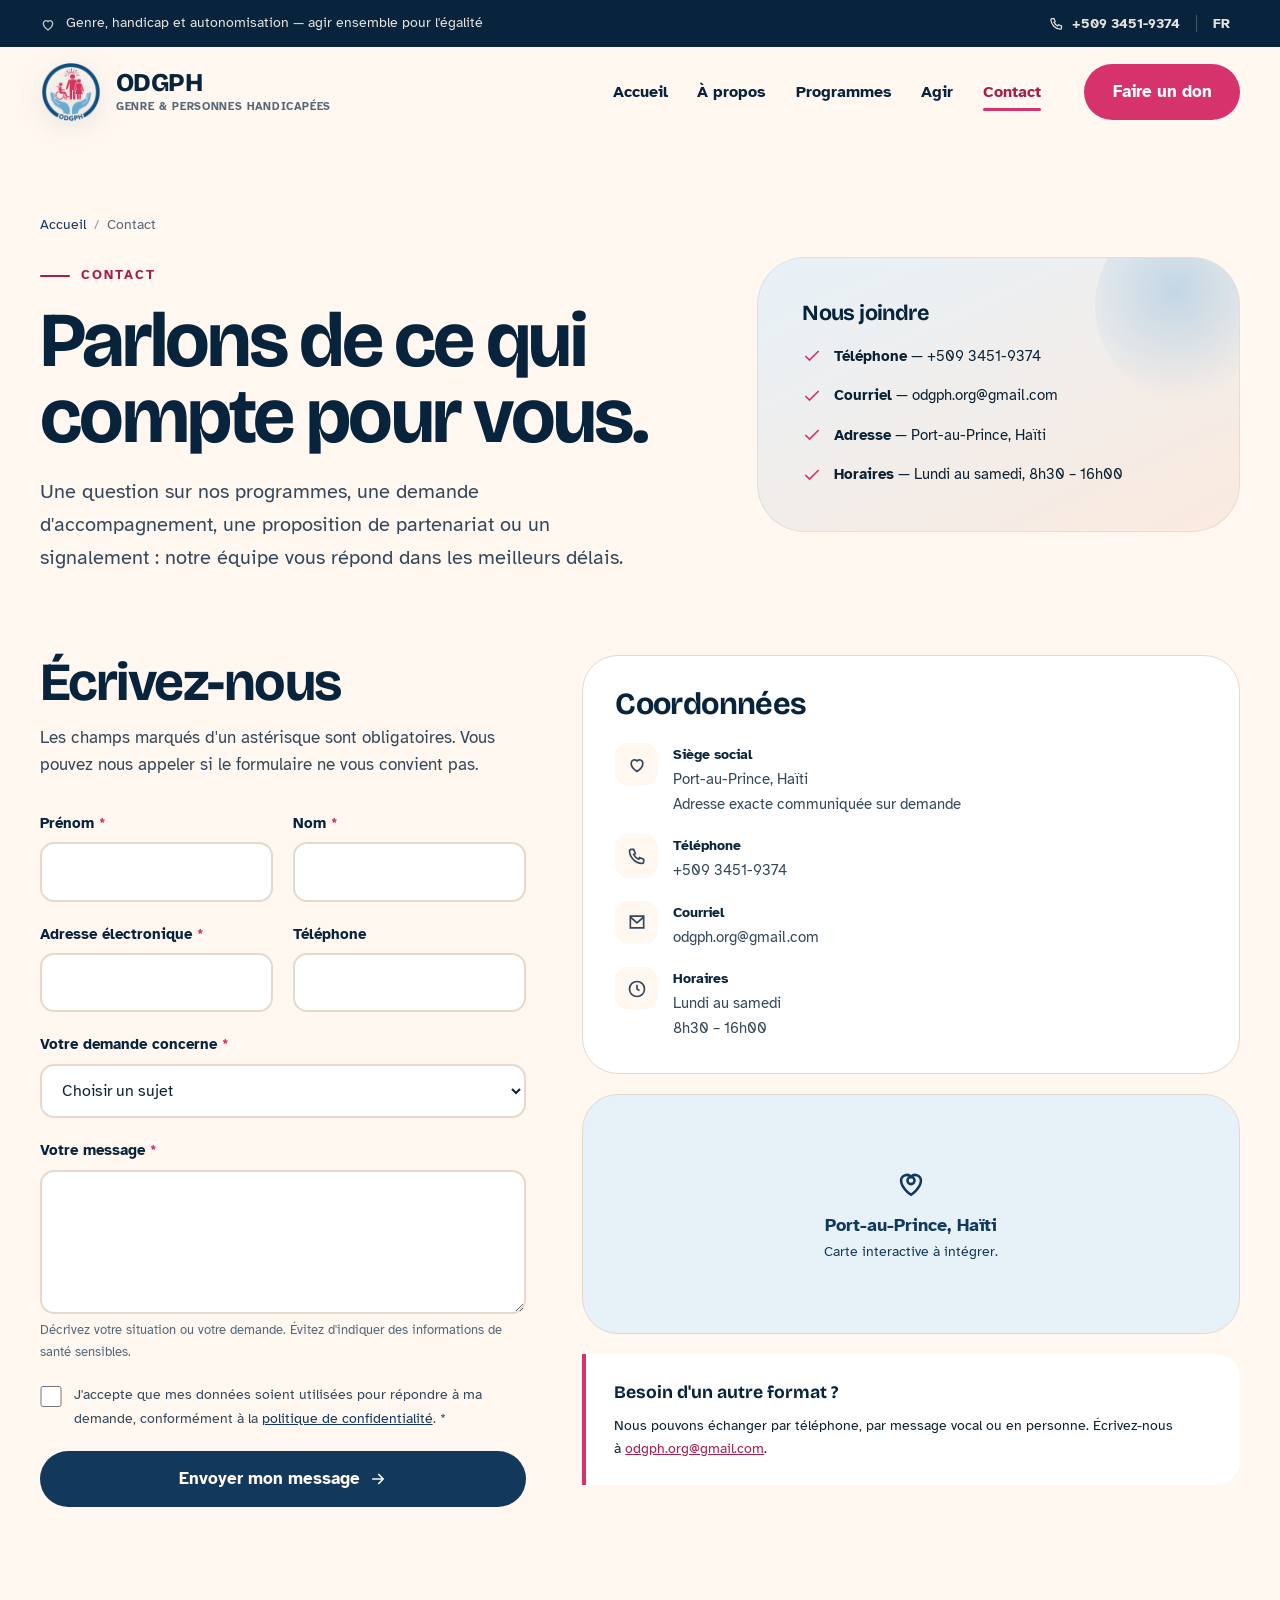
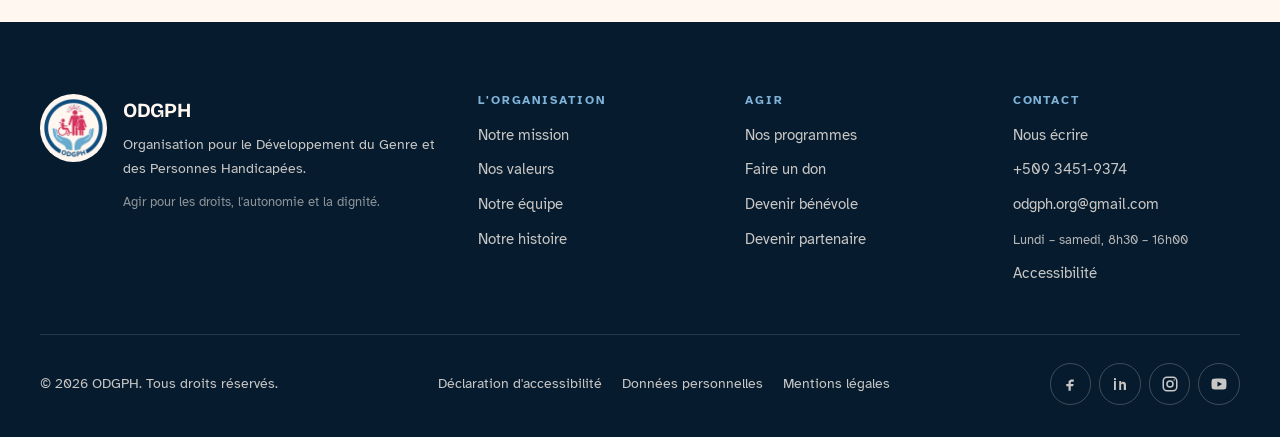
<file: contact.html>
<!DOCTYPE html>
<html lang="fr">
<head>
  <meta charset="utf-8">
  <meta name="viewport" content="width=device-width, initial-scale=1">
  <title>Contact — ODGPH</title>
  <meta name="description" content="Contactez l'ODGPH : adresse, téléphone, courriel et formulaire accessible.">
  <meta name="theme-color" content="#08243d">
  <meta property="og:title" content="Contact — ODGPH">
  <meta property="og:description" content="Contactez l'ODGPH : adresse, téléphone, courriel et formulaire accessible.">
  <meta property="og:type" content="website">
  <meta property="og:locale" content="fr_FR">
  <link rel="icon" href="assets/img/favicon-32.png" sizes="32x32">
  <link rel="apple-touch-icon" href="assets/img/apple-touch-icon.png">
  <link rel="preload" href="assets/fonts/bricolage-grotesque.woff2" as="font" type="font/woff2" crossorigin>
  <link rel="preload" href="assets/fonts/atkinson-400-normal.woff2" as="font" type="font/woff2" crossorigin>
  <link rel="stylesheet" href="assets/css/style.css">
</head>
<body>
  <a class="skip-link" href="#main">Aller au contenu principal</a>

  <div class="topbar">
    <div class="container topbar__inner">
      <p class="topbar__note">
        <svg width="16" height="16" viewBox="0 0 24 24" fill="none" stroke="currentColor" stroke-width="2" aria-hidden="true"><path d="M12 21s-7-4.6-7-10a4 4 0 0 1 7-2.6A4 4 0 0 1 19 11c0 5.4-7 10-7 10Z"/></svg>
        <span>Genre, handicap et autonomisation — agir ensemble pour l'égalité</span>
      </p>
      <div class="topbar__actions">
        <a class="topbar__link" href="tel:+50934519374">
          <svg width="15" height="15" viewBox="0 0 24 24" fill="none" stroke="currentColor" stroke-width="2" aria-hidden="true"><path d="M5 4h3l2 5-2 1a12 12 0 0 0 6 6l1-2 5 2v3a2 2 0 0 1-2 2A16 16 0 0 1 3 6a2 2 0 0 1 2-2Z"/></svg>
          <span>+509 3451-9374</span>
        </a>
        <span class="topbar__sep" aria-hidden="true"></span>
        <a class="topbar__link" href="accessibilite.html" hreflang="fr">FR</a>
      </div>
    </div>
  </div>

  <header class="header">
    <div class="container header__inner">
      <a class="brand" href="index.html" aria-label="ODGPH — retour à l'accueil">
        <img class="brand__logo" src="assets/img/logo-mark.png" width="512" height="512" alt="">
        <span class="brand__text">
          <span class="brand__acronym">ODGPH</span>
          <span class="brand__full">Genre &amp; Personnes Handicapées</span>
        </span>
      </a>

      <nav class="nav" aria-label="Navigation principale">
        <ul class="nav__list">
          <li><a class="nav__link" href="index.html">Accueil</a></li>
          <li><a class="nav__link" href="a-propos.html">À propos</a></li>
          <li><a class="nav__link" href="programmes.html">Programmes</a></li>
          <li><a class="nav__link" href="agir.html">Agir</a></li>
          <li><a class="nav__link" href="contact.html" aria-current="page">Contact</a></li>
        </ul>
        <a class="btn btn--rose nav__cta" href="agir.html#don">Faire un don</a>
      </nav>

      <button class="nav-toggle" type="button" aria-expanded="false" aria-controls="drawer">
        <span class="nav-toggle__bars" aria-hidden="true"><span></span><span></span><span></span></span>
        Menu
      </button>
    </div>
  </header>

  <div class="drawer" id="drawer" role="dialog" aria-modal="true" aria-label="Menu de navigation" hidden>
    <div class="drawer__scrim"></div>
    <div class="drawer__panel">
      <div class="drawer__head">
        <a class="brand" href="index.html" aria-label="ODGPH — accueil">
          <img class="brand__logo" src="assets/img/logo-mark.png" width="512" height="512" alt="">
          <span class="brand__text"><span class="brand__acronym">ODGPH</span></span>
        </a>
        <button class="drawer__close" type="button" aria-label="Fermer le menu">
          <svg width="18" height="18" viewBox="0 0 24 24" fill="none" stroke="currentColor" stroke-width="2.4" stroke-linecap="round" aria-hidden="true"><path d="M6 6l12 12M18 6L6 18"/></svg>
        </button>
      </div>
      <nav class="drawer__nav" aria-label="Navigation mobile">
        <a class="drawer__link" href="index.html">Accueil <span aria-hidden="true">→</span></a>
        <a class="drawer__link" href="a-propos.html">À propos <span aria-hidden="true">→</span></a>
        <a class="drawer__link" href="programmes.html">Programmes <span aria-hidden="true">→</span></a>
        <a class="drawer__link" href="agir.html">Agir <span aria-hidden="true">→</span></a>
        <a class="drawer__link" href="contact.html" aria-current="page">Contact <span aria-hidden="true">→</span></a>
        <a class="drawer__link" href="accessibilite.html">Accessibilité <span aria-hidden="true">→</span></a>
      </nav>
      <div class="drawer__foot">
        <a class="btn btn--rose btn--block" href="agir.html#don">Faire un don</a>
        <a class="btn btn--outline btn--block" href="tel:+50934519374">+509 3451-9374</a>
      </div>
    </div>
  </div>

  <main id="main">
    <section class="page-hero" aria-labelledby="page-title">
      <div class="container page-hero__grid">
        <div>
          <nav class="breadcrumb" aria-label="Fil d'Ariane">
            <a href="index.html">Accueil</a><span aria-hidden="true">/</span><span>Contact</span>
          </nav>
          <p class="eyebrow">Contact</p>
          <h1 class="display" id="page-title" style="margin-top: 1rem;">Parlons de ce qui compte pour vous.</h1>
          <p class="lead page-hero__lead">
            Une question sur nos programmes, une demande d'accompagnement, une
            proposition de partenariat ou un signalement : notre équipe vous répond
            dans les meilleurs délais.
          </p>
        </div>
        <aside class="page-hero__panel" aria-label="Coordonnées">
          <h2>Nous joindre</h2>
          <ul class="panel-list">
            <li><svg width="20" height="20" viewBox="0 0 24 24" fill="none" stroke="currentColor" stroke-width="2" aria-hidden="true"><path d="m4 12 5 5L20 6"/></svg><span><strong>Téléphone</strong> — +509 3451-9374</span></li>
            <li><svg width="20" height="20" viewBox="0 0 24 24" fill="none" stroke="currentColor" stroke-width="2" aria-hidden="true"><path d="m4 12 5 5L20 6"/></svg><span><strong>Courriel</strong> — odgph.org@gmail.com</span></li>
            <li><svg width="20" height="20" viewBox="0 0 24 24" fill="none" stroke="currentColor" stroke-width="2" aria-hidden="true"><path d="m4 12 5 5L20 6"/></svg><span><strong>Adresse</strong> — Port-au-Prince, Haïti</span></li>
            <li><svg width="20" height="20" viewBox="0 0 24 24" fill="none" stroke="currentColor" stroke-width="2" aria-hidden="true"><path d="m4 12 5 5L20 6"/></svg><span><strong>Horaires</strong> — Lundi au samedi, 8h30 – 16h00</span></li>
          </ul>
        </aside>
      </div>
    </section>

    <section class="section section--cream" aria-labelledby="form-title" style="padding-top: 1rem;">
      <div class="container contact-grid" id="formulaire">
        <div>
          <h2 class="h2" id="form-title">Écrivez-nous</h2>
          <p class="lead" style="margin-top: 1rem; font-size: 1.05rem;">Les champs marqués d'un astérisque sont obligatoires. Vous pouvez nous appeler si le formulaire ne vous convient pas.</p>

          <form class="form" data-form="contact" novalidate style="margin-top: 2rem;">
            <input type="text" name="_gotcha" tabindex="-1" autocomplete="off" aria-hidden="true" style="display:none">
            <div class="form__row">
              <div class="field">
                <label for="c-prenom">Prénom <span class="req" aria-hidden="true">*</span></label>
                <input type="text" id="c-prenom" name="prenom" autocomplete="given-name" required>
                <p class="field__error" data-error-for="c-prenom" hidden></p>
              </div>
              <div class="field">
                <label for="c-nom">Nom <span class="req" aria-hidden="true">*</span></label>
                <input type="text" id="c-nom" name="nom" autocomplete="family-name" required>
                <p class="field__error" data-error-for="c-nom" hidden></p>
              </div>
            </div>
            <div class="form__row">
              <div class="field">
                <label for="c-email">Adresse électronique <span class="req" aria-hidden="true">*</span></label>
                <input type="email" id="c-email" name="email" autocomplete="email" required>
                <p class="field__error" data-error-for="c-email" hidden></p>
              </div>
              <div class="field">
                <label for="c-tel">Téléphone</label>
                <input type="tel" id="c-tel" name="telephone" autocomplete="tel" inputmode="tel">
              </div>
            </div>
            <div class="field">
              <label for="c-sujet">Votre demande concerne <span class="req" aria-hidden="true">*</span></label>
              <select id="c-sujet" name="sujet" required>
                <option value="">Choisir un sujet</option>
                <option>Accès à un programme</option>
                <option>Bénévolat</option>
                <option>Partenariat</option>
                <option>Don et reçus</option>
                <option>Accessibilité du site</option>
                <option>Presse et communication</option>
                <option>Autre</option>
              </select>
              <p class="field__error" data-error-for="c-sujet" hidden></p>
            </div>
            <div class="field">
              <label for="c-message">Votre message <span class="req" aria-hidden="true">*</span></label>
              <textarea id="c-message" name="message" required aria-describedby="c-message-hint"></textarea>
              <p class="field__hint" id="c-message-hint">Décrivez votre situation ou votre demande. Évitez d'indiquer des informations de santé sensibles.</p>
              <p class="field__error" data-error-for="c-message" hidden></p>
            </div>
            <div class="check">
              <input type="checkbox" id="c-consent" name="consentement" required>
              <label for="c-consent">J'accepte que mes données soient utilisées pour répondre à ma demande, conformément à la <a href="accessibilite.html#donnees" style="color: var(--navy);">politique de confidentialité</a>. <span class="req" aria-hidden="true">*</span></label>
            </div>
            <p class="field__error" data-error-for="c-consent" hidden></p>
            <button class="btn btn--navy" type="submit">Envoyer mon message <svg width="18" height="18" viewBox="0 0 24 24" fill="none" stroke="currentColor" stroke-width="2.2" stroke-linecap="round" stroke-linejoin="round" aria-hidden="true"><path d="M5 12h14M13 6l6 6-6 6"/></svg></button>
            <p class="form__success" role="status"><svg width="20" height="20" viewBox="0 0 24 24" fill="none" stroke="currentColor" stroke-width="2" aria-hidden="true"><path d="m4 12 5 5L20 6"/></svg> <span data-success-text>Merci ! Votre message a bien été envoyé. Nous vous répondrons rapidement.</span></p>
          </form>
        </div>

        <aside>
          <div class="contact-card">
            <h3 class="h3">Coordonnées</h3>
            <ul class="contact-list">
              <li>
                <span class="contact-list__icon"><svg width="20" height="20" viewBox="0 0 24 24" fill="none" stroke="currentColor" stroke-width="2" aria-hidden="true"><path d="M12 21s-7-4.6-7-10a4 4 0 0 1 7-2.6A4 4 0 0 1 19 11c0 5.4-7 10-7 10Z"/></svg></span>
                <span><strong>Siège social</strong><span>Port-au-Prince, Haïti<br>Adresse exacte communiquée sur demande</span></span>
              </li>
              <li>
                <span class="contact-list__icon"><svg width="20" height="20" viewBox="0 0 24 24" fill="none" stroke="currentColor" stroke-width="2" aria-hidden="true"><path d="M5 4h3l2 5-2 1a12 12 0 0 0 6 6l1-2 5 2v3a2 2 0 0 1-2 2A16 16 0 0 1 3 6a2 2 0 0 1 2-2Z"/></svg></span>
                <span><strong>Téléphone</strong><a href="tel:+50934519374">+509 3451-9374</a></span>
              </li>
              <li>
                <span class="contact-list__icon"><svg width="20" height="20" viewBox="0 0 24 24" fill="none" stroke="currentColor" stroke-width="2" aria-hidden="true"><path d="M4 5h16v14H4z"/><path d="m4 6 8 7 8-7"/></svg></span>
                <span><strong>Courriel</strong><a href="mailto:odgph.org@gmail.com">odgph.org@gmail.com</a></span>
              </li>
              <li>
                <span class="contact-list__icon"><svg width="20" height="20" viewBox="0 0 24 24" fill="none" stroke="currentColor" stroke-width="2" aria-hidden="true"><circle cx="12" cy="12" r="9"/><path d="M12 7v5l3 2"/></svg></span>
                <span><strong>Horaires</strong><span>Lundi au samedi<br>8h30 – 16h00</span></span>
              </li>
            </ul>
          </div>

          <div class="map" style="margin-top: 1.25rem;" role="img" aria-label="Emplacement du siège de l'ODGPH à Port-au-Prince, Haïti">
            <div>
              <svg width="34" height="34" viewBox="0 0 24 24" fill="none" stroke="currentColor" stroke-width="1.8" aria-hidden="true" style="margin-inline: auto;"><path d="M12 21s-7-4.6-7-10a4 4 0 0 1 7-2.6A4 4 0 0 1 19 11c0 5.4-7 10-7 10Z"/><circle cx="12" cy="11" r="2.5"/></svg>
              <p style="margin-top: 0.75rem; font-weight: 700;">Port-au-Prince, Haïti</p>
              <p style="font-size: 0.85rem;">Carte interactive à intégrer.</p>
            </div>
          </div>

          <div class="callout" style="margin-top: 1.25rem;">
            <p class="callout__title">Besoin d'un autre format ?</p>
            <p style="margin: 0; font-size: 0.9rem;">Nous pouvons échanger par téléphone, par message vocal ou en personne. Écrivez-nous à <a href="mailto:odgph.org@gmail.com" style="color: var(--rose-deep);">odgph.org@gmail.com</a>.</p>
          </div>
        </aside>
      </div>
    </section>
  </main>

  <footer class="footer">
    <div class="container">
      <div class="footer__top">
        <div class="footer__brand">
          <img src="assets/img/logo-mark.png" width="512" height="512" alt="">
          <div>
            <strong>ODGPH</strong>
            <p>Organisation pour le Développement du Genre et des Personnes Handicapées.</p>
            <p style="margin-top: 0.75rem; font-size: 0.8rem; color: rgba(255,247,240,0.55);">Agir pour les droits, l'autonomie et la dignité.</p>
          </div>
        </div>
        <div class="footer__col">
          <h3>L'organisation</h3>
          <ul>
            <li><a href="a-propos.html">Notre mission</a></li>
            <li><a href="a-propos.html#valeurs">Nos valeurs</a></li>
            <li><a href="a-propos.html#equipe">Notre équipe</a></li>
            <li><a href="a-propos.html#histoire">Notre histoire</a></li>
          </ul>
        </div>
        <div class="footer__col">
          <h3>Agir</h3>
          <ul>
            <li><a href="programmes.html">Nos programmes</a></li>
            <li><a href="agir.html#don">Faire un don</a></li>
            <li><a href="agir.html#benevolat">Devenir bénévole</a></li>
            <li><a href="agir.html#partenariat">Devenir partenaire</a></li>
          </ul>
        </div>
        <div class="footer__col">
          <h3>Contact</h3>
          <ul>
            <li><a href="contact.html">Nous écrire</a></li>
            <li><a href="tel:+50934519374">+509 3451-9374</a></li>
            <li><a href="mailto:odgph.org@gmail.com">odgph.org@gmail.com</a></li>
            <li><span style="font-size: 0.8rem; color: rgba(255,247,240,0.7);">Lundi – samedi, 8h30 – 16h00</span></li>
            <li><a href="accessibilite.html">Accessibilité</a></li>
          </ul>
        </div>
      </div>
      <div class="footer__bottom">
        <p>© <span data-year>2026</span> ODGPH. Tous droits réservés.</p>
        <div class="footer__legal">
          <a href="accessibilite.html">Déclaration d'accessibilité</a>
          <a href="accessibilite.html#donnees">Données personnelles</a>
          <a href="contact.html">Mentions légales</a>
        </div>
        <div class="footer__social">
          <a href="#" aria-label="Facebook">
            <svg width="18" height="18" viewBox="0 0 24 24" fill="currentColor" aria-hidden="true"><path d="M14 9h3V6h-3c-2.2 0-4 1.8-4 4v2H7v3h3v6h3v-6h3l1-3h-4v-2c0-.6.4-1 1-1Z"/></svg>
          </a>
          <a href="#" aria-label="LinkedIn">
            <svg width="18" height="18" viewBox="0 0 24 24" fill="currentColor" aria-hidden="true"><path d="M6.5 8H4v12h2.5V8Zm-1.2-4a1.5 1.5 0 1 0 0 3 1.5 1.5 0 0 0 0-3ZM20 13.4c0-3-1.6-4.4-3.7-4.4-1.7 0-2.5.9-2.9 1.6V8H11v12h2.5v-6.4c0-1.3.6-2.1 1.8-2.1s1.7.8 1.7 2.1V20H20v-6.6Z"/></svg>
          </a>
          <a href="#" aria-label="Instagram">
            <svg width="18" height="18" viewBox="0 0 24 24" fill="none" stroke="currentColor" stroke-width="2" aria-hidden="true"><rect x="3" y="3" width="18" height="18" rx="5"/><circle cx="12" cy="12" r="4"/><circle cx="17.5" cy="6.5" r="1" fill="currentColor" stroke="none"/></svg>
          </a>
          <a href="#" aria-label="YouTube">
            <svg width="18" height="18" viewBox="0 0 24 24" fill="currentColor" aria-hidden="true"><path d="M22 12s0-3.5-.4-5.2c-.2-.9-.9-1.6-1.8-1.8C18 4.6 12 4.6 12 4.6s-6 0-7.8.4c-.9.2-1.6.9-1.8 1.8C2 8.5 2 12 2 12s0 3.5.4 5.2c.2.9.9 1.6 1.8 1.8 1.8.4 7.8.4 7.8.4s6 0 7.8-.4c.9-.2 1.6-.9 1.8-1.8C22 15.5 22 12 22 12Zm-12 3.5v-7l6 3.5-6 3.5Z"/></svg>
          </a>
        </div>
      </div>
    </div>
  </footer>


  <script src="assets/js/main.js" defer></script>
</body>
</html>
</file>
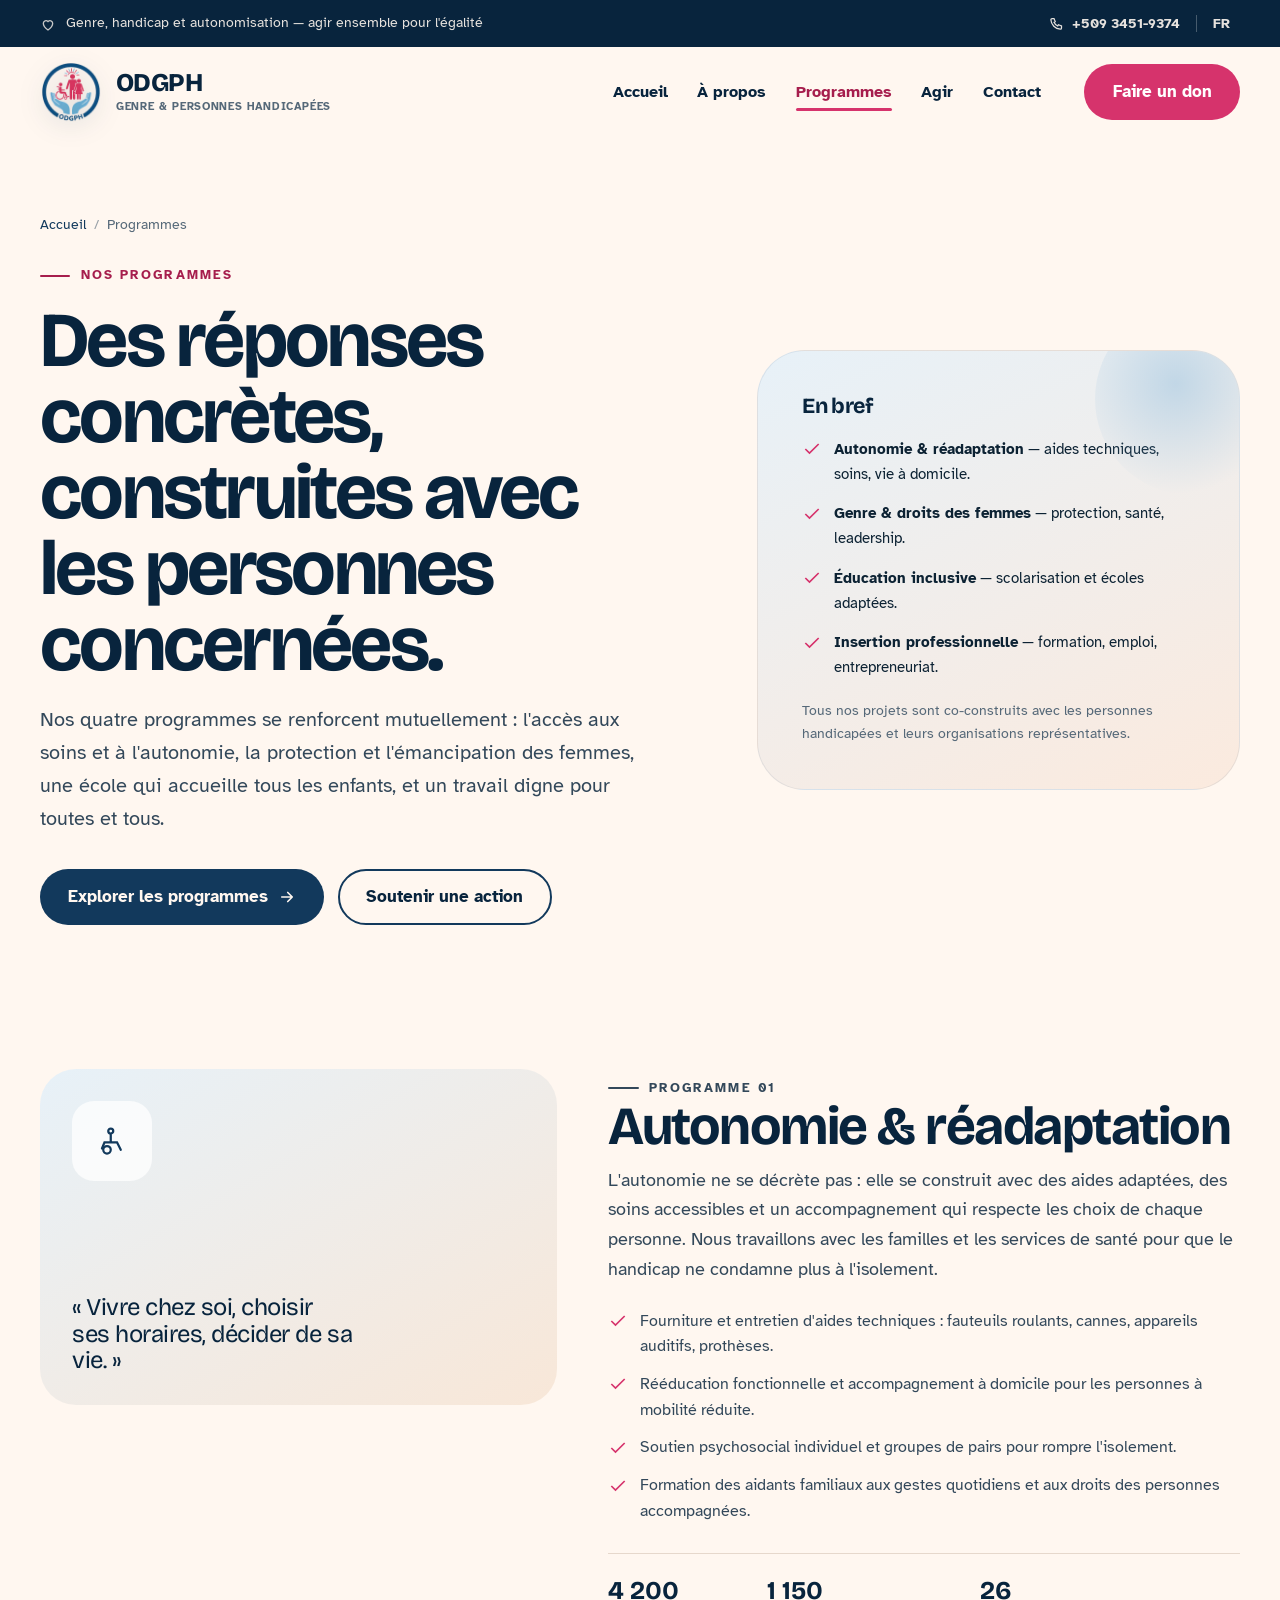
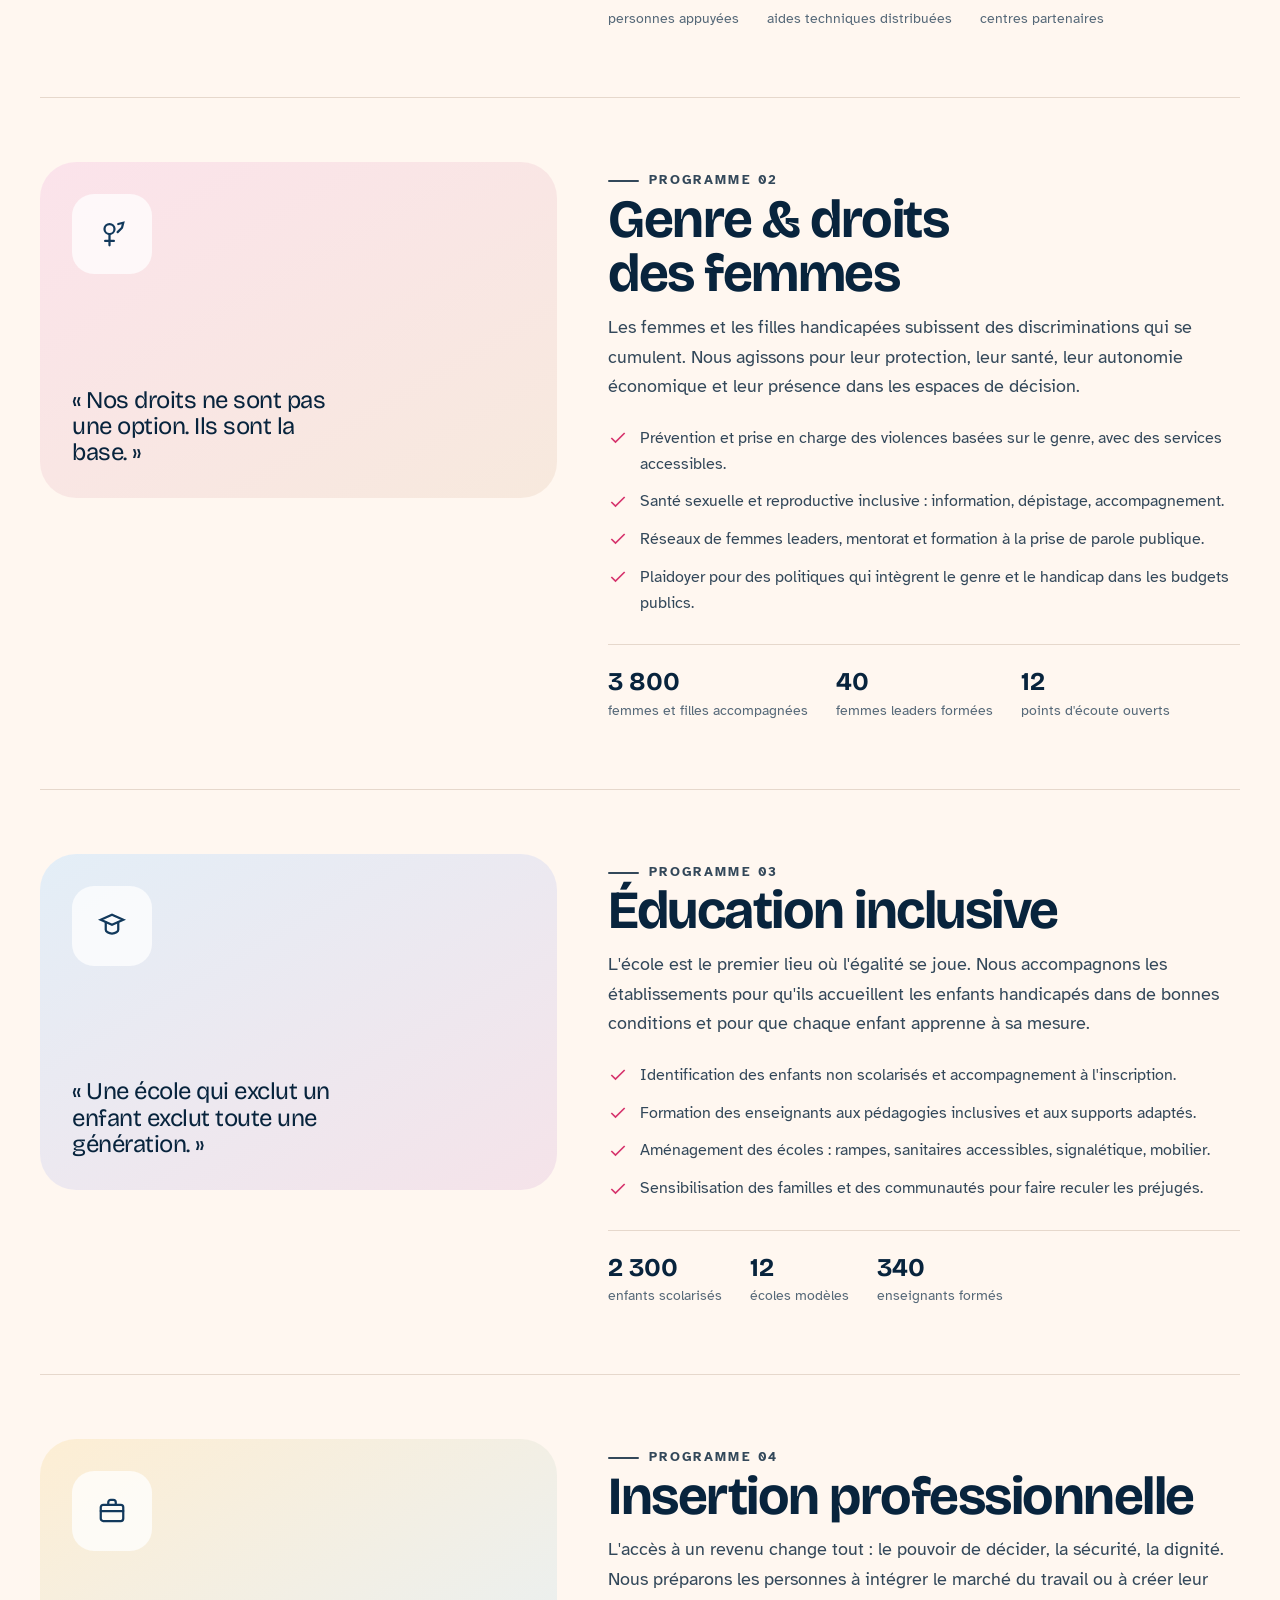
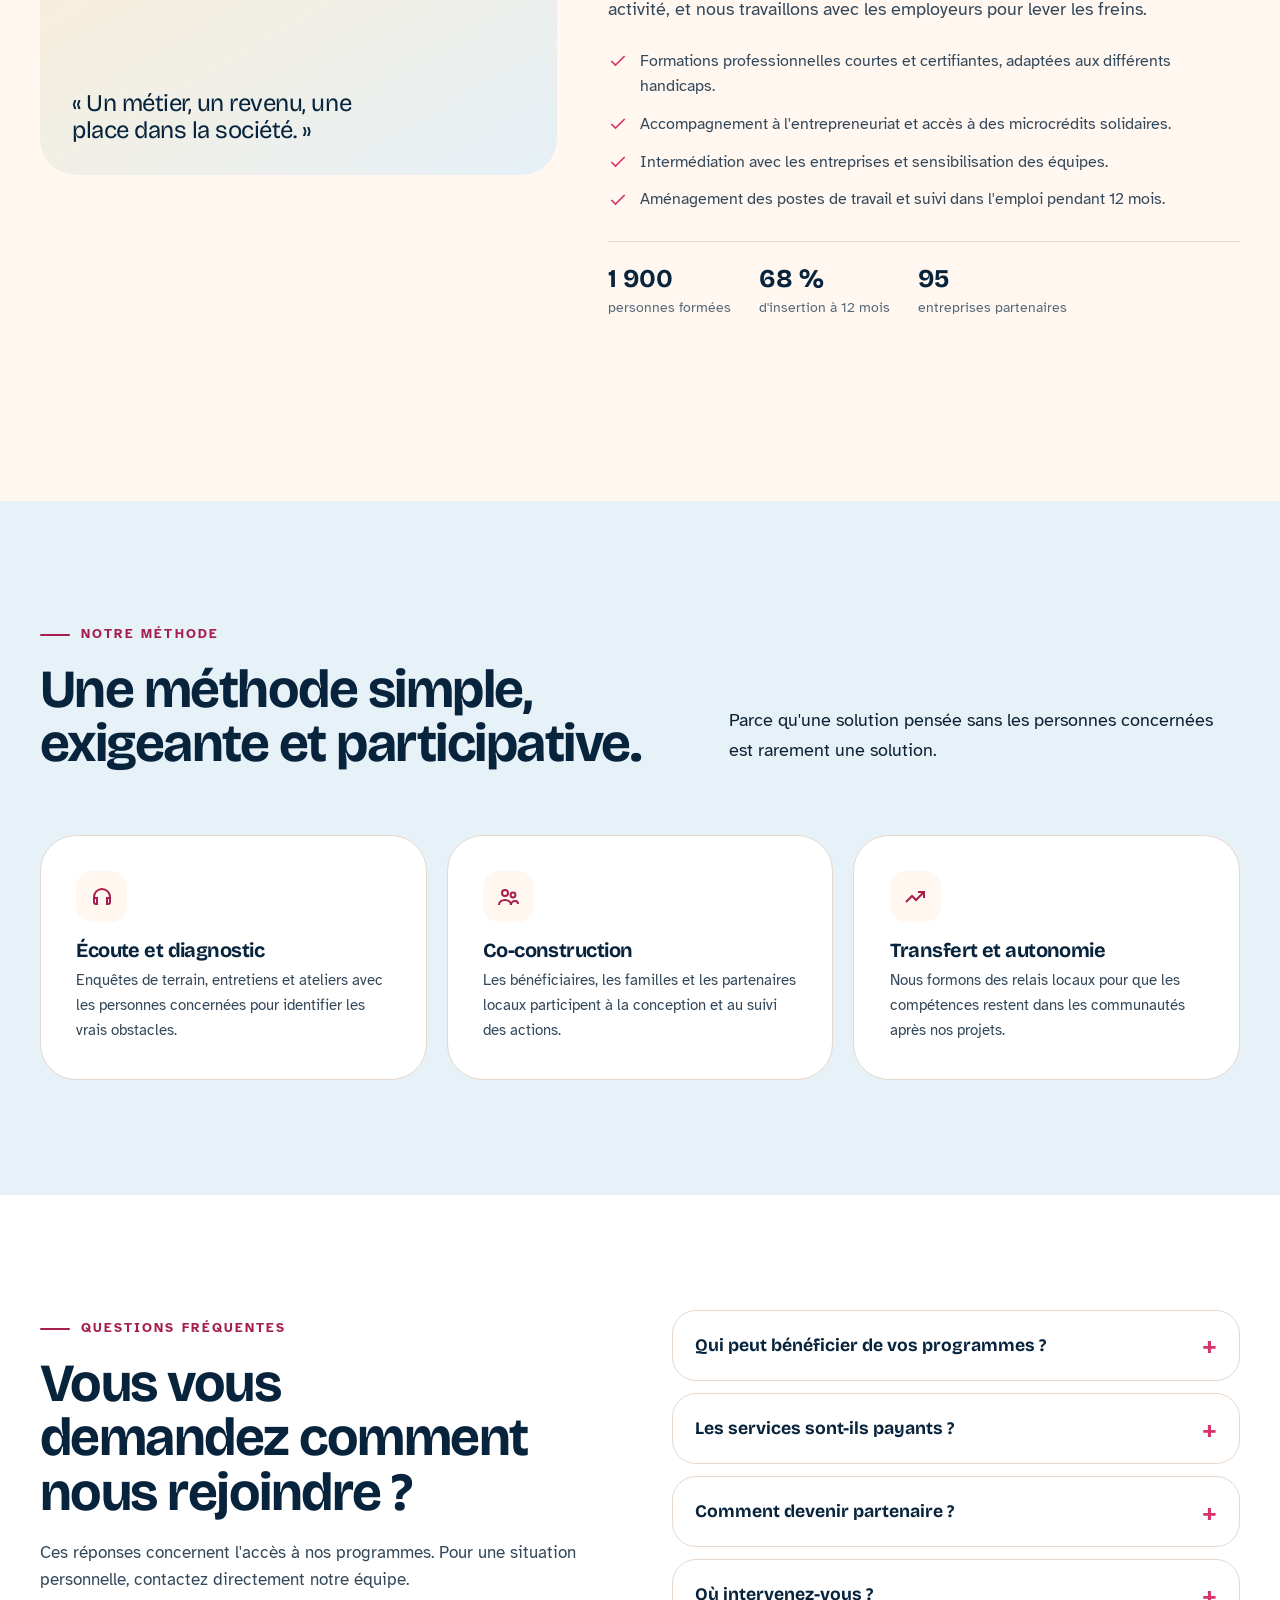
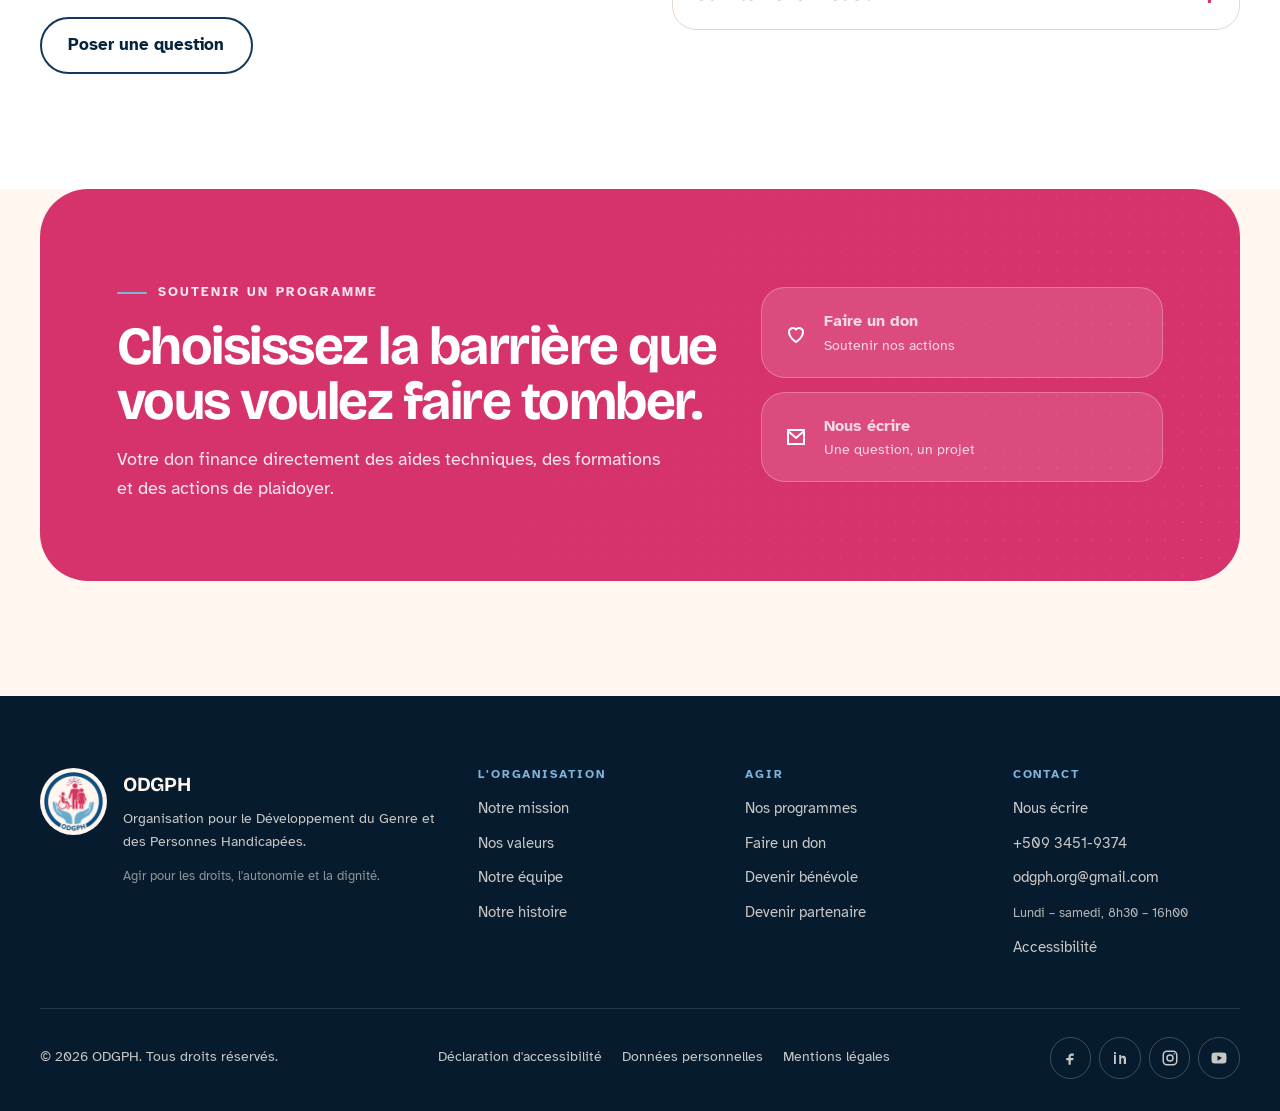
<file: programmes.html>
<!DOCTYPE html>
<html lang="fr">
<head>
  <meta charset="utf-8">
  <meta name="viewport" content="width=device-width, initial-scale=1">
  <title>Nos programmes — ODGPH</title>
  <meta name="description" content="Autonomie, genre, éducation inclusive et insertion professionnelle : découvrez les programmes de l'ODGPH.">
  <meta name="theme-color" content="#08243d">
  <meta property="og:title" content="Nos programmes — ODGPH">
  <meta property="og:description" content="Autonomie, genre, éducation inclusive et insertion professionnelle : découvrez les programmes de l'ODGPH.">
  <meta property="og:type" content="website">
  <meta property="og:locale" content="fr_FR">
  <link rel="icon" href="assets/img/favicon-32.png" sizes="32x32">
  <link rel="apple-touch-icon" href="assets/img/apple-touch-icon.png">
  <link rel="preload" href="assets/fonts/bricolage-grotesque.woff2" as="font" type="font/woff2" crossorigin>
  <link rel="preload" href="assets/fonts/atkinson-400-normal.woff2" as="font" type="font/woff2" crossorigin>
  <link rel="stylesheet" href="assets/css/style.css">
</head>
<body>
  <a class="skip-link" href="#main">Aller au contenu principal</a>

  <div class="topbar">
    <div class="container topbar__inner">
      <p class="topbar__note">
        <svg width="16" height="16" viewBox="0 0 24 24" fill="none" stroke="currentColor" stroke-width="2" aria-hidden="true"><path d="M12 21s-7-4.6-7-10a4 4 0 0 1 7-2.6A4 4 0 0 1 19 11c0 5.4-7 10-7 10Z"/></svg>
        <span>Genre, handicap et autonomisation — agir ensemble pour l'égalité</span>
      </p>
      <div class="topbar__actions">
        <a class="topbar__link" href="tel:+50934519374">
          <svg width="15" height="15" viewBox="0 0 24 24" fill="none" stroke="currentColor" stroke-width="2" aria-hidden="true"><path d="M5 4h3l2 5-2 1a12 12 0 0 0 6 6l1-2 5 2v3a2 2 0 0 1-2 2A16 16 0 0 1 3 6a2 2 0 0 1 2-2Z"/></svg>
          <span>+509 3451-9374</span>
        </a>
        <span class="topbar__sep" aria-hidden="true"></span>
        <a class="topbar__link" href="accessibilite.html" hreflang="fr">FR</a>
      </div>
    </div>
  </div>

  <header class="header">
    <div class="container header__inner">
      <a class="brand" href="index.html" aria-label="ODGPH — retour à l'accueil">
        <img class="brand__logo" src="assets/img/logo-mark.png" width="512" height="512" alt="">
        <span class="brand__text">
          <span class="brand__acronym">ODGPH</span>
          <span class="brand__full">Genre &amp; Personnes Handicapées</span>
        </span>
      </a>

      <nav class="nav" aria-label="Navigation principale">
        <ul class="nav__list">
          <li><a class="nav__link" href="index.html">Accueil</a></li>
          <li><a class="nav__link" href="a-propos.html">À propos</a></li>
          <li><a class="nav__link" href="programmes.html" aria-current="page">Programmes</a></li>
          <li><a class="nav__link" href="agir.html">Agir</a></li>
          <li><a class="nav__link" href="contact.html">Contact</a></li>
        </ul>
        <a class="btn btn--rose nav__cta" href="agir.html#don">Faire un don</a>
      </nav>

      <button class="nav-toggle" type="button" aria-expanded="false" aria-controls="drawer">
        <span class="nav-toggle__bars" aria-hidden="true"><span></span><span></span><span></span></span>
        Menu
      </button>
    </div>
  </header>

  <div class="drawer" id="drawer" role="dialog" aria-modal="true" aria-label="Menu de navigation" hidden>
    <div class="drawer__scrim"></div>
    <div class="drawer__panel">
      <div class="drawer__head">
        <a class="brand" href="index.html" aria-label="ODGPH — accueil">
          <img class="brand__logo" src="assets/img/logo-mark.png" width="512" height="512" alt="">
          <span class="brand__text"><span class="brand__acronym">ODGPH</span></span>
        </a>
        <button class="drawer__close" type="button" aria-label="Fermer le menu">
          <svg width="18" height="18" viewBox="0 0 24 24" fill="none" stroke="currentColor" stroke-width="2.4" stroke-linecap="round" aria-hidden="true"><path d="M6 6l12 12M18 6L6 18"/></svg>
        </button>
      </div>
      <nav class="drawer__nav" aria-label="Navigation mobile">
        <a class="drawer__link" href="index.html">Accueil <span aria-hidden="true">→</span></a>
        <a class="drawer__link" href="a-propos.html">À propos <span aria-hidden="true">→</span></a>
        <a class="drawer__link" href="programmes.html" aria-current="page">Programmes <span aria-hidden="true">→</span></a>
        <a class="drawer__link" href="agir.html">Agir <span aria-hidden="true">→</span></a>
        <a class="drawer__link" href="contact.html">Contact <span aria-hidden="true">→</span></a>
        <a class="drawer__link" href="accessibilite.html">Accessibilité <span aria-hidden="true">→</span></a>
      </nav>
      <div class="drawer__foot">
        <a class="btn btn--rose btn--block" href="agir.html#don">Faire un don</a>
        <a class="btn btn--outline btn--block" href="tel:+50934519374">+509 3451-9374</a>
      </div>
    </div>
  </div>

  <main id="main">
    <section class="page-hero" aria-labelledby="page-title">
      <div class="container page-hero__grid">
        <div>
          <nav class="breadcrumb" aria-label="Fil d'Ariane">
            <a href="index.html">Accueil</a><span aria-hidden="true">/</span><span>Programmes</span>
          </nav>
          <p class="eyebrow">Nos programmes</p>
          <h1 class="display" id="page-title" style="margin-top: 1rem;">Des réponses concrètes, construites avec les personnes concernées.</h1>
          <p class="lead page-hero__lead">
            Nos quatre programmes se renforcent mutuellement : l'accès aux soins et à
            l'autonomie, la protection et l'émancipation des femmes, une école qui
            accueille tous les enfants, et un travail digne pour toutes et tous.
          </p>
          <div class="hero__actions">
            <a class="btn btn--navy" href="#autonomie">Explorer les programmes <svg width="18" height="18" viewBox="0 0 24 24" fill="none" stroke="currentColor" stroke-width="2.2" stroke-linecap="round" stroke-linejoin="round" aria-hidden="true"><path d="M5 12h14M13 6l6 6-6 6"/></svg></a>
            <a class="btn btn--outline" href="agir.html#don">Soutenir une action</a>
          </div>
        </div>
        <aside class="page-hero__panel" aria-label="Programmes en bref">
          <h2>En bref</h2>
          <ul class="panel-list">
            <li><svg width="20" height="20" viewBox="0 0 24 24" fill="none" stroke="currentColor" stroke-width="2" aria-hidden="true"><path d="m4 12 5 5L20 6"/></svg><span><strong>Autonomie &amp; réadaptation</strong> — aides techniques, soins, vie à domicile.</span></li>
            <li><svg width="20" height="20" viewBox="0 0 24 24" fill="none" stroke="currentColor" stroke-width="2" aria-hidden="true"><path d="m4 12 5 5L20 6"/></svg><span><strong>Genre &amp; droits des femmes</strong> — protection, santé, leadership.</span></li>
            <li><svg width="20" height="20" viewBox="0 0 24 24" fill="none" stroke="currentColor" stroke-width="2" aria-hidden="true"><path d="m4 12 5 5L20 6"/></svg><span><strong>Éducation inclusive</strong> — scolarisation et écoles adaptées.</span></li>
            <li><svg width="20" height="20" viewBox="0 0 24 24" fill="none" stroke="currentColor" stroke-width="2" aria-hidden="true"><path d="m4 12 5 5L20 6"/></svg><span><strong>Insertion professionnelle</strong> — formation, emploi, entrepreneuriat.</span></li>
          </ul>
          <p style="font-size: 0.85rem; color: var(--muted);">Tous nos projets sont co-construits avec les personnes handicapées et leurs organisations représentatives.</p>
        </aside>
      </div>
    </section>

    <section class="section section--cream" aria-label="Détail des programmes" style="padding-top: 1rem;">
      <div class="container">
        <article class="programme" id="autonomie">
          <div class="programme__visual reveal">
            <span class="programme__visual-icon">
              <svg width="30" height="30" viewBox="0 0 24 24" fill="none" stroke="currentColor" stroke-width="1.8" stroke-linecap="round" aria-hidden="true"><circle cx="11" cy="4" r="2"/><path d="M11 7v6h5l3 6M11 13H6l-2 5"/><circle cx="8" cy="19" r="3"/></svg>
            </span>
            <p class="programme__visual-quote">« Vivre chez soi, choisir ses horaires, décider de sa vie. »</p>
          </div>
          <div class="programme__body">
            <p class="eyebrow">Programme 01</p>
            <h2 class="h2">Autonomie &amp; réadaptation</h2>
            <p>
              L'autonomie ne se décrète pas : elle se construit avec des aides adaptées,
              des soins accessibles et un accompagnement qui respecte les choix de chaque
              personne. Nous travaillons avec les familles et les services de santé pour
              que le handicap ne condamne plus à l'isolement.
            </p>
            <ul class="programme__list">
              <li><svg width="20" height="20" viewBox="0 0 24 24" fill="none" stroke="currentColor" stroke-width="2" aria-hidden="true"><path d="m4 12 5 5L20 6"/></svg><span>Fourniture et entretien d'aides techniques : fauteuils roulants, cannes, appareils auditifs, prothèses.</span></li>
              <li><svg width="20" height="20" viewBox="0 0 24 24" fill="none" stroke="currentColor" stroke-width="2" aria-hidden="true"><path d="m4 12 5 5L20 6"/></svg><span>Rééducation fonctionnelle et accompagnement à domicile pour les personnes à mobilité réduite.</span></li>
              <li><svg width="20" height="20" viewBox="0 0 24 24" fill="none" stroke="currentColor" stroke-width="2" aria-hidden="true"><path d="m4 12 5 5L20 6"/></svg><span>Soutien psychosocial individuel et groupes de pairs pour rompre l'isolement.</span></li>
              <li><svg width="20" height="20" viewBox="0 0 24 24" fill="none" stroke="currentColor" stroke-width="2" aria-hidden="true"><path d="m4 12 5 5L20 6"/></svg><span>Formation des aidants familiaux aux gestes quotidiens et aux droits des personnes accompagnées.</span></li>
            </ul>
            <div class="programme__stats">
              <div class="programme__stat"><strong>4 200</strong><span>personnes appuyées</span></div>
              <div class="programme__stat"><strong>1 150</strong><span>aides techniques distribuées</span></div>
              <div class="programme__stat"><strong>26</strong><span>centres partenaires</span></div>
            </div>
          </div>
        </article>

        <article class="programme" id="genre">
          <div class="programme__visual reveal">
            <span class="programme__visual-icon">
              <svg width="30" height="30" viewBox="0 0 24 24" fill="none" stroke="currentColor" stroke-width="1.8" stroke-linecap="round" aria-hidden="true"><circle cx="10" cy="8" r="4"/><path d="M10 12v9M6.5 17.5h7M17 4l4-1-1 4-3.5 3.5"/></svg>
            </span>
            <p class="programme__visual-quote">« Nos droits ne sont pas une option. Ils sont la base. »</p>
          </div>
          <div class="programme__body">
            <p class="eyebrow">Programme 02</p>
            <h2 class="h2">Genre &amp; droits des femmes</h2>
            <p>
              Les femmes et les filles handicapées subissent des discriminations qui se
              cumulent. Nous agissons pour leur protection, leur santé, leur autonomie
              économique et leur présence dans les espaces de décision.
            </p>
            <ul class="programme__list">
              <li><svg width="20" height="20" viewBox="0 0 24 24" fill="none" stroke="currentColor" stroke-width="2" aria-hidden="true"><path d="m4 12 5 5L20 6"/></svg><span>Prévention et prise en charge des violences basées sur le genre, avec des services accessibles.</span></li>
              <li><svg width="20" height="20" viewBox="0 0 24 24" fill="none" stroke="currentColor" stroke-width="2" aria-hidden="true"><path d="m4 12 5 5L20 6"/></svg><span>Santé sexuelle et reproductive inclusive : information, dépistage, accompagnement.</span></li>
              <li><svg width="20" height="20" viewBox="0 0 24 24" fill="none" stroke="currentColor" stroke-width="2" aria-hidden="true"><path d="m4 12 5 5L20 6"/></svg><span>Réseaux de femmes leaders, mentorat et formation à la prise de parole publique.</span></li>
              <li><svg width="20" height="20" viewBox="0 0 24 24" fill="none" stroke="currentColor" stroke-width="2" aria-hidden="true"><path d="m4 12 5 5L20 6"/></svg><span>Plaidoyer pour des politiques qui intègrent le genre et le handicap dans les budgets publics.</span></li>
            </ul>
            <div class="programme__stats">
              <div class="programme__stat"><strong>3 800</strong><span>femmes et filles accompagnées</span></div>
              <div class="programme__stat"><strong>40</strong><span>femmes leaders formées</span></div>
              <div class="programme__stat"><strong>12</strong><span>points d'écoute ouverts</span></div>
            </div>
          </div>
        </article>

        <article class="programme" id="education">
          <div class="programme__visual reveal">
            <span class="programme__visual-icon">
              <svg width="30" height="30" viewBox="0 0 24 24" fill="none" stroke="currentColor" stroke-width="1.8" stroke-linecap="round" aria-hidden="true"><path d="M3 7l9-4 9 4-9 4-9-4Z"/><path d="M7 9v6c0 1.5 2.2 3 5 3s5-1.5 5-3V9"/></svg>
            </span>
            <p class="programme__visual-quote">« Une école qui exclut un enfant exclut toute une génération. »</p>
          </div>
          <div class="programme__body">
            <p class="eyebrow">Programme 03</p>
            <h2 class="h2">Éducation inclusive</h2>
            <p>
              L'école est le premier lieu où l'égalité se joue. Nous accompagnons les
              établissements pour qu'ils accueillent les enfants handicapés dans de bonnes
              conditions et pour que chaque enfant apprenne à sa mesure.
            </p>
            <ul class="programme__list">
              <li><svg width="20" height="20" viewBox="0 0 24 24" fill="none" stroke="currentColor" stroke-width="2" aria-hidden="true"><path d="m4 12 5 5L20 6"/></svg><span>Identification des enfants non scolarisés et accompagnement à l'inscription.</span></li>
              <li><svg width="20" height="20" viewBox="0 0 24 24" fill="none" stroke="currentColor" stroke-width="2" aria-hidden="true"><path d="m4 12 5 5L20 6"/></svg><span>Formation des enseignants aux pédagogies inclusives et aux supports adaptés.</span></li>
              <li><svg width="20" height="20" viewBox="0 0 24 24" fill="none" stroke="currentColor" stroke-width="2" aria-hidden="true"><path d="m4 12 5 5L20 6"/></svg><span>Aménagement des écoles : rampes, sanitaires accessibles, signalétique, mobilier.</span></li>
              <li><svg width="20" height="20" viewBox="0 0 24 24" fill="none" stroke="currentColor" stroke-width="2" aria-hidden="true"><path d="m4 12 5 5L20 6"/></svg><span>Sensibilisation des familles et des communautés pour faire reculer les préjugés.</span></li>
            </ul>
            <div class="programme__stats">
              <div class="programme__stat"><strong>2 300</strong><span>enfants scolarisés</span></div>
              <div class="programme__stat"><strong>12</strong><span>écoles modèles</span></div>
              <div class="programme__stat"><strong>340</strong><span>enseignants formés</span></div>
            </div>
          </div>
        </article>

        <article class="programme" id="emploi">
          <div class="programme__visual reveal">
            <span class="programme__visual-icon">
              <svg width="30" height="30" viewBox="0 0 24 24" fill="none" stroke="currentColor" stroke-width="1.8" stroke-linecap="round" aria-hidden="true"><rect x="3" y="7" width="18" height="13" rx="2"/><path d="M9 7V5a2 2 0 0 1 2-2h2a2 2 0 0 1 2 2v2M3 12h18"/></svg>
            </span>
            <p class="programme__visual-quote">« Un métier, un revenu, une place dans la société. »</p>
          </div>
          <div class="programme__body">
            <p class="eyebrow">Programme 04</p>
            <h2 class="h2">Insertion professionnelle</h2>
            <p>
              L'accès à un revenu change tout : le pouvoir de décider, la sécurité, la
              dignité. Nous préparons les personnes à intégrer le marché du travail ou à
              créer leur activité, et nous travaillons avec les employeurs pour lever les
              freins.
            </p>
            <ul class="programme__list">
              <li><svg width="20" height="20" viewBox="0 0 24 24" fill="none" stroke="currentColor" stroke-width="2" aria-hidden="true"><path d="m4 12 5 5L20 6"/></svg><span>Formations professionnelles courtes et certifiantes, adaptées aux différents handicaps.</span></li>
              <li><svg width="20" height="20" viewBox="0 0 24 24" fill="none" stroke="currentColor" stroke-width="2" aria-hidden="true"><path d="m4 12 5 5L20 6"/></svg><span>Accompagnement à l'entrepreneuriat et accès à des microcrédits solidaires.</span></li>
              <li><svg width="20" height="20" viewBox="0 0 24 24" fill="none" stroke="currentColor" stroke-width="2" aria-hidden="true"><path d="m4 12 5 5L20 6"/></svg><span>Intermédiation avec les entreprises et sensibilisation des équipes.</span></li>
              <li><svg width="20" height="20" viewBox="0 0 24 24" fill="none" stroke="currentColor" stroke-width="2" aria-hidden="true"><path d="m4 12 5 5L20 6"/></svg><span>Aménagement des postes de travail et suivi dans l'emploi pendant 12 mois.</span></li>
            </ul>
            <div class="programme__stats">
              <div class="programme__stat"><strong>1 900</strong><span>personnes formées</span></div>
              <div class="programme__stat"><strong>68 %</strong><span>d'insertion à 12 mois</span></div>
              <div class="programme__stat"><strong>95</strong><span>entreprises partenaires</span></div>
            </div>
          </div>
        </article>
      </div>
    </section>

    <section class="section section--sky" aria-labelledby="methode-title">
      <div class="container">
        <div class="section-head">
          <div>
            <p class="eyebrow">Notre méthode</p>
            <h2 class="h2" id="methode-title" style="margin-top: 1rem;">Une méthode simple, exigeante et participative.</h2>
          </div>
          <p class="section-head__aside">Parce qu'une solution pensée sans les personnes concernées est rarement une solution.</p>
        </div>
        <div class="values">
          <article class="value reveal">
            <span class="value__icon"><svg width="24" height="24" viewBox="0 0 24 24" fill="none" stroke="currentColor" stroke-width="2" aria-hidden="true"><path d="M4 12a8 8 0 0 1 16 0v5a2 2 0 0 1-2 2h-1v-6h3M4 12v5a2 2 0 0 0 2 2h1v-6H4"/></svg></span>
            <h3>Écoute et diagnostic</h3>
            <p>Enquêtes de terrain, entretiens et ateliers avec les personnes concernées pour identifier les vrais obstacles.</p>
          </article>
          <article class="value reveal">
            <span class="value__icon"><svg width="24" height="24" viewBox="0 0 24 24" fill="none" stroke="currentColor" stroke-width="2" aria-hidden="true"><circle cx="9" cy="8" r="3"/><circle cx="17" cy="10" r="2.4"/><path d="M3 20c0-3 2.7-5 6-5s6 2 6 5M15 20c0-2.2 1.6-4 4-4s3 1.4 3 3"/></svg></span>
            <h3>Co-construction</h3>
            <p>Les bénéficiaires, les familles et les partenaires locaux participent à la conception et au suivi des actions.</p>
          </article>
          <article class="value reveal">
            <span class="value__icon"><svg width="24" height="24" viewBox="0 0 24 24" fill="none" stroke="currentColor" stroke-width="2" aria-hidden="true"><path d="M3 17l6-6 4 4 8-8"/><path d="M15 7h6v6"/></svg></span>
            <h3>Transfert et autonomie</h3>
            <p>Nous formons des relais locaux pour que les compétences restent dans les communautés après nos projets.</p>
          </article>
        </div>
      </div>
    </section>

    <section class="section section--white" aria-labelledby="faq-title">
      <div class="container split">
        <div>
          <p class="eyebrow">Questions fréquentes</p>
          <h2 class="h2" id="faq-title" style="margin-top: 1rem;">Vous vous demandez comment nous rejoindre ?</h2>
          <p class="lead" style="margin-top: 1.25rem; font-size: 1.05rem;">Ces réponses concernent l'accès à nos programmes. Pour une situation personnelle, contactez directement notre équipe.</p>
          <p style="margin-top: 1.5rem;"><a class="btn btn--outline" href="contact.html">Poser une question</a></p>
        </div>
        <div class="accordion">
          <details>
            <summary>Qui peut bénéficier de vos programmes ?</summary>
            <div class="accordion__body"><p>Toute personne en situation de handicap, ainsi que les femmes et les filles confrontées à des barrières liées au genre. Les familles et les organisations locales sont également accompagnées.</p></div>
          </details>
          <details>
            <summary>Les services sont-ils payants ?</summary>
            <div class="accordion__body"><p>La plupart des accompagnements sont gratuits. Certaines aides techniques sont cofinancées selon les revenus du ménage, afin de garantir l'accès aux personnes les plus vulnérables.</p></div>
          </details>
          <details>
            <summary>Comment devenir partenaire ?</summary>
            <div class="accordion__body"><p>Entreprises, collectivités, ONG et organisations de personnes handicapées peuvent nous écrire via la page <a href="agir.html#partenariat">Agir</a>. Nous étudions chaque proposition selon son impact réel.</p></div>
          </details>
          <details>
            <summary>Où intervenez-vous ?</summary>
            <div class="accordion__body"><p>Nous sommes présents dans 38 communes. Les zones d'intervention évoluent selon les besoins et les financements disponibles.</p></div>
          </details>
        </div>
      </div>
    </section>

    <section class="section section--cream" style="padding-top: 0;" aria-labelledby="cta-prog">
      <div class="container">
        <div class="cta-band">
          <div>
            <p class="eyebrow eyebrow--light">Soutenir un programme</p>
            <h2 class="h2" id="cta-prog" style="margin-top: 1rem;">Choisissez la barrière que vous voulez faire tomber.</h2>
            <p>Votre don finance directement des aides techniques, des formations et des actions de plaidoyer.</p>
          </div>
          <div class="cta-band__aside">
            <a class="cta-band__card" href="agir.html#don"><svg width="24" height="24" viewBox="0 0 24 24" fill="none" stroke="currentColor" stroke-width="2" aria-hidden="true"><path d="M12 21s-7-4.6-7-10a4 4 0 0 1 7-2.6A4 4 0 0 1 19 11c0 5.4-7 10-7 10Z"/></svg><span><strong>Faire un don</strong><span>Soutenir nos actions</span></span></a>
            <a class="cta-band__card" href="contact.html"><svg width="24" height="24" viewBox="0 0 24 24" fill="none" stroke="currentColor" stroke-width="2" aria-hidden="true"><path d="M4 5h16v14H4z"/><path d="m4 6 8 7 8-7"/></svg><span><strong>Nous écrire</strong><span>Une question, un projet</span></span></a>
          </div>
        </div>
      </div>
    </section>
  </main>

  <footer class="footer">
    <div class="container">
      <div class="footer__top">
        <div class="footer__brand">
          <img src="assets/img/logo-mark.png" width="512" height="512" alt="">
          <div>
            <strong>ODGPH</strong>
            <p>Organisation pour le Développement du Genre et des Personnes Handicapées.</p>
            <p style="margin-top: 0.75rem; font-size: 0.8rem; color: rgba(255,247,240,0.55);">Agir pour les droits, l'autonomie et la dignité.</p>
          </div>
        </div>
        <div class="footer__col">
          <h3>L'organisation</h3>
          <ul>
            <li><a href="a-propos.html">Notre mission</a></li>
            <li><a href="a-propos.html#valeurs">Nos valeurs</a></li>
            <li><a href="a-propos.html#equipe">Notre équipe</a></li>
            <li><a href="a-propos.html#histoire">Notre histoire</a></li>
          </ul>
        </div>
        <div class="footer__col">
          <h3>Agir</h3>
          <ul>
            <li><a href="programmes.html">Nos programmes</a></li>
            <li><a href="agir.html#don">Faire un don</a></li>
            <li><a href="agir.html#benevolat">Devenir bénévole</a></li>
            <li><a href="agir.html#partenariat">Devenir partenaire</a></li>
          </ul>
        </div>
        <div class="footer__col">
          <h3>Contact</h3>
          <ul>
            <li><a href="contact.html">Nous écrire</a></li>
            <li><a href="tel:+50934519374">+509 3451-9374</a></li>
            <li><a href="mailto:odgph.org@gmail.com">odgph.org@gmail.com</a></li>
            <li><span style="font-size: 0.8rem; color: rgba(255,247,240,0.7);">Lundi – samedi, 8h30 – 16h00</span></li>
            <li><a href="accessibilite.html">Accessibilité</a></li>
          </ul>
        </div>
      </div>
      <div class="footer__bottom">
        <p>© <span data-year>2026</span> ODGPH. Tous droits réservés.</p>
        <div class="footer__legal">
          <a href="accessibilite.html">Déclaration d'accessibilité</a>
          <a href="accessibilite.html#donnees">Données personnelles</a>
          <a href="contact.html">Mentions légales</a>
        </div>
        <div class="footer__social">
          <a href="#" aria-label="Facebook">
            <svg width="18" height="18" viewBox="0 0 24 24" fill="currentColor" aria-hidden="true"><path d="M14 9h3V6h-3c-2.2 0-4 1.8-4 4v2H7v3h3v6h3v-6h3l1-3h-4v-2c0-.6.4-1 1-1Z"/></svg>
          </a>
          <a href="#" aria-label="LinkedIn">
            <svg width="18" height="18" viewBox="0 0 24 24" fill="currentColor" aria-hidden="true"><path d="M6.5 8H4v12h2.5V8Zm-1.2-4a1.5 1.5 0 1 0 0 3 1.5 1.5 0 0 0 0-3ZM20 13.4c0-3-1.6-4.4-3.7-4.4-1.7 0-2.5.9-2.9 1.6V8H11v12h2.5v-6.4c0-1.3.6-2.1 1.8-2.1s1.7.8 1.7 2.1V20H20v-6.6Z"/></svg>
          </a>
          <a href="#" aria-label="Instagram">
            <svg width="18" height="18" viewBox="0 0 24 24" fill="none" stroke="currentColor" stroke-width="2" aria-hidden="true"><rect x="3" y="3" width="18" height="18" rx="5"/><circle cx="12" cy="12" r="4"/><circle cx="17.5" cy="6.5" r="1" fill="currentColor" stroke="none"/></svg>
          </a>
          <a href="#" aria-label="YouTube">
            <svg width="18" height="18" viewBox="0 0 24 24" fill="currentColor" aria-hidden="true"><path d="M22 12s0-3.5-.4-5.2c-.2-.9-.9-1.6-1.8-1.8C18 4.6 12 4.6 12 4.6s-6 0-7.8.4c-.9.2-1.6.9-1.8 1.8C2 8.5 2 12 2 12s0 3.5.4 5.2c.2.9.9 1.6 1.8 1.8 1.8.4 7.8.4 7.8.4s6 0 7.8-.4c.9-.2 1.6-.9 1.8-1.8C22 15.5 22 12 22 12Zm-12 3.5v-7l6 3.5-6 3.5Z"/></svg>
          </a>
        </div>
      </div>
    </div>
  </footer>


  <script src="assets/js/main.js" defer></script>
</body>
</html>
</file>
<file: assets/css/style.css>
/* =========================================================
   ODGPH — Design system
   Palette dérivée du logo : bleu marine, rose magenta, bleu ciel
   Typographie : Bricolage Grotesque (titres) + Atkinson Hyperlegible (texte)
   ========================================================= */

/* ---------- Fonts ---------- */
@font-face {
  font-family: 'Bricolage Grotesque';
  src: url('../fonts/bricolage-grotesque.woff2') format('woff2');
  font-weight: 400 800;
  font-style: normal;
  font-display: swap;
}
@font-face {
  font-family: 'Atkinson Hyperlegible';
  src: url('../fonts/atkinson-400-normal.woff2') format('woff2');
  font-weight: 400;
  font-style: normal;
  font-display: swap;
}
@font-face {
  font-family: 'Atkinson Hyperlegible';
  src: url('../fonts/atkinson-700-normal.woff2') format('woff2');
  font-weight: 700;
  font-style: normal;
  font-display: swap;
}
@font-face {
  font-family: 'Atkinson Hyperlegible';
  src: url('../fonts/atkinson-400-italic.woff2') format('woff2');
  font-weight: 400;
  font-style: italic;
  font-display: swap;
}
@font-face {
  font-family: 'Atkinson Hyperlegible';
  src: url('../fonts/atkinson-700-italic.woff2') format('woff2');
  font-weight: 700;
  font-style: italic;
  font-display: swap;
}

/* ---------- Tokens ---------- */
:root {
  --ink: #0c2233;
  --ink-soft: #33485a;
  --muted: #556878;
  --navy: #12395c;
  --navy-deep: #08243d;
  --navy-ink: #061b2e;
  --rose: #d6336c;
  --rose-deep: #a61e4d;
  --rose-soft: #fbe3eb;
  --sky: #7fb3d9;
  --sky-deep: #4a86b4;
  --sky-soft: #e7f1f8;
  --cream: #fff7f0;
  --cream-deep: #fbeade;
  --sand: #f3e2d3;
  --white: #ffffff;
  --line: #e6d8cc;
  --line-navy: rgba(18, 57, 92, 0.14);
  --focus: #0b2f4d;
  --shadow-sm: 0 2px 10px rgba(8, 36, 61, 0.06);
  --shadow: 0 18px 40px -18px rgba(8, 36, 61, 0.28);
  --shadow-lg: 0 40px 80px -30px rgba(8, 36, 61, 0.38);

  --font-display: 'Bricolage Grotesque', 'Trebuchet MS', system-ui, sans-serif;
  --font-body: 'Atkinson Hyperlegible', 'Segoe UI', system-ui, -apple-system, sans-serif;

  --radius-sm: 14px;
  --radius: 24px;
  --radius-lg: 36px;
  --radius-xl: 48px;

  --container: 1200px;
  --gutter: clamp(1.25rem, 4vw, 2.5rem);
  --section-y: clamp(4.5rem, 9vw, 7.5rem);

  --ease: cubic-bezier(0.22, 0.61, 0.36, 1);
}

/* ---------- Reset ---------- */
*, *::before, *::after { box-sizing: border-box; }
* { margin: 0; }
html { -webkit-text-size-adjust: 100%; scroll-behavior: smooth; }
body {
  font-family: var(--font-body);
  font-size: 1.125rem;
  line-height: 1.65;
  color: var(--ink);
  background: var(--cream);
  -webkit-font-smoothing: antialiased;
  text-rendering: optimizeLegibility;
  overflow-x: hidden;
}
img, svg, picture, video { display: block; max-width: 100%; }
img { height: auto; }
button, input, textarea, select { font: inherit; color: inherit; }
button { cursor: pointer; }
a { color: inherit; }
ul, ol { padding: 0; list-style: none; }
:target { scroll-margin-top: 8rem; }

::selection { background: var(--rose); color: #fff; }

:focus-visible {
  outline: 3px solid var(--focus);
  outline-offset: 3px;
  border-radius: 4px;
}
.section--navy :focus-visible,
.section--rose :focus-visible,
.footer :focus-visible,
.cta-band :focus-visible,
.poster :focus-visible {
  outline-color: #ffd166;
}

/* ---------- Typography ---------- */
h1, h2, h3, h4 {
  font-family: var(--font-display);
  font-weight: 700;
  line-height: 1.02;
  letter-spacing: -0.028em;
  color: var(--navy-deep);
  text-wrap: balance;
}
p { text-wrap: pretty; }

.display {
  font-size: clamp(2.9rem, 6.1vw, 4.85rem);
  line-height: 0.98;
  letter-spacing: -0.035em;
}
.h2 {
  font-size: clamp(2.1rem, 4.2vw, 3.35rem);
  line-height: 1.02;
}
.h3 { font-size: clamp(1.45rem, 2.4vw, 1.95rem); letter-spacing: -0.02em; }
.h4 { font-size: 1.25rem; letter-spacing: -0.015em; }

.lead {
  font-size: clamp(1.15rem, 1.6vw, 1.375rem);
  line-height: 1.6;
  color: var(--ink-soft);
}
.eyebrow {
  display: inline-flex;
  align-items: center;
  gap: 0.65rem;
  font-size: 0.8125rem;
  font-weight: 700;
  letter-spacing: 0.16em;
  text-transform: uppercase;
  color: var(--rose-deep);
}
.eyebrow::before {
  content: '';
  width: 1.9rem;
  height: 2px;
  background: currentColor;
  border-radius: 2px;
}
.eyebrow--light { color: var(--cream); }
.eyebrow--light::before { background: var(--sky); }

.text-rose { color: var(--rose); }
.italic { font-style: italic; }

/* ---------- Layout ---------- */
.container {
  width: min(100% - (var(--gutter) * 2), var(--container));
  margin-inline: auto;
}
.container--wide { width: min(100% - (var(--gutter) * 2), 1360px); }
.section { padding-block: var(--section-y); position: relative; }
.section--cream { background: var(--cream); }
.section--white { background: var(--white); }
.section--sky { background: var(--sky-soft); }
.section--sand { background: var(--cream-deep); }
.section--navy {
  background: var(--navy-deep);
  color: var(--cream);
}
.section--navy h2, .section--navy h3, .section--navy h4 { color: var(--cream); }
.section--navy p { color: rgba(255, 247, 240, 0.82); }
.section--rose { background: var(--rose); color: #fff; }
.section--rose h2, .section--rose h3 { color: #fff; }

.section-head {
  display: grid;
  grid-template-columns: minmax(0, 1fr) minmax(0, 0.8fr);
  gap: clamp(1.5rem, 4vw, 4rem);
  align-items: end;
  margin-bottom: clamp(2.5rem, 5vw, 4rem);
}
.section-head__aside { padding-bottom: 0.35rem; }
.section-head--center { grid-template-columns: 1fr; text-align: center; }
.section-head--center .section-head__aside { margin-inline: auto; max-width: 46rem; }

.stack > * + * { margin-top: 1rem; }
.stack-lg > * + * { margin-top: 1.75rem; }

/* ---------- Skip link ---------- */
.skip-link {
  position: absolute;
  top: 0.75rem;
  left: 0.75rem;
  z-index: 200;
  padding: 0.9rem 1.3rem;
  background: var(--navy-deep);
  color: var(--cream);
  font-weight: 700;
  border-radius: 999px;
  text-decoration: none;
  transform: translateY(-160%);
  transition: transform 0.2s var(--ease);
}
.skip-link:focus { transform: translateY(0); }

/* ---------- Buttons ---------- */
.btn {
  --btn-bg: var(--navy);
  --btn-fg: var(--cream);
  display: inline-flex;
  align-items: center;
  justify-content: center;
  gap: 0.6rem;
  padding: 1rem 1.65rem;
  border: 2px solid transparent;
  border-radius: 999px;
  background: var(--btn-bg);
  color: var(--btn-fg);
  font-family: var(--font-body);
  font-weight: 700;
  font-size: 1.0625rem;
  line-height: 1.2;
  text-decoration: none;
  transition: transform 0.25s var(--ease), box-shadow 0.25s var(--ease),
              background-color 0.25s var(--ease), color 0.25s var(--ease);
}
.btn:hover { transform: translateY(-2px); box-shadow: var(--shadow); }
.btn:active { transform: translateY(0); }
.btn svg { flex: none; }
.btn--rose { --btn-bg: var(--rose); --btn-fg: #fff; }
.btn--rose:hover { --btn-bg: var(--rose-deep); }
.btn--navy { --btn-bg: var(--navy); --btn-fg: var(--cream); }
.btn--cream { --btn-bg: var(--cream); --btn-fg: var(--navy-deep); }
.btn--outline {
  --btn-bg: transparent;
  --btn-fg: var(--navy-deep);
  border-color: var(--navy);
}
.btn--outline:hover { --btn-bg: var(--navy); --btn-fg: var(--cream); }
.btn--outline-light {
  --btn-bg: transparent;
  --btn-fg: var(--cream);
  border-color: rgba(255, 247, 240, 0.55);
}
.btn--outline-light:hover { --btn-bg: var(--cream); --btn-fg: var(--navy-deep); }
.btn--sm { padding: 0.7rem 1.1rem; font-size: 0.9375rem; }
.btn--block { width: 100%; }

.link-arrow {
  display: inline-flex;
  align-items: center;
  gap: 0.5rem;
  font-weight: 700;
  color: var(--navy-deep);
  text-decoration: none;
  border-bottom: 2px solid transparent;
  padding-bottom: 2px;
  transition: gap 0.2s var(--ease), border-color 0.2s var(--ease), color 0.2s var(--ease);
}
.link-arrow:hover { gap: 0.85rem; border-color: currentColor; color: var(--rose-deep); }
.link-arrow svg { flex: none; transition: transform 0.2s var(--ease); }

/* ---------- Top bar ---------- */
.topbar {
  background: var(--navy-deep);
  color: rgba(255, 247, 240, 0.9);
  font-size: 0.875rem;
}
.topbar__inner {
  display: flex;
  align-items: center;
  justify-content: space-between;
  gap: 1.25rem;
  min-height: 2.9rem;
  padding-block: 0.35rem;
}
.topbar__note {
  display: flex;
  align-items: center;
  gap: 0.6rem;
  line-height: 1.3;
  max-width: 46rem;
}
.topbar__note svg { flex: none; opacity: 0.85; }
.topbar__actions { display: flex; align-items: center; gap: 0.35rem; }
.topbar__link {
  display: inline-flex;
  align-items: center;
  gap: 0.45rem;
  padding: 0.4rem 0.65rem;
  border: 0;
  border-radius: 999px;
  background: transparent;
  color: inherit;
  text-decoration: none;
  font-weight: 700;
  white-space: nowrap;
}
.topbar__link:hover { background: rgba(255, 255, 255, 0.12); color: #fff; }
.topbar__sep { width: 1px; height: 1.1rem; background: rgba(255, 255, 255, 0.25); }

/* ---------- Header ---------- */
.header {
  position: sticky;
  top: 0;
  z-index: 90;
  background: rgba(255, 247, 240, 0.92);
  backdrop-filter: blur(14px);
  border-bottom: 1px solid transparent;
  transition: border-color 0.25s var(--ease), box-shadow 0.25s var(--ease);
}
.header.is-scrolled {
  border-color: var(--line);
  box-shadow: 0 10px 30px -24px rgba(8, 36, 61, 0.5);
}
.header__inner {
  display: flex;
  align-items: center;
  justify-content: space-between;
  gap: 1.5rem;
  min-height: 5.6rem;
}
.brand {
  display: inline-flex;
  align-items: center;
  gap: 0.85rem;
  text-decoration: none;
  flex: none;
}
.brand__logo {
  width: 3.9rem;
  height: 3.9rem;
  filter: drop-shadow(0 6px 12px rgba(8, 36, 61, 0.14));
  transition: transform 0.4s var(--ease);
}
.brand:hover .brand__logo { transform: rotate(-6deg) scale(1.03); }
.brand__text { display: flex; flex-direction: column; line-height: 1.05; }
.brand__acronym {
  font-family: var(--font-display);
  font-size: 1.6rem;
  font-weight: 800;
  letter-spacing: -0.02em;
  color: var(--navy-deep);
}
.brand__full {
  font-size: 0.6875rem;
  font-weight: 700;
  letter-spacing: 0.06em;
  text-transform: uppercase;
  color: var(--muted);
  max-width: 17rem;
  line-height: 1.25;
  margin-top: 0.2rem;
}
.nav { display: flex; align-items: center; gap: 1.5rem; }
.nav__list { display: flex; align-items: center; gap: 0.15rem; }
.nav__link {
  display: inline-flex;
  align-items: center;
  gap: 0.35rem;
  padding: 0.65rem 0.85rem;
  border-radius: 999px;
  font-weight: 700;
  font-size: 1rem;
  color: var(--navy-deep);
  text-decoration: none;
  position: relative;
  transition: background-color 0.2s var(--ease), color 0.2s var(--ease);
}
.nav__link:hover { background: var(--cream-deep); }
.nav__link[aria-current='page'] { color: var(--rose-deep); }
.nav__link[aria-current='page']::after {
  content: '';
  position: absolute;
  left: 0.85rem;
  right: 0.85rem;
  bottom: 0.3rem;
  height: 3px;
  border-radius: 3px;
  background: var(--rose);
}
.nav__cta { margin-left: 0.35rem; }
.nav-toggle {
  display: none;
  align-items: center;
  gap: 0.5rem;
  padding: 0.7rem 1rem;
  border: 2px solid var(--navy);
  border-radius: 999px;
  background: transparent;
  font-weight: 700;
  color: var(--navy-deep);
}
.nav-toggle__bars { display: grid; gap: 4px; width: 18px; }
.nav-toggle__bars span { height: 2px; background: currentColor; border-radius: 2px; }

/* Mobile drawer */
.drawer {
  position: fixed;
  inset: 0;
  z-index: 120;
  display: none;
}
.drawer[open] { display: block; }
.drawer__scrim {
  position: absolute;
  inset: 0;
  background: rgba(6, 27, 46, 0.55);
  backdrop-filter: blur(3px);
}
.drawer__panel {
  position: absolute;
  inset: 0 0 0 auto;
  width: min(90vw, 25rem);
  background: var(--cream);
  padding: 1.5rem;
  overflow-y: auto;
  display: flex;
  flex-direction: column;
  gap: 1.5rem;
  box-shadow: var(--shadow-lg);
  animation: slideIn 0.3s var(--ease);
}
@keyframes slideIn { from { transform: translateX(100%); } to { transform: translateX(0); } }
.drawer__head { display: flex; align-items: center; justify-content: space-between; gap: 1rem; }
.drawer__close {
  width: 2.9rem; height: 2.9rem;
  display: grid; place-items: center;
  border: 2px solid var(--line);
  border-radius: 50%;
  background: transparent;
  color: var(--navy-deep);
}
.drawer__nav { display: grid; gap: 0.15rem; }
.drawer__link {
  display: flex;
  align-items: center;
  justify-content: space-between;
  gap: 1rem;
  padding: 0.9rem 0.75rem;
  border-radius: var(--radius-sm);
  font-family: var(--font-display);
  font-size: 1.35rem;
  font-weight: 700;
  color: var(--navy-deep);
  text-decoration: none;
}
.drawer__link:hover, .drawer__link[aria-current='page'] { background: var(--cream-deep); color: var(--rose-deep); }
.drawer__foot { margin-top: auto; display: grid; gap: 0.75rem; }

/* ---------- Hero ---------- */
.hero {
  position: relative;
  padding-block: clamp(2.5rem, 5vw, 4.5rem) clamp(3.5rem, 7vw, 6rem);
  overflow: hidden;
}
.hero__grid {
  display: grid;
  grid-template-columns: minmax(0, 1.08fr) minmax(0, 0.92fr);
  gap: clamp(2rem, 5vw, 4.5rem);
  align-items: center;
}
.hero__content { position: relative; z-index: 2; }
.hero__title { margin-top: 1.35rem; }
.hero__title .accent {
  color: var(--rose);
  position: relative;
  display: inline-block;
}
.hero__title .accent::after {
  content: '';
  position: absolute;
  left: 2%;
  right: 0;
  bottom: -0.06em;
  height: 0.13em;
  background: var(--sky);
  border-radius: 999px;
  opacity: 0.65;
}
.hero__lead { margin-top: 1.5rem; max-width: 36rem; }
.hero__actions { display: flex; flex-wrap: wrap; gap: 0.85rem; margin-top: 2.1rem; }
.hero__proof {
  display: flex;
  flex-wrap: wrap;
  align-items: center;
  gap: 0.5rem 1.5rem;
  margin-top: 2.4rem;
  padding-top: 1.6rem;
  border-top: 1px solid var(--line);
  color: var(--muted);
  font-size: 0.9375rem;
}
.hero__proof strong { color: var(--navy-deep); }
.hero__proof-item { display: inline-flex; align-items: center; gap: 0.5rem; }
.hero__proof-item svg { color: var(--rose); flex: none; }

/* Hero poster */
.hero__visual { position: relative; }
.poster {
  position: relative;
  isolation: isolate;
  aspect-ratio: 4 / 4.7;
  border-radius: 34px 34px 34px 120px;
  padding: clamp(1.75rem, 3.2vw, 2.75rem);
  padding-bottom: clamp(4rem, 5vw, 5rem);
  background:
    radial-gradient(120% 90% at 90% 8%, rgba(255, 255, 255, 0.22) 0%, transparent 55%),
    radial-gradient(90% 70% at 12% 100%, rgba(8, 36, 61, 0.35) 0%, transparent 60%),
    linear-gradient(155deg, #e3457d 0%, var(--rose) 45%, #b0255c 100%);
  color: #fff;
  overflow: hidden;
  box-shadow: var(--shadow-lg);
  display: flex;
  flex-direction: column;
  justify-content: space-between;
  gap: 2rem;
}
.poster::before {
  content: '';
  position: absolute;
  inset: 0;
  z-index: -1;
  background-image: radial-gradient(rgba(255, 255, 255, 0.5) 1.1px, transparent 1.1px);
  background-size: 16px 16px;
  opacity: 0.22;
  mask-image: radial-gradient(70% 55% at 85% 88%, #000 0%, transparent 72%);
}
.poster__top { display: flex; align-items: center; justify-content: space-between; gap: 1rem; }
.poster__badge {
  width: 4.4rem;
  height: 4.4rem;
  border-radius: 50%;
  background: rgba(255, 247, 240, 0.94);
  display: grid;
  place-items: center;
  box-shadow: 0 8px 20px rgba(8, 36, 61, 0.25);
}
.poster__badge img { width: 3.5rem; height: 3.5rem; }
.poster__tag {
  font-size: 0.72rem;
  font-weight: 700;
  letter-spacing: 0.16em;
  text-transform: uppercase;
  padding: 0.45rem 0.8rem;
  border: 1px solid rgba(255, 255, 255, 0.55);
  border-radius: 999px;
  color: rgba(255, 255, 255, 0.95);
}
.poster__quote {
  font-family: var(--font-display);
  font-size: clamp(2rem, 3.6vw, 3.1rem);
  font-weight: 700;
  line-height: 0.99;
  letter-spacing: -0.03em;
  text-wrap: balance;
}
.poster__quote .mark { color: #ffe0b8; }
.poster__cite {
  display: block;
  margin-top: 1rem;
  font-family: var(--font-body);
  font-size: 0.9rem;
  font-style: normal;
  font-weight: 400;
  letter-spacing: 0;
  line-height: 1.45;
  color: rgba(255, 255, 255, 0.82);
  max-width: 22rem;
}
.poster__sun {
  position: absolute;
  right: -2.5rem;
  bottom: 6.5rem;
  width: 16rem;
  height: 16rem;
  color: rgba(255, 255, 255, 0.35);
  pointer-events: none;
}
.poster__hands {
  position: absolute;
  left: -1rem;
  bottom: -1.5rem;
  width: 16rem;
  color: rgba(255, 247, 240, 0.18);
  pointer-events: none;
}
.stat-float {
  position: absolute;
  left: clamp(-2.25rem, -2.5vw, -1.5rem);
  bottom: clamp(-2rem, -2.5vw, -1.5rem);
  z-index: 3;
  background: var(--white);
  border-radius: 20px;
  padding: 1rem 1.25rem;
  display: flex;
  align-items: center;
  gap: 0.9rem;
  box-shadow: var(--shadow);
  max-width: 17.5rem;
}
.stat-float__icon {
  width: 2.9rem; height: 2.9rem;
  border-radius: 50%;
  background: var(--sky-soft);
  color: var(--navy);
  display: grid; place-items: center;
  flex: none;
}
.stat-float__num {
  font-family: var(--font-display);
  font-size: 1.45rem;
  font-weight: 800;
  line-height: 1;
  color: var(--navy-deep);
}
.stat-float__label { font-size: 0.8125rem; line-height: 1.3; color: var(--muted); margin-top: 0.2rem; }

/* Decorative blobs */
.blob {
  position: absolute;
  border-radius: 50%;
  filter: blur(2px);
  pointer-events: none;
  z-index: 0;
}
.blob--sky {
  width: 34rem; height: 34rem;
  right: -12rem; top: -10rem;
  background: radial-gradient(circle at 30% 30%, rgba(127, 179, 217, 0.35), rgba(127, 179, 217, 0) 68%);
}
.blob--rose {
  width: 26rem; height: 26rem;
  left: -14rem; bottom: -12rem;
  background: radial-gradient(circle at 60% 40%, rgba(214, 51, 108, 0.16), rgba(214, 51, 108, 0) 70%);
}

/* ---------- Marquee ---------- */
.marquee {
  background: var(--navy-deep);
  color: var(--cream);
  overflow: hidden;
  border-block: 1px solid rgba(255, 255, 255, 0.08);
}
.marquee__track {
  display: flex;
  width: max-content;
  animation: marquee 34s linear infinite;
}
.marquee:hover .marquee__track { animation-play-state: paused; }
.marquee__group {
  display: flex;
  align-items: center;
  gap: 2.5rem;
  padding: 1.05rem 1.25rem;
  flex: none;
}
.marquee__item {
  display: inline-flex;
  align-items: center;
  gap: 2.5rem;
  font-family: var(--font-display);
  font-size: 1.05rem;
  font-weight: 600;
  letter-spacing: 0.02em;
  text-transform: uppercase;
  white-space: nowrap;
}
.marquee__item::after {
  content: '';
  width: 0.5rem; height: 0.5rem;
  border-radius: 50%;
  background: var(--rose);
}
@keyframes marquee { to { transform: translateX(-50%); } }

/* ---------- Mission ---------- */
.mission__grid {
  display: grid;
  grid-template-columns: minmax(0, 0.95fr) minmax(0, 1.05fr);
  gap: clamp(2rem, 5vw, 4.5rem);
  align-items: center;
}
.mission__panel {
  position: relative;
  border-radius: var(--radius-xl);
  background:
    radial-gradient(80% 60% at 80% 10%, rgba(255, 255, 255, 0.75), transparent 60%),
    linear-gradient(160deg, #dcecf7 0%, var(--sky-soft) 55%, #f6e6da 100%);
  padding: clamp(2rem, 4vw, 3.25rem);
  min-height: 30rem;
  display: flex;
  flex-direction: column;
  justify-content: space-between;
  overflow: hidden;
  border: 1px solid rgba(18, 57, 92, 0.08);
}
.mission__panel::after {
  content: '';
  position: absolute;
  inset: auto -4rem -5rem auto;
  width: 18rem; height: 18rem;
  border-radius: 50%;
  border: 2px dashed rgba(18, 57, 92, 0.25);
}
.mission__panel-label {
  font-size: 0.75rem;
  font-weight: 700;
  letter-spacing: 0.16em;
  text-transform: uppercase;
  color: var(--navy);
}
.mission__panel-quote {
  font-family: var(--font-display);
  font-size: clamp(1.6rem, 2.7vw, 2.35rem);
  line-height: 1.06;
  letter-spacing: -0.025em;
  color: var(--navy-deep);
  max-width: 22rem;
  margin-top: auto;
}
.mission__panel-meta {
  display: flex;
  align-items: center;
  gap: 0.75rem;
  margin-top: 1.5rem;
  font-size: 0.875rem;
  color: var(--ink-soft);
}
.mission__panel-meta img { width: 2.75rem; height: 2.75rem; }
.mission__panel-sun {
  position: absolute;
  top: 1.5rem; right: 1.5rem;
  width: 9rem;
  color: var(--rose);
  opacity: 0.8;
}
.mini-list { display: grid; gap: 0.9rem; margin-top: 1.75rem; }
.mini-list li {
  display: grid;
  grid-template-columns: auto 1fr;
  gap: 0.85rem;
  align-items: start;
  font-size: 1rem;
  color: var(--ink-soft);
}
.mini-list svg { color: var(--rose); margin-top: 0.15rem; flex: none; }
.mini-list strong { color: var(--navy-deep); }

/* ---------- Stats ---------- */
.stats {
  display: grid;
  grid-template-columns: repeat(4, 1fr);
  gap: 1px;
  background: rgba(255, 255, 255, 0.14);
  border-radius: var(--radius-lg);
  overflow: hidden;
  border: 1px solid rgba(255, 255, 255, 0.14);
}
.stat {
  background: var(--navy-deep);
  padding: clamp(1.5rem, 3vw, 2.5rem);
  display: flex;
  flex-direction: column;
  gap: 0.4rem;
}
.stat__num {
  font-family: var(--font-display);
  font-size: clamp(2.3rem, 4.2vw, 3.4rem);
  font-weight: 800;
  line-height: 1;
  letter-spacing: -0.03em;
  color: var(--cream);
}
.stat__num .suffix { color: var(--sky); }
.stat__label { font-size: 0.95rem; line-height: 1.4; color: rgba(255, 247, 240, 0.72); }

/* ---------- Programme cards ---------- */
.cards {
  display: grid;
  grid-template-columns: repeat(2, 1fr);
  gap: 1.25rem;
}
.card {
  position: relative;
  display: flex;
  flex-direction: column;
  gap: 1rem;
  padding: clamp(1.6rem, 3vw, 2.35rem);
  background: var(--white);
  border: 1px solid var(--line);
  border-radius: var(--radius-lg);
  text-decoration: none;
  color: inherit;
  overflow: hidden;
  transition: transform 0.3s var(--ease), box-shadow 0.3s var(--ease), border-color 0.3s var(--ease);
}
.card::after {
  content: '';
  position: absolute;
  right: -3.5rem;
  bottom: -3.5rem;
  width: 9rem; height: 9rem;
  border-radius: 50%;
  background: var(--sky-soft);
  opacity: 0;
  transform: scale(0.7);
  transition: opacity 0.35s var(--ease), transform 0.35s var(--ease);
  z-index: 0;
}
.card:hover { transform: translateY(-4px); box-shadow: var(--shadow); border-color: transparent; }
.card:hover::after { opacity: 1; transform: scale(1); }
.card > * { position: relative; z-index: 1; }
.card__top { display: flex; align-items: flex-start; justify-content: space-between; gap: 1rem; }
.card__icon {
  width: 3.4rem; height: 3.4rem;
  border-radius: 18px;
  display: grid; place-items: center;
  background: var(--cream);
  color: var(--navy);
  flex: none;
}
.card:nth-child(2) .card__icon { background: var(--rose-soft); color: var(--rose-deep); }
.card:nth-child(3) .card__icon { background: var(--sky-soft); color: var(--navy); }
.card:nth-child(4) .card__icon { background: #fdf0d8; color: #8a5a00; }
.card__num {
  font-family: var(--font-display);
  font-size: 0.95rem;
  font-weight: 700;
  color: var(--muted);
  letter-spacing: 0.06em;
}
.card__title { margin-top: 0.4rem; }
.card__text { color: var(--ink-soft); font-size: 1rem; }
.card__foot { display: flex; align-items: center; justify-content: space-between; gap: 1rem; margin-top: auto; padding-top: 0.75rem; }
.card__meta { font-size: 0.8125rem; font-weight: 700; letter-spacing: 0.04em; text-transform: uppercase; color: var(--rose-deep); }

/* ---------- Steps ---------- */
.steps {
  display: grid;
  grid-template-columns: repeat(3, 1fr);
  gap: 1.25rem;
  counter-reset: step;
}
.step {
  position: relative;
  padding: clamp(1.75rem, 3vw, 2.5rem);
  border-radius: var(--radius-lg);
  background: rgba(255, 255, 255, 0.06);
  border: 1px solid rgba(255, 255, 255, 0.14);
}
.step__num {
  display: inline-grid;
  place-items: center;
  width: 3rem; height: 3rem;
  border-radius: 50%;
  background: var(--rose);
  color: #fff;
  font-family: var(--font-display);
  font-weight: 800;
  font-size: 1.1rem;
  margin-bottom: 1.25rem;
}
.step h3 { font-size: 1.45rem; margin-bottom: 0.6rem; }
.step p { font-size: 1rem; }

/* ---------- Stories ---------- */
.stories {
  display: grid;
  grid-template-columns: repeat(3, 1fr);
  gap: 1.25rem;
}
.story {
  display: flex;
  flex-direction: column;
  background: var(--white);
  border-radius: var(--radius-lg);
  overflow: hidden;
  border: 1px solid var(--line);
  text-decoration: none;
  color: inherit;
  transition: transform 0.3s var(--ease), box-shadow 0.3s var(--ease);
}
.story:hover { transform: translateY(-4px); box-shadow: var(--shadow); }
.story__media {
  position: relative;
  aspect-ratio: 16 / 10;
  display: grid;
  place-items: center;
  overflow: hidden;
  background: linear-gradient(150deg, #f0d9e3, #e7f1f8);
}
.story__media svg { width: 60%; max-height: 78%; }
.story:nth-child(2) .story__media { background: linear-gradient(150deg, #e2eef7, #f7ece1); }
.story:nth-child(3) .story__media { background: linear-gradient(150deg, #fbe7d3, #f6dfe8); }
.story__tag {
  position: absolute;
  top: 1rem; left: 1rem;
  background: rgba(255, 255, 255, 0.92);
  border-radius: 999px;
  padding: 0.35rem 0.75rem;
  font-size: 0.75rem;
  font-weight: 700;
  letter-spacing: 0.05em;
  text-transform: uppercase;
  color: var(--navy-deep);
}
.story__body { padding: 1.5rem; display: flex; flex-direction: column; gap: 0.6rem; flex: 1; }
.story__date { font-size: 0.8125rem; color: var(--muted); }
.story__title { font-family: var(--font-display); font-size: 1.3rem; line-height: 1.15; letter-spacing: -0.02em; color: var(--navy-deep); }
.story__link { margin-top: auto; padding-top: 0.75rem; }

/* ---------- Testimonials ---------- */
.quotes {
  display: grid;
  grid-template-columns: repeat(3, 1fr);
  gap: 1.25rem;
}
.quote {
  background: var(--white);
  border-radius: var(--radius-lg);
  padding: clamp(1.6rem, 3vw, 2.25rem);
  display: flex;
  flex-direction: column;
  gap: 1.25rem;
  border: 1px solid var(--line);
}
.quote__mark { color: var(--rose); }
.quote blockquote {
  font-family: var(--font-display);
  font-size: 1.2rem;
  line-height: 1.3;
  letter-spacing: -0.015em;
  color: var(--navy-deep);
  flex: 1;
}
.quote figcaption { display: flex; align-items: center; gap: 0.85rem; }
.avatar {
  width: 2.9rem; height: 2.9rem;
  border-radius: 50%;
  display: grid; place-items: center;
  background: var(--sky-soft);
  color: var(--navy);
  font-family: var(--font-display);
  font-weight: 800;
  font-size: 0.95rem;
  flex: none;
}
.quote__name { display: block; font-weight: 700; font-size: 0.95rem; color: var(--navy-deep); line-height: 1.3; }
.quote__role { display: block; font-size: 0.8125rem; color: var(--muted); line-height: 1.3; }

/* ---------- ODD / engagements ---------- */
.engagements { display: grid; grid-template-columns: repeat(3, 1fr); gap: 1.25rem; }
.engagement {
  display: flex;
  gap: 1rem;
  align-items: flex-start;
  padding: 1.4rem;
  border-radius: var(--radius);
  background: var(--cream);
  border: 1px solid var(--line);
}
.engagement__badge {
  width: auto;
  min-width: 3rem;
  height: 3rem;
  padding-inline: 0.55rem;
  border-radius: 14px;
  display: grid; place-items: center;
  background: var(--navy-deep);
  color: var(--cream);
  font-family: var(--font-display);
  font-weight: 800;
  font-size: 0.95rem;
  letter-spacing: -0.02em;
  flex: none;
}
.engagement:nth-child(2) .engagement__badge { background: var(--rose); }
.engagement:nth-child(3) .engagement__badge { background: var(--sky-deep); }
.engagement h3 { font-size: 1.05rem; margin-bottom: 0.2rem; }
.engagement p { font-size: 0.9rem; color: var(--ink-soft); }

/* ---------- CTA band ---------- */
.cta-band {
  position: relative;
  overflow: hidden;
  background: var(--rose);
  color: #fff;
  border-radius: var(--radius-xl);
  padding: clamp(2.5rem, 6vw, 5rem);
  display: grid;
  grid-template-columns: minmax(0, 1.2fr) minmax(0, 0.8fr);
  gap: 2.5rem;
  align-items: center;
}
.cta-band::before {
  content: '';
  position: absolute;
  inset: 0;
  background-image: radial-gradient(rgba(255, 255, 255, 0.5) 1px, transparent 1px);
  background-size: 18px 18px;
  opacity: 0.16;
  mask-image: linear-gradient(115deg, transparent 35%, #000 100%);
}
.cta-band > * { position: relative; }
.cta-band h2 { color: #fff; }
.cta-band p { color: rgba(255, 255, 255, 0.88); margin-top: 1rem; max-width: 34rem; }
.cta-band__actions { display: flex; flex-wrap: wrap; gap: 0.85rem; margin-top: 1.9rem; }
.cta-band__aside { display: grid; gap: 0.85rem; }
.cta-band__card {
  background: rgba(255, 255, 255, 0.12);
  border: 1px solid rgba(255, 255, 255, 0.25);
  border-radius: var(--radius);
  padding: 1.25rem 1.4rem;
  display: flex;
  align-items: center;
  gap: 1rem;
  text-decoration: none;
  color: #fff;
  transition: background-color 0.25s var(--ease);
}
.cta-band__card:hover { background: rgba(255, 255, 255, 0.2); }
.cta-band__card svg { flex: none; }
.cta-band__card strong { display: block; font-size: 1rem; }
.cta-band__card span { font-size: 0.85rem; color: rgba(255, 255, 255, 0.78); }

/* ---------- Newsletter ---------- */
.newsletter {
  display: grid;
  grid-template-columns: minmax(0, 1fr) minmax(0, 1fr);
  gap: 2.5rem;
  align-items: center;
  background: var(--sky-soft);
  border-radius: var(--radius-xl);
  padding: clamp(2rem, 5vw, 3.5rem);
  border: 1px solid rgba(18, 57, 92, 0.08);
}
.newsletter__form { display: flex; gap: 0.6rem; flex-wrap: wrap; }
.newsletter__form .form__success { flex: 1 1 100%; }
.newsletter__field { flex: 1 1 15rem; }
.newsletter input[type='email'] {
  width: 100%;
  padding: 1rem 1.2rem;
  border-radius: 999px;
  border: 2px solid transparent;
  background: var(--white);
  font-size: 1rem;
}
.newsletter input[type='email']:focus { border-color: var(--navy); outline: none; }
.newsletter input[type='email']:focus-visible { outline: 3px solid var(--focus); outline-offset: 2px; }
.newsletter__note { font-size: 0.8125rem; color: var(--muted); margin-top: 0.85rem; }

/* ---------- Footer ---------- */
.footer {
  background: var(--navy-ink);
  color: rgba(255, 247, 240, 0.78);
  padding-block: clamp(3rem, 6vw, 4.5rem) 2rem;
}
.footer a { color: inherit; text-decoration: none; }
.footer a:hover { color: #fff; text-decoration: underline; text-underline-offset: 3px; }
.footer__top {
  display: grid;
  grid-template-columns: minmax(0, 1.4fr) repeat(3, minmax(0, 0.8fr));
  gap: 2.5rem;
  padding-bottom: 3rem;
  border-bottom: 1px solid rgba(255, 255, 255, 0.12);
}
.footer__brand { display: flex; gap: 1rem; align-items: flex-start; }
.footer__brand img { width: 4.2rem; height: 4.2rem; background: var(--cream); border-radius: 50%; padding: 0.15rem; flex: none; }
.footer__brand strong {
  display: block;
  font-family: var(--font-display);
  font-size: 1.25rem;
  color: var(--cream);
  letter-spacing: -0.02em;
}
.footer__brand p { font-size: 0.9rem; margin-top: 0.35rem; max-width: 20rem; }
.footer__col h3 {
  font-family: var(--font-body);
  font-size: 0.75rem;
  font-weight: 700;
  letter-spacing: 0.16em;
  text-transform: uppercase;
  color: var(--sky);
  margin-bottom: 1rem;
}
.footer__col ul { display: grid; gap: 0.6rem; font-size: 0.95rem; }
.footer__bottom {
  display: flex;
  flex-wrap: wrap;
  align-items: center;
  justify-content: space-between;
  gap: 1rem;
  padding-top: 1.75rem;
  font-size: 0.85rem;
}
.footer__social { display: flex; gap: 0.5rem; }
.footer__social a {
  width: 2.6rem; height: 2.6rem;
  border-radius: 50%;
  display: grid; place-items: center;
  border: 1px solid rgba(255, 255, 255, 0.22);
  transition: background-color 0.2s var(--ease), border-color 0.2s var(--ease);
}
.footer__social a:hover { background: var(--rose); border-color: var(--rose); text-decoration: none; }
.footer__legal { display: flex; flex-wrap: wrap; gap: 0.4rem 1.25rem; }
.footer__eu {
  display: inline-flex;
  align-items: center;
  gap: 0.6rem;
  font-size: 0.8rem;
  padding: 0.6rem 0.9rem;
  border: 1px solid rgba(255, 255, 255, 0.16);
  border-radius: 999px;
}

/* ---------- Page hero (subpages) ---------- */
.page-hero {
  position: relative;
  padding-block: clamp(3rem, 6vw, 5rem) clamp(2.5rem, 5vw, 4rem);
  overflow: hidden;
}
.page-hero__grid {
  display: grid;
  grid-template-columns: minmax(0, 1.15fr) minmax(0, 0.85fr);
  gap: clamp(2rem, 5vw, 4rem);
  align-items: center;
}
.breadcrumb { display: flex; flex-wrap: wrap; gap: 0.5rem; font-size: 0.85rem; color: var(--muted); margin-bottom: 1.25rem; }
.breadcrumb a { text-decoration: none; color: var(--navy); }
.breadcrumb a:hover { text-decoration: underline; }
.breadcrumb span[aria-hidden] { color: var(--muted); opacity: 0.6; }
.page-hero h1 { margin-top: 0.5rem; }
.page-hero__lead { margin-top: 1.35rem; max-width: 38rem; }

.page-hero__panel {
  border-radius: var(--radius-xl);
  background: linear-gradient(155deg, var(--sky-soft), var(--cream-deep));
  padding: clamp(1.75rem, 3.5vw, 2.75rem);
  display: grid;
  gap: 1.25rem;
  border: 1px solid rgba(18, 57, 92, 0.08);
  position: relative;
  overflow: hidden;
}
.page-hero__panel::after {
  content: '';
  position: absolute;
  right: -3rem; top: -3rem;
  width: 12rem; height: 12rem;
  border-radius: 50%;
  background: radial-gradient(circle at 42% 42%, rgba(127, 179, 217, 0.4), rgba(127, 179, 217, 0) 70%);
}
.page-hero__panel > * { position: relative; }
.page-hero__panel h2 { font-size: 1.35rem; }
.panel-list { display: grid; gap: 0.9rem; }
.panel-list li { display: grid; grid-template-columns: auto 1fr; gap: 0.75rem; font-size: 0.95rem; align-items: start; }
.panel-list svg { color: var(--rose); margin-top: 0.15rem; flex: none; }

/* ---------- Prose & content blocks ---------- */
.prose { max-width: 46rem; }
.prose > * + * { margin-top: 1.25rem; }
.prose h2 { margin-top: 2.5rem; font-size: clamp(1.7rem, 3vw, 2.3rem); }
.prose h3 { margin-top: 2rem; font-size: 1.4rem; }
.prose p, .prose li { color: var(--ink-soft); }
.prose ul, .prose ol { padding-left: 1.4rem; display: grid; gap: 0.6rem; }
.prose ul { list-style: disc; }
.prose ol { list-style: decimal; }
.prose a { color: var(--rose-deep); text-underline-offset: 3px; }
.prose strong { color: var(--navy-deep); }

.split {
  display: grid;
  grid-template-columns: minmax(0, 1fr) minmax(0, 1fr);
  gap: clamp(2rem, 5vw, 4.5rem);
  align-items: start;
}
.split--center { align-items: center; }

.callout {
  border-left: 4px solid var(--rose);
  background: var(--white);
  border-radius: 0 var(--radius) var(--radius) 0;
  padding: 1.5rem 1.75rem;
}
.callout p:last-child { margin-bottom: 0; }
.callout__title { font-family: var(--font-display); font-weight: 700; color: var(--navy-deep); font-size: 1.1rem; margin-bottom: 0.4rem; }

/* ---------- Programme detail rows ---------- */
.programme {
  display: grid;
  grid-template-columns: minmax(0, 0.9fr) minmax(0, 1.1fr);
  gap: clamp(1.75rem, 4vw, 3.5rem);
  padding-block: clamp(2.5rem, 5vw, 4rem);
  border-top: 1px solid var(--line);
  align-items: start;
}
.programme:first-of-type { border-top: 0; }
.programme__visual {
  position: sticky;
  top: 8rem;
  border-radius: var(--radius-lg);
  min-height: 21rem;
  padding: 2rem;
  display: flex;
  flex-direction: column;
  justify-content: space-between;
  overflow: hidden;
  background: linear-gradient(150deg, var(--sky-soft), #f8e7d8);
}
.programme:nth-of-type(2) .programme__visual { background: linear-gradient(150deg, var(--rose-soft), #f7e9dd); }
.programme:nth-of-type(3) .programme__visual { background: linear-gradient(150deg, #e3eef7, #f5e3e9); }
.programme:nth-of-type(4) .programme__visual { background: linear-gradient(150deg, #fdeed4, #e6f0f7); }
.programme__visual-icon { width: 5rem; height: 5rem; border-radius: 22px; background: rgba(255, 255, 255, 0.75); display: grid; place-items: center; color: var(--navy); }
.programme__visual-quote { font-family: var(--font-display); font-size: 1.5rem; line-height: 1.1; letter-spacing: -0.02em; color: var(--navy-deep); max-width: 18rem; }
.programme__body h2 { margin-bottom: 0.75rem; }
.programme__body > p { color: var(--ink-soft); }
.programme__list { display: grid; gap: 0.75rem; margin-top: 1.5rem; }
.programme__list li { display: grid; grid-template-columns: auto 1fr; gap: 0.75rem; align-items: start; font-size: 0.975rem; color: var(--ink-soft); }
.programme__list svg { color: var(--rose); margin-top: 0.15rem; flex: none; }
.programme__stats { display: flex; flex-wrap: wrap; gap: 1.75rem; margin-top: 1.75rem; padding-top: 1.5rem; border-top: 1px solid var(--line); }
.programme__stat strong { display: block; font-family: var(--font-display); font-size: 1.6rem; color: var(--navy-deep); line-height: 1; }
.programme__stat span { font-size: 0.85rem; color: var(--muted); }

/* ---------- Values / team ---------- */
.values { display: grid; grid-template-columns: repeat(3, 1fr); gap: 1.25rem; }
.value {
  padding: clamp(1.6rem, 3vw, 2.2rem);
  border-radius: var(--radius-lg);
  background: var(--white);
  border: 1px solid var(--line);
}
.value__icon { width: 3.2rem; height: 3.2rem; border-radius: 16px; background: var(--cream); display: grid; place-items: center; color: var(--rose-deep); margin-bottom: 1.1rem; }
.value h3 { font-size: 1.25rem; margin-bottom: 0.5rem; }
.value p { font-size: 0.95rem; color: var(--ink-soft); }

.team { display: grid; grid-template-columns: repeat(4, 1fr); gap: 1.25rem; }
.member { text-align: left; }
.member__photo {
  aspect-ratio: 1;
  border-radius: var(--radius-lg);
  display: grid;
  place-items: center;
  background: linear-gradient(150deg, var(--sky-soft), var(--cream-deep));
  margin-bottom: 1rem;
  position: relative;
  overflow: hidden;
}
.member:nth-child(2) .member__photo { background: linear-gradient(150deg, var(--rose-soft), #f7e6dc); }
.member:nth-child(3) .member__photo { background: linear-gradient(150deg, #f6e3d5, #e8f1f8); }
.member:nth-child(4) .member__photo { background: linear-gradient(150deg, #e9f0f6, #fbe4ec); }
.member__initials {
  font-family: var(--font-display);
  font-size: 2.5rem;
  font-weight: 800;
  color: var(--navy-deep);
  opacity: 0.75;
}
.member h3 { font-size: 1.1rem; }
.member p { font-size: 0.85rem; color: var(--muted); }

.timeline { display: grid; gap: 0; border-left: 2px solid var(--line); margin-left: 0.5rem; }
.timeline li { position: relative; padding: 0 0 2rem 2rem; }
.timeline li::before {
  content: '';
  position: absolute;
  left: -0.5rem; top: 0.45rem;
  width: 0.9rem; height: 0.9rem;
  border-radius: 50%;
  background: var(--rose);
  border: 3px solid var(--cream);
}
.timeline__year { font-family: var(--font-display); font-weight: 800; color: var(--rose-deep); font-size: 1.05rem; }
.timeline p { font-size: 0.95rem; color: var(--ink-soft); margin-top: 0.2rem; }

/* ---------- Accordion ---------- */
.accordion { display: grid; gap: 0.75rem; }
.accordion details {
  background: var(--white);
  border: 1px solid var(--line);
  border-radius: var(--radius);
  padding: 0 1.4rem;
  transition: border-color 0.2s var(--ease);
}
.accordion details[open] { border-color: var(--sky); }
.accordion summary {
  list-style: none;
  cursor: pointer;
  display: flex;
  align-items: center;
  justify-content: space-between;
  gap: 1rem;
  padding: 1.25rem 0;
  font-family: var(--font-display);
  font-weight: 700;
  font-size: 1.1rem;
  color: var(--navy-deep);
}
.accordion summary::-webkit-details-marker { display: none; }
.accordion summary::after {
  content: '+';
  font-family: var(--font-body);
  font-size: 1.5rem;
  line-height: 1;
  color: var(--rose);
  flex: none;
  transition: transform 0.25s var(--ease);
}
.accordion details[open] summary::after { transform: rotate(45deg); }
.accordion__body { padding: 0 0 1.35rem; color: var(--ink-soft); font-size: 0.975rem; }
.accordion__body > * + * { margin-top: 0.75rem; }

/* ---------- Donation ---------- */
.donate-grid { display: grid; grid-template-columns: minmax(0, 1.1fr) minmax(0, 0.9fr); gap: clamp(2rem, 5vw, 3.5rem); align-items: start; }
.amounts { display: grid; grid-template-columns: repeat(3, 1fr); gap: 0.75rem; margin-top: 1.25rem; }
.amount {
  position: relative;
  display: grid;
  place-items: center;
  padding: 1.15rem 0.5rem;
  border: 2px solid var(--line);
  border-radius: var(--radius);
  background: var(--white);
  font-family: var(--font-display);
  font-size: 1.25rem;
  font-weight: 700;
  color: var(--navy-deep);
  cursor: pointer;
  transition: border-color 0.2s var(--ease), background-color 0.2s var(--ease), transform 0.2s var(--ease);
}
.amount:hover { border-color: var(--sky); transform: translateY(-2px); }
.amount input { position: absolute; opacity: 0; inset: 0; cursor: pointer; }
.amount:has(input:checked) { border-color: var(--rose); background: var(--rose-soft); color: var(--rose-deep); }
.amount:has(input:focus-visible) { outline: 3px solid var(--focus); outline-offset: 3px; }
.amount span small { display: block; font-family: var(--font-body); font-size: 0.75rem; font-weight: 400; color: var(--muted); text-align: center; }

.don-card {
  background: var(--navy-deep);
  color: var(--cream);
  border-radius: var(--radius-xl);
  padding: clamp(1.75rem, 4vw, 2.5rem);
  position: sticky;
  top: 8rem;
}
.don-card h2 { color: var(--cream); font-size: 1.5rem; }
.don-card p { color: rgba(255, 247, 240, 0.78); font-size: 0.95rem; }
.don-card__impact { display: grid; gap: 0.9rem; margin: 1.5rem 0; }
.don-card__impact li { display: grid; grid-template-columns: auto 1fr; gap: 0.7rem; font-size: 0.9rem; align-items: start; }
.don-card__impact svg { color: var(--sky); margin-top: 0.15rem; flex: none; }

/* ---------- Forms ---------- */
.form { display: grid; gap: 1.25rem; }
.form__row { display: grid; grid-template-columns: 1fr 1fr; gap: 1.25rem; }
.field { display: grid; gap: 0.4rem; }
.field label { font-weight: 700; font-size: 0.95rem; color: var(--navy-deep); }
.field .req { color: var(--rose); }
.field input, .field select, .field textarea {
  width: 100%;
  padding: 0.9rem 1rem;
  border: 2px solid var(--line);
  border-radius: var(--radius-sm);
  background: var(--white);
  font-size: 1rem;
  transition: border-color 0.2s var(--ease);
}
.field input:hover, .field select:hover, .field textarea:hover { border-color: var(--sky); }
.field input:focus, .field select:focus, .field textarea:focus { border-color: var(--navy); outline: none; }
.field input:focus-visible, .field select:focus-visible, .field textarea:focus-visible { outline: 3px solid var(--focus); outline-offset: 2px; }
.field textarea { min-height: 9rem; resize: vertical; }
.field__hint { font-size: 0.8125rem; color: var(--muted); }
.field__error { font-size: 0.8125rem; color: #a3162f; font-weight: 700; }
.field [aria-invalid='true'] { border-color: #a3162f; }
.check { display: flex; gap: 0.75rem; align-items: flex-start; font-size: 0.9rem; color: var(--ink-soft); }
.check input { width: 1.35rem; height: 1.35rem; margin-top: 0.15rem; flex: none; accent-color: var(--rose); }
.form__success {
  display: none;
  gap: 0.75rem;
  align-items: flex-start;
  padding: 1rem 1.2rem;
  border-radius: var(--radius);
  background: #e6f6ee;
  color: #14532d;
  font-weight: 700;
}
.form__success.is-visible { display: flex; }
.form__success.is-demo { background: #fff4e0; color: #7a4a00; }
.form__success.is-error { background: #fdecef; color: #8a1030; }
.form__success.is-demo svg,
.form__success.is-error svg { display: none; }

/* ---------- Contact ---------- */
.contact-grid { display: grid; grid-template-columns: minmax(0, 0.85fr) minmax(0, 1.15fr); gap: clamp(2rem, 5vw, 3.5rem); align-items: start; }
.contact-card {
  background: var(--white);
  border: 1px solid var(--line);
  border-radius: var(--radius-lg);
  padding: clamp(1.5rem, 3vw, 2rem);
}
.contact-list { display: grid; gap: 1.1rem; margin-top: 1.5rem; }
.contact-list li { display: grid; grid-template-columns: auto 1fr; gap: 0.9rem; align-items: start; }
.contact-list__icon { width: 2.7rem; height: 2.7rem; border-radius: 14px; background: var(--cream); display: grid; place-items: center; color: var(--rose-deep); flex: none; }
.contact-list strong { display: block; font-size: 0.9rem; color: var(--navy-deep); }
.contact-list span, .contact-list a { font-size: 0.95rem; color: var(--ink-soft); }
.contact-list a { text-decoration: none; }
.contact-list a:hover { text-decoration: underline; }
.map {
  border-radius: var(--radius-lg);
  overflow: hidden;
  border: 1px solid var(--line);
  background: var(--sky-soft);
  min-height: 15rem;
  display: grid;
  place-items: center;
  text-align: center;
  padding: 2rem;
  color: var(--navy);
}

/* ---------- Accessibility panel ---------- */
.a11y-fab {
  position: fixed;
  right: 1.1rem;
  bottom: 1.1rem;
  z-index: 100;
  display: inline-flex;
  align-items: center;
  gap: 0.55rem;
  padding: 0.85rem 1.1rem;
  border: 2px solid var(--navy);
  border-radius: 999px;
  background: var(--white);
  color: var(--navy-deep);
  font-weight: 700;
  font-size: 0.9rem;
  box-shadow: var(--shadow);
  transition: transform 0.2s var(--ease), background-color 0.2s var(--ease);
}
.a11y-fab:hover { transform: translateY(-2px); background: var(--cream); }
.a11y-panel {
  position: fixed;
  right: 1.1rem;
  bottom: 4.8rem;
  z-index: 101;
  width: min(22rem, calc(100vw - 2.2rem));
  background: var(--white);
  border: 1px solid var(--line);
  border-radius: var(--radius-lg);
  box-shadow: var(--shadow-lg);
  padding: 1.4rem;
  display: none;
}
.a11y-panel.is-open { display: block; animation: pop 0.22s var(--ease); }
@keyframes pop { from { opacity: 0; transform: translateY(8px) scale(0.98); } to { opacity: 1; transform: none; } }
.a11y-panel__head { display: flex; align-items: center; justify-content: space-between; gap: 1rem; margin-bottom: 1.1rem; }
.a11y-panel__head h2 { font-size: 1.05rem; }
.a11y-panel__close { width: 2.2rem; height: 2.2rem; display: grid; place-items: center; border: 1px solid var(--line); border-radius: 50%; background: transparent; }
.a11y-group { display: grid; gap: 0.5rem; padding-block: 0.85rem; border-top: 1px solid var(--line); }
.a11y-group:first-of-type { border-top: 0; padding-top: 0; }
.a11y-group__label { font-size: 0.75rem; font-weight: 700; letter-spacing: 0.12em; text-transform: uppercase; color: var(--muted); }
.a11y-row { display: flex; gap: 0.4rem; }
.a11y-chip {
  flex: 1;
  padding: 0.55rem 0.4rem;
  border: 2px solid var(--line);
  border-radius: 10px;
  background: var(--white);
  font-size: 0.85rem;
  font-weight: 700;
  color: var(--navy-deep);
}
.a11y-chip[aria-pressed='true'] { border-color: var(--rose); background: var(--rose-soft); color: var(--rose-deep); }
.a11y-reset { margin-top: 1rem; width: 100%; }

/* ---------- Accessibility helpers ---------- */
.visually-hidden {
  position: absolute !important;
  width: 1px; height: 1px;
  padding: 0; margin: -1px;
  overflow: hidden;
  clip: rect(0 0 0 0);
  white-space: nowrap;
  border: 0;
}
[hidden] { display: none !important; }

/* ---------- Motion & reveal ---------- */
.reveal {
  opacity: 0;
  transform: translateY(22px);
  transition: opacity 0.7s var(--ease), transform 0.7s var(--ease);
}
.reveal.is-visible { opacity: 1; transform: none; }

/* ---------- User preferences ---------- */
html[data-textsize='lg'] { font-size: 112.5%; }
html[data-textsize='xl'] { font-size: 125%; }

html.spacing-loose body { letter-spacing: 0.02em; word-spacing: 0.14em; }
html.spacing-loose p, html.spacing-loose li, html.spacing-loose .lead { line-height: 1.9; }

html.underline-links main a:not(.btn):not(.card):not(.story):not(.cta-band__card) {
  text-decoration: underline;
  text-underline-offset: 0.22em;
  text-decoration-thickness: 2px;
}

html.high-contrast {
  --cream: #ffffff;
  --cream-deep: #ffffff;
  --sky-soft: #ffffff;
  --sand: #ffffff;
  --ink: #000000;
  --ink-soft: #000000;
  --muted: #1a1a1a;
  --navy: #002b4d;
  --navy-deep: #001a30;
  --rose: #a3003f;
  --rose-deep: #8a0035;
  --rose-soft: #ffe3ec;
  --sky: #00618f;
  --line: #000000;
  --line-navy: #000000;
}
html.high-contrast .card,
html.high-contrast .story,
html.high-contrast .quote,
html.high-contrast .value,
html.high-contrast .contact-card,
html.high-contrast .accordion details { border-width: 2px; }
html.high-contrast .hero__title .accent::after { height: 0.2em; opacity: 1; background: #a3003f; }
html.high-contrast .poster { background: #a3003f; }
html.high-contrast .marquee { border-block: 2px solid #fff; }

html.reduce-motion *,
html.reduce-motion *::before,
html.reduce-motion *::after {
  animation-duration: 0.001ms !important;
  animation-iteration-count: 1 !important;
  transition-duration: 0.001ms !important;
  scroll-behavior: auto !important;
}
html.reduce-motion .reveal { opacity: 1; transform: none; }

@media (prefers-reduced-motion: reduce) {
  html { scroll-behavior: auto; }
  .marquee__track { animation: none; }
  .reveal { opacity: 1; transform: none; transition: none; }
  *, *::before, *::after { animation-duration: 0.001ms !important; transition-duration: 0.001ms !important; }
}

/* ---------- Responsive ---------- */
@media (max-width: 1080px) {
  .nav { gap: 0.75rem; }
  .nav__link { padding: 0.6rem 0.6rem; font-size: 0.95rem; }
  .brand__full { display: none; }
  .stats { grid-template-columns: repeat(2, 1fr); }
  .team { grid-template-columns: repeat(2, 1fr); }
}

@media (max-width: 920px) {
  .nav { display: none; }
  .nav-toggle { display: inline-flex; }
  .header__inner { min-height: 4.8rem; }
  .hero__grid { grid-template-columns: 1fr; gap: 3rem; }
  .hero__visual { max-width: 34rem; width: 100%; margin-inline: auto; }
  .poster { aspect-ratio: 4 / 4.2; }
  .section-head { grid-template-columns: 1fr; align-items: start; }
  .mission__grid { grid-template-columns: 1fr; }
  .mission__panel { min-height: 24rem; }
  .cards { grid-template-columns: 1fr; }
  .steps { grid-template-columns: 1fr; }
  .stories { grid-template-columns: 1fr; }
  .quotes { grid-template-columns: 1fr; }
  .engagements { grid-template-columns: 1fr; }
  .cta-band { grid-template-columns: 1fr; }
  .newsletter { grid-template-columns: 1fr; }
  .footer__top { grid-template-columns: 1fr 1fr; }
  .page-hero__grid { grid-template-columns: 1fr; }
  .split { grid-template-columns: 1fr; }
  .programme { grid-template-columns: 1fr; }
  .programme__visual { position: static; min-height: 16rem; }
  .values { grid-template-columns: 1fr; }
  .donate-grid { grid-template-columns: 1fr; }
  .don-card { position: static; }
  .contact-grid { grid-template-columns: 1fr; }
  .topbar__note { display: none; }
  .topbar__inner { justify-content: flex-end; }
}

@media (max-width: 620px) {
  body { font-size: 1.0625rem; }
  .topbar__inner { justify-content: flex-end; }
  .topbar__actions { width: 100%; justify-content: space-between; }
  .topbar__sep { display: none; }
  .brand__logo { width: 3.2rem; height: 3.2rem; }
  .brand__acronym { font-size: 1.35rem; }
  .hero { padding-top: 1.5rem; }
  .blob--sky { display: none; }
  .hero__proof { gap: 0.6rem 1rem; font-size: 0.85rem; }
  .poster { border-radius: 26px 26px 26px 80px; }
  .stat-float { position: static; margin-top: 1rem; max-width: none; }
  .stats { grid-template-columns: 1fr 1fr; }
  .team { grid-template-columns: 1fr 1fr; }
  .form__row { grid-template-columns: 1fr; }
  .amounts { grid-template-columns: 1fr 1fr; }
  .footer__top { grid-template-columns: 1fr; gap: 2rem; }
  .footer__bottom { flex-direction: column; align-items: flex-start; }
  .a11y-fab span { display: none; }
  .a11y-fab { padding: 0.9rem; }
  .section-head { margin-bottom: 2rem; }
  .display { font-size: clamp(2.4rem, 10vw, 3.2rem); }
}

@media print {
  .header, .topbar, .a11y-fab, .a11y-panel, .footer__social, .marquee { display: none !important; }
  body { background: #fff; }
}
</file>
